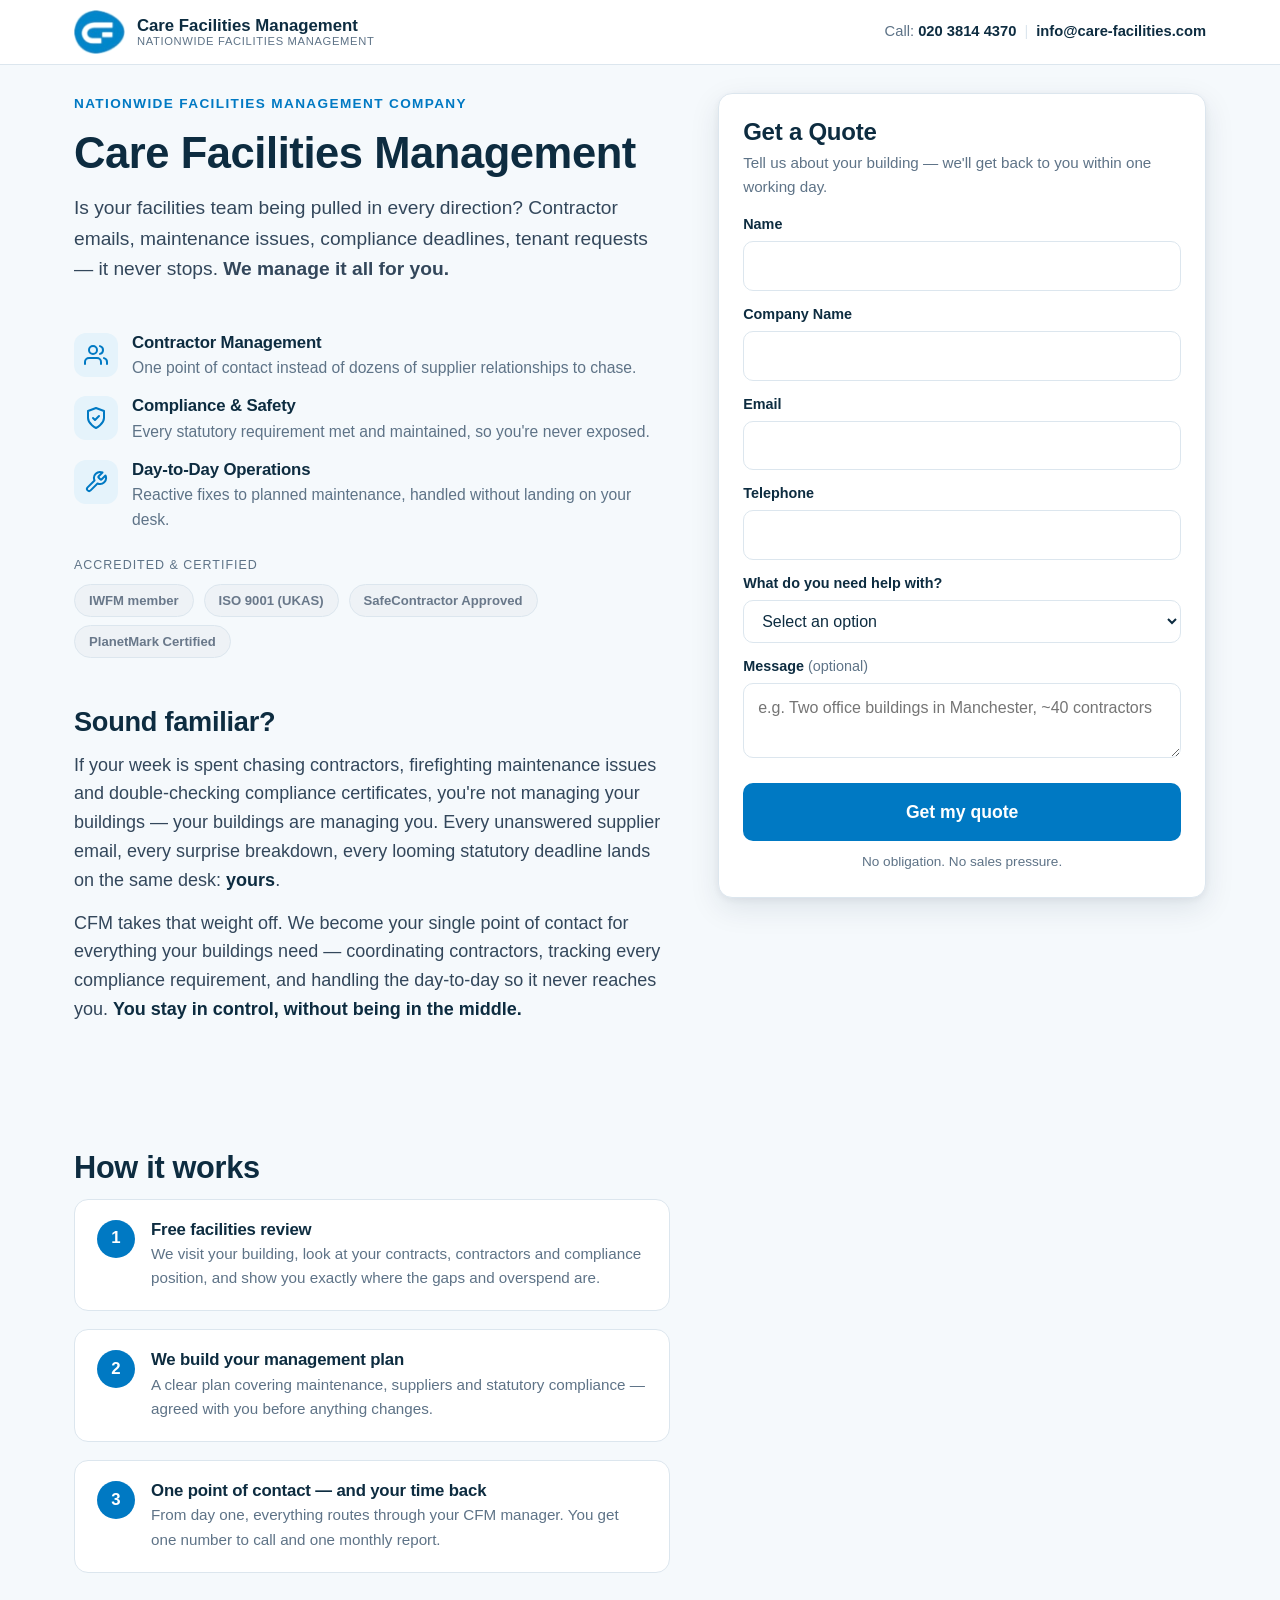
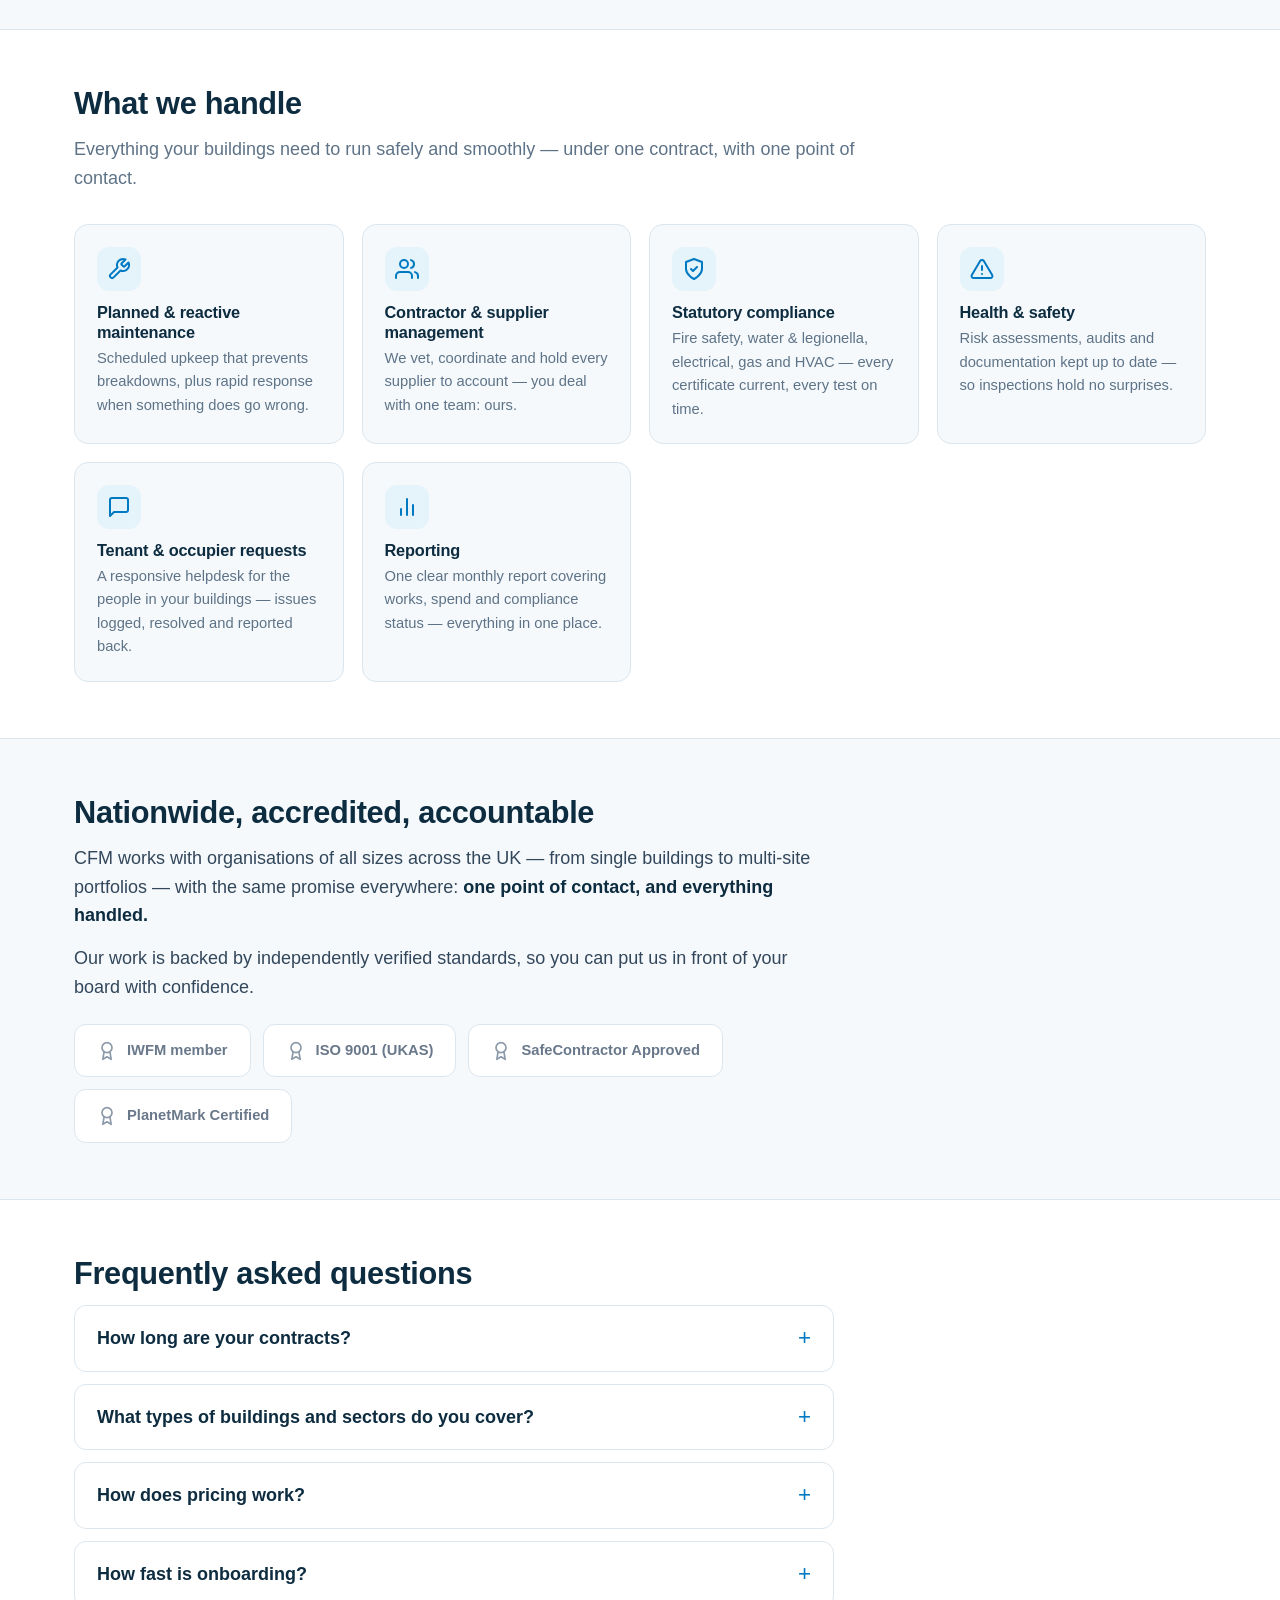
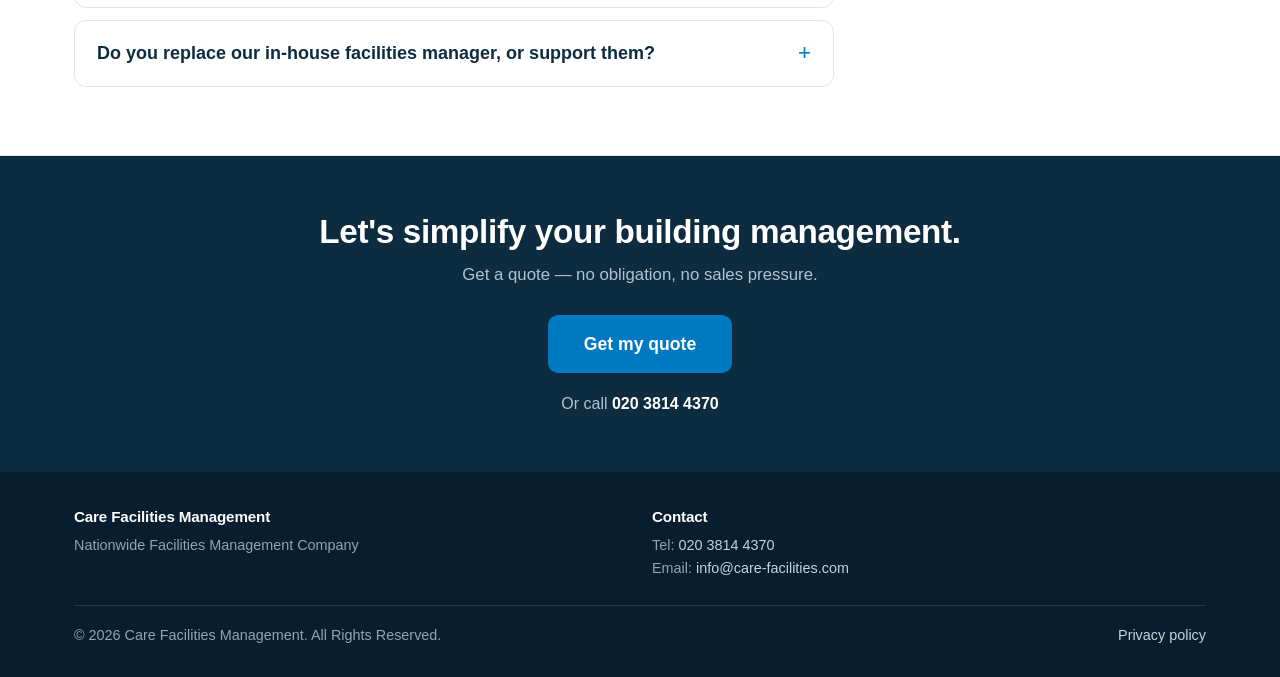
<file: index.html>
<!DOCTYPE html>
<html lang="en-GB">
<head>
<meta charset="UTF-8">
<meta name="viewport" content="width=device-width, initial-scale=1.0">
<title>Care Facilities Management | Nationwide Facilities Management Company</title>
<meta name="description" content="Is your facilities team being pulled in every direction? CFM manages contractors, compliance and day-to-day operations for you, nationwide. Get a quote today.">
<meta name="robots" content="noindex, follow"><!-- Landing page for paid traffic — remove noindex if you want it indexed -->
<meta property="og:title" content="Care Facilities Management | Nationwide Facilities Management Company">
<meta property="og:description" content="Contractor emails, maintenance issues, compliance deadlines, tenant requests — it never stops. We manage it all for you. Get a quote from CFM.">
<meta property="og:type" content="website">
<meta property="og:url" content="https://care-facilities.com/contact.html">
<meta name="theme-color" content="#0D2C40">
<script>document.documentElement.classList.add('js')</script>
<style>
/* ============================================================
   CFM Landing Page — single-file, no frameworks, no build step
   Brand accent: #0079C3 (CFM logo blue) · Navy #0D2C40 (headings/CTA)
   ============================================================ */
:root{
  --accent:#0079C3;          /* CFM brand blue — sampled from the logo */
  --accent-dark:#00629E;     /* hover shade of the brand blue */
  --accent-tint:#E5F3FB;     /* pale tint for icon chips */
  --navy:#0D2C40;            /* headings + final CTA band only */
  --ink:#33475B;             /* body text */
  --muted:#5E7387;
  --bg:#F5F9FC;
  --card:#FFFFFF;
  --border:#DCE6EE;
  --error:#C0392B;
  --success:#1E7B4D;
  --radius:14px;
  --shadow:0 10px 30px rgba(13,44,64,.10), 0 2px 8px rgba(13,44,64,.06);
}
*{margin:0;padding:0;box-sizing:border-box}
html{scroll-behavior:smooth}
@media (prefers-reduced-motion: reduce){
  html{scroll-behavior:auto}
  *,*::before,*::after{animation:none!important;transition:none!important}
}
body{
  font-family:-apple-system,BlinkMacSystemFont,"Segoe UI",Roboto,Helvetica,Arial,sans-serif,"Apple Color Emoji","Segoe UI Emoji";
  font-size:18px;line-height:1.6;color:var(--ink);background:var(--bg);
  -webkit-font-smoothing:antialiased;
}
h1,h2,h3{color:var(--navy);line-height:1.2;letter-spacing:-.01em}
a{color:var(--accent)}
img{max-width:100%;height:auto}
.container{max-width:1180px;margin:0 auto;padding:0 24px}

/* Focus visibility */
a:focus-visible,button:focus-visible,input:focus-visible,select:focus-visible,textarea:focus-visible,summary:focus-visible{
  outline:3px solid var(--accent);outline-offset:2px;border-radius:4px;
}

/* ---------- Top bar (logo + contact, no nav, no exit points) ---------- */
header{background:#fff;border-bottom:1px solid var(--border)}
.header-inner{
  display:flex;align-items:center;justify-content:space-between;gap:16px;
  padding:10px 24px;max-width:1180px;margin:0 auto;
}
.logo{display:flex;align-items:center;gap:12px;min-width:0}
/* logo.png is the CFM circular "CF" mark (transparent PNG, 2x for retina),
   shown beside the wordmark text. If the file is missing the text still shows. */
.logo img{height:44px;width:auto;display:block}
.logo-text{font-weight:700;color:var(--navy);font-size:1.05rem;line-height:1.15}
.logo-text small{display:block;font-weight:500;color:var(--muted);font-size:.7rem;letter-spacing:.06em;text-transform:uppercase}
.header-contact{font-size:.92rem;color:var(--muted);text-align:right;white-space:nowrap}
.header-contact a{color:var(--navy);text-decoration:none;font-weight:600}
.header-contact a:hover{color:var(--accent)}
.header-contact .sep{color:var(--border);margin:0 8px}

/* ---------- Hero / split layout ---------- */
.split{
  display:grid;gap:24px 48px;align-items:start;
  max-width:1180px;margin:0 auto;padding:28px 24px 56px;
  grid-template-columns:minmax(0,55fr) minmax(0,45fr);
  grid-template-areas:
    "intro    form"
    "benefits form"
    "below    form";
}
.hero-intro{grid-area:intro}
.hero-benefits{grid-area:benefits}
.below-hero{grid-area:below;padding-top:24px}
.form-col{grid-area:form;align-self:stretch}
.form-sticky{position:sticky;top:20px}

.kicker{color:var(--accent);font-weight:700;font-size:.85rem;letter-spacing:.1em;text-transform:uppercase;margin-bottom:12px}
.hero-intro h1{font-size:clamp(2rem,3.4vw,2.9rem);margin-bottom:14px}
.subhead{font-size:clamp(1.05rem,1.5vw,1.2rem);color:var(--ink);max-width:34em}

.benefits{list-style:none;margin-top:24px;display:grid;gap:16px}
.benefits li{display:flex;gap:14px;align-items:flex-start}
.benefit-icon{
  flex:none;width:44px;height:44px;border-radius:12px;
  background:var(--accent-tint);color:var(--accent);
  display:flex;align-items:center;justify-content:center;
}
.benefit-icon svg{width:24px;height:24px}
.benefits h3{font-size:1.05rem;margin-bottom:2px}
.benefits p{font-size:.98rem;color:var(--muted)}

/* Accreditation trust strip — real CFM accreditations only */
.trust-strip{margin-top:24px}
.trust-strip p{font-size:.78rem;letter-spacing:.08em;text-transform:uppercase;color:var(--muted);margin-bottom:8px}
.badges{display:flex;flex-wrap:wrap;gap:8px 10px;list-style:none}
.badges li{
  font-size:.82rem;font-weight:600;color:#69788A;
  background:#EEF2F6;border:1px solid var(--border);border-radius:999px;
  padding:5px 14px;white-space:nowrap;
}

/* ---------- Form card ---------- */
.form-card{
  background:var(--card);border-radius:var(--radius);box-shadow:var(--shadow);
  padding:24px;border:1px solid var(--border);
}
.form-card h2{font-size:1.5rem;margin-bottom:4px}
.form-sub{font-size:.95rem;color:var(--muted);margin-bottom:14px}
.field{margin-bottom:12px}
.field label{display:block;font-weight:600;font-size:.9rem;color:var(--navy);margin-bottom:5px}
.field .optional{font-weight:400;color:var(--muted)}
.field input,.field select,.field textarea{
  width:100%;font:inherit;font-size:1rem;color:var(--navy);
  padding:11px 14px;border:1.5px solid var(--border);border-radius:10px;background:#fff;
}
.field textarea{resize:vertical;min-height:60px}
.field input:focus,.field select:focus,.field textarea:focus{border-color:var(--accent)}
.field.invalid input,.field.invalid select{border-color:var(--error)}
.error-msg{display:none;color:var(--error);font-size:.85rem;margin-top:4px}
.field.invalid .error-msg{display:block}
.submit-btn{
  width:100%;font:inherit;font-size:1.1rem;font-weight:700;color:#fff;
  background:var(--accent);border:none;border-radius:10px;padding:15px 20px;
  cursor:pointer;margin-top:4px;transition:background .15s ease;
}
.submit-btn:hover{background:var(--accent-dark)}
.submit-btn[disabled]{opacity:.65;cursor:wait}
.microcopy{text-align:center;font-size:.85rem;color:var(--muted);margin-top:10px}
.form-error{
  display:none;background:#FDF0EE;border:1px solid #F2C4BD;color:var(--error);
  border-radius:10px;padding:12px 14px;font-size:.9rem;margin-top:12px;
}
.form-error.show{display:block}
.form-success{text-align:center;padding:26px 6px}
.form-success svg{width:56px;height:56px;color:var(--success);margin-bottom:14px}
.form-success h2{font-size:1.4rem;margin-bottom:8px}
.form-success p{color:var(--muted);font-size:.98rem}
.form-success .call-now{margin-top:12px;color:var(--ink)}
.form-success .call-now a{font-weight:700;text-decoration:none}

/* ---------- Below-hero sections ---------- */
section{padding:56px 0}
.section-title{font-size:clamp(1.5rem,2.4vw,2rem);margin-bottom:12px}
.section-lead{color:var(--muted);max-width:44em;margin-bottom:32px}

.pain h2{font-size:clamp(1.4rem,2.2vw,1.7rem);margin-bottom:12px}
.pain p{margin-bottom:14px;max-width:38em}
.pain strong{color:var(--navy)}

.steps{list-style:none;display:grid;gap:18px}
.steps li{
  background:#fff;border:1px solid var(--border);border-radius:var(--radius);
  padding:20px 22px;display:flex;gap:16px;align-items:flex-start;
}
.step-num{
  flex:none;width:38px;height:38px;border-radius:50%;
  background:var(--accent);color:#fff;font-weight:700;font-size:1.05rem;
  display:flex;align-items:center;justify-content:center;
}
.steps h3{font-size:1.05rem;margin-bottom:2px}
.steps p{font-size:.95rem;color:var(--muted)}

/* Services grid */
.band{background:#fff;border-top:1px solid var(--border);border-bottom:1px solid var(--border)}
.services-grid{display:grid;grid-template-columns:repeat(auto-fit,minmax(240px,1fr));gap:18px}
.service{
  background:var(--bg);border:1px solid var(--border);border-radius:var(--radius);padding:22px;
}
.service .benefit-icon{margin-bottom:12px}
.service h3{font-size:1.02rem;margin-bottom:4px}
.service p{font-size:.92rem;color:var(--muted)}

/* Nationwide / accreditations */
.nationwide{max-width:760px}
.nationwide p{margin-bottom:14px}
.nationwide strong{color:var(--navy)}
.badges-lg{display:flex;flex-wrap:wrap;gap:12px;list-style:none;margin-top:22px}
.badges-lg li{
  font-size:.92rem;font-weight:600;color:#69788A;
  background:#fff;border:1px solid var(--border);border-radius:12px;
  padding:14px 22px;display:flex;align-items:center;gap:10px;
}
.badges-lg svg{width:20px;height:20px;color:#8B99A9;flex:none}

/* FAQ */
.faq-list{max-width:760px}
.faq-list details{
  background:#fff;border:1px solid var(--border);border-radius:12px;margin-bottom:12px;
  overflow:hidden;
}
.faq-list summary{
  cursor:pointer;list-style:none;padding:18px 22px;font-weight:600;color:var(--navy);
  display:flex;justify-content:space-between;align-items:center;gap:14px;
}
.faq-list summary::-webkit-details-marker{display:none}
.faq-list summary::after{
  content:"+";font-size:1.4rem;font-weight:400;color:var(--accent);flex:none;line-height:1;
  transition:transform .2s ease;
}
.faq-list details[open] summary::after{transform:rotate(45deg)}
.faq-list details p{padding:0 22px 18px;color:var(--muted);font-size:.97rem}

/* Final CTA band */
.cta-band{background:var(--navy);text-align:center}
.cta-band h2{color:#fff;font-size:clamp(1.5rem,2.6vw,2.1rem);margin-bottom:10px}
.cta-band .cta-sub{color:#AFC3D2;margin-bottom:26px;font-size:1.05rem}
.cta-btn{
  display:inline-block;background:var(--accent);color:#fff;text-decoration:none;
  font-weight:700;font-size:1.1rem;padding:15px 36px;border-radius:10px;
  transition:background .15s ease;
}
.cta-btn:hover{background:var(--accent-dark)}
.cta-call{margin-top:18px;color:#AFC3D2;font-size:1rem}
.cta-call a{color:#fff;font-weight:700;text-decoration:none}

/* Footer */
footer{background:#081E2E;color:#8FA5B6;font-size:.9rem;padding:36px 0 30px}
.footer-grid{display:grid;grid-template-columns:repeat(auto-fit,minmax(220px,1fr));gap:24px}
.footer-grid h3{color:#fff;font-size:.95rem;margin-bottom:8px}
.footer-grid p{line-height:1.55}
footer a{color:#C2D3DF;text-decoration:none}
footer a:hover{text-decoration:underline}
.footer-bottom{
  margin-top:26px;padding-top:18px;border-top:1px solid rgba(255,255,255,.12);
  display:flex;flex-wrap:wrap;gap:10px 28px;justify-content:space-between;align-items:center;
}

/* Sticky mobile CTA bar — two actions: quote + call */
.sticky-cta{
  display:none;position:fixed;left:0;right:0;bottom:0;z-index:50;
  padding:10px 16px calc(10px + env(safe-area-inset-bottom));
  background:rgba(255,255,255,.96);border-top:1px solid var(--border);
  box-shadow:0 -6px 20px rgba(13,44,64,.12);
  transform:translateY(110%);transition:transform .25s ease;
}
.sticky-cta.show{transform:translateY(0)}
.sticky-cta-inner{display:flex;gap:10px}
.sticky-cta .quote-btn{
  flex:1;display:block;text-align:center;background:var(--accent);color:#fff;text-decoration:none;
  font-weight:700;font-size:1.05rem;padding:14px;border-radius:10px;
}
.sticky-cta .call-btn{
  flex:none;width:54px;display:flex;align-items:center;justify-content:center;
  background:#fff;color:var(--accent);border:2px solid var(--accent);border-radius:10px;
}
.sticky-cta .call-btn svg{width:22px;height:22px}

/* Scroll-in animation (fade-up; class + stagger set by IntersectionObserver;
   .js gating means no-JS visitors see everything; reduced-motion kills transitions above) */
.js .reveal{opacity:0;transform:translateY(14px);transition:opacity .5s ease-out,transform .5s ease-out}
.js .reveal.visible{opacity:1;transform:none}

/* ---------- Mobile ---------- */
@media (max-width: 900px){
  .split{
    grid-template-columns:1fr;
    grid-template-areas:"intro" "form" "benefits" "below";
    padding-top:24px;gap:26px;
  }
  .form-sticky{position:static}
  .hero-intro h1{font-size:2rem}
  section{padding:44px 0}
  .header-contact .email,.header-contact .sep{display:none} /* keep the top bar to one line on small screens */
  .logo img{height:36px}
  .logo-text{font-size:.92rem}
  .logo-text small{display:none}
  .sticky-cta{display:block}
  body.has-sticky-cta footer{padding-bottom:110px}
}
</style>
</head>
<body>

<header>
  <div class="header-inner">
    <!-- Logo: top-left only, deliberately NOT a link (no exit points on this landing page) -->
    <div class="logo">
      <img src="logo.png" alt="" width="51" height="44" onerror="this.style.display='none'">
      <span class="logo-text">Care Facilities Management<small>Nationwide Facilities Management</small></span>
    </div>
    <p class="header-contact">
      Call: <a href="tel:+442038144370">020 3814 4370</a><span class="sep">|</span><a class="email" href="mailto:info@care-facilities.com">info@care-facilities.com</a>
    </p>
  </div>
</header>

<main>
  <div class="split">

    <div class="hero-intro">
      <p class="kicker">Nationwide Facilities Management Company</p>
      <h1>Care Facilities Management</h1>
      <p class="subhead">Is your facilities team being pulled in every direction? Contractor emails, maintenance issues, compliance deadlines, tenant requests — it never stops. <strong>We manage it all for you.</strong></p>
    </div>

    <div class="hero-benefits">
      <ul class="benefits">
        <li>
          <span class="benefit-icon" aria-hidden="true">
            <svg viewBox="0 0 24 24" fill="none" stroke="currentColor" stroke-width="2" stroke-linecap="round" stroke-linejoin="round"><path d="M17 21v-2a4 4 0 0 0-4-4H5a4 4 0 0 0-4 4v2"/><circle cx="9" cy="7" r="4"/><path d="M23 21v-2a4 4 0 0 0-3-3.87"/><path d="M16 3.13a4 4 0 0 1 0 7.75"/></svg>
          </span>
          <div>
            <h3>Contractor Management</h3>
            <p>One point of contact instead of dozens of supplier relationships to chase.</p>
          </div>
        </li>
        <li>
          <span class="benefit-icon" aria-hidden="true">
            <svg viewBox="0 0 24 24" fill="none" stroke="currentColor" stroke-width="2" stroke-linecap="round" stroke-linejoin="round"><path d="M12 22s8-4 8-10V5l-8-3-8 3v7c0 6 8 10 8 10z"/><path d="m9 12 2 2 4-4"/></svg>
          </span>
          <div>
            <h3>Compliance &amp; Safety</h3>
            <p>Every statutory requirement met and maintained, so you're never exposed.</p>
          </div>
        </li>
        <li>
          <span class="benefit-icon" aria-hidden="true">
            <svg viewBox="0 0 24 24" fill="none" stroke="currentColor" stroke-width="2" stroke-linecap="round" stroke-linejoin="round"><path d="M14.7 6.3a1 1 0 0 0 0 1.4l1.6 1.6a1 1 0 0 0 1.4 0l3.77-3.77a6 6 0 0 1-7.94 7.94l-6.91 6.91a2.12 2.12 0 0 1-3-3l6.91-6.91a6 6 0 0 1 7.94-7.94l-3.76 3.76z"/></svg>
          </span>
          <div>
            <h3>Day-to-Day Operations</h3>
            <p>Reactive fixes to planned maintenance, handled without landing on your desk.</p>
          </div>
        </li>
      </ul>
      <!-- Real CFM accreditations only — do not add others -->
      <div class="trust-strip">
        <p>Accredited &amp; certified</p>
        <ul class="badges">
          <li>IWFM member</li>
          <li>ISO 9001 (UKAS)</li>
          <li>SafeContractor Approved</li>
          <li>PlanetMark Certified</li>
        </ul>
      </div>
    </div>

    <!-- ============ FORM ============ -->
    <div class="form-col">
      <div class="form-sticky">
        <div class="form-card" id="lead-form-card">
          <form id="lead-form" novalidate>
            <h2 id="form-heading">Get a Quote</h2>
            <p class="form-sub">Tell us about your building — we'll get back to you within one working day.</p>

            <div class="field">
              <label for="name">Name</label>
              <input type="text" id="name" name="name" autocomplete="name" required>
              <p class="error-msg" id="name-error">Please enter your name.</p>
            </div>

            <div class="field">
              <label for="company">Company Name</label>
              <input type="text" id="company" name="company" autocomplete="organization" required>
              <p class="error-msg" id="company-error">Please enter your company name.</p>
            </div>

            <div class="field">
              <label for="email">Email</label>
              <input type="email" id="email" name="email" autocomplete="email" inputmode="email" required>
              <p class="error-msg" id="email-error">Please enter a valid email address.</p>
            </div>

            <div class="field">
              <label for="phone">Telephone</label>
              <input type="tel" id="phone" name="phone" autocomplete="tel" inputmode="tel" required>
              <p class="error-msg" id="phone-error">Please enter your telephone number.</p>
            </div>

            <div class="field">
              <label for="help">What do you need help with?</label>
              <select id="help" name="help" required>
                <option value="" selected disabled>Select an option</option>
                <option>Contractor management</option>
                <option>Compliance &amp; safety</option>
                <option>Full facilities management</option>
                <option>Something else</option>
              </select>
              <p class="error-msg" id="help-error">Please choose an option.</p>
            </div>

            <div class="field">
              <label for="message">Message <span class="optional">(optional)</span></label>
              <textarea id="message" name="message" rows="2" placeholder="e.g. Two office buildings in Manchester, ~40 contractors"></textarea>
            </div>

            <!-- Hidden attribution fields — populated from URL params by JS below -->
            <input type="hidden" name="utm_source" id="utm_source">
            <input type="hidden" name="utm_medium" id="utm_medium">
            <input type="hidden" name="utm_campaign" id="utm_campaign">
            <input type="hidden" name="li_fat_id" id="li_fat_id">

            <button type="submit" class="submit-btn" id="submit-btn">Get my quote</button>
            <p class="microcopy">No obligation. No sales pressure.</p>
            <p class="form-error" id="form-error" role="alert">Sorry — something went wrong sending your details. Please try again, or call us on <a href="tel:+442038144370">020 3814 4370</a>.</p>
          </form>

          <!-- Success state (shown by JS after successful submit) -->
          <div class="form-success" id="form-success" hidden role="status">
            <svg viewBox="0 0 24 24" fill="none" stroke="currentColor" stroke-width="2" stroke-linecap="round" stroke-linejoin="round" aria-hidden="true"><path d="M22 11.08V12a10 10 0 1 1-5.93-9.14"/><path d="m9 11 3 3L22 4"/></svg>
            <h2>Thank you — we've got it.</h2>
            <p>One of our team will get back to you within one working day with your quote.</p>
            <p class="call-now">Or call us now on <a href="tel:+442038144370">020 3814 4370</a></p>
          </div>
        </div>
      </div>
    </div>

    <!-- ============ Pain → relief + How it works (share the column so the form stays sticky alongside) ============ -->
    <div class="below-hero">

      <section class="pain reveal" style="padding-top:0">
        <h2>Sound familiar?</h2>
        <p>If your week is spent chasing contractors, firefighting maintenance issues and double-checking compliance certificates, you're not managing your buildings — your buildings are managing you. Every unanswered supplier email, every surprise breakdown, every looming statutory deadline lands on the same desk: <strong>yours</strong>.</p>
        <p>CFM takes that weight off. We become your single point of contact for everything your buildings need — coordinating contractors, tracking every compliance requirement, and handling the day-to-day so it never reaches you. <strong>You stay in control, without being in the middle.</strong></p>
      </section>

      <section class="reveal" style="padding-bottom:0">
        <h2 class="section-title">How it works</h2>
        <ol class="steps">
          <li>
            <span class="step-num" aria-hidden="true">1</span>
            <div>
              <h3>Free facilities review</h3>
              <p>We visit your building, look at your contracts, contractors and compliance position, and show you exactly where the gaps and overspend are.</p>
            </div>
          </li>
          <li>
            <span class="step-num" aria-hidden="true">2</span>
            <div>
              <h3>We build your management plan</h3>
              <p>A clear plan covering maintenance, suppliers and statutory compliance — agreed with you before anything changes.</p>
            </div>
          </li>
          <li>
            <span class="step-num" aria-hidden="true">3</span>
            <div>
              <h3>One point of contact — and your time back</h3>
              <p>From day one, everything routes through your CFM manager. You get one number to call and one monthly report.</p>
            </div>
          </li>
        </ol>
      </section>

    </div>
  </div>

  <!-- ============ What we handle ============ -->
  <section class="band">
    <div class="container reveal">
      <h2 class="section-title">What we handle</h2>
      <p class="section-lead">Everything your buildings need to run safely and smoothly — under one contract, with one point of contact.</p>
      <div class="services-grid">
        <div class="service">
          <span class="benefit-icon" aria-hidden="true"><svg viewBox="0 0 24 24" fill="none" stroke="currentColor" stroke-width="2" stroke-linecap="round" stroke-linejoin="round"><path d="M14.7 6.3a1 1 0 0 0 0 1.4l1.6 1.6a1 1 0 0 0 1.4 0l3.77-3.77a6 6 0 0 1-7.94 7.94l-6.91 6.91a2.12 2.12 0 0 1-3-3l6.91-6.91a6 6 0 0 1 7.94-7.94l-3.76 3.76z"/></svg></span>
          <h3>Planned &amp; reactive maintenance</h3>
          <p>Scheduled upkeep that prevents breakdowns, plus rapid response when something does go wrong.</p>
        </div>
        <div class="service">
          <span class="benefit-icon" aria-hidden="true"><svg viewBox="0 0 24 24" fill="none" stroke="currentColor" stroke-width="2" stroke-linecap="round" stroke-linejoin="round"><path d="M17 21v-2a4 4 0 0 0-4-4H5a4 4 0 0 0-4 4v2"/><circle cx="9" cy="7" r="4"/><path d="M23 21v-2a4 4 0 0 0-3-3.87"/><path d="M16 3.13a4 4 0 0 1 0 7.75"/></svg></span>
          <h3>Contractor &amp; supplier management</h3>
          <p>We vet, coordinate and hold every supplier to account — you deal with one team: ours.</p>
        </div>
        <div class="service">
          <span class="benefit-icon" aria-hidden="true"><svg viewBox="0 0 24 24" fill="none" stroke="currentColor" stroke-width="2" stroke-linecap="round" stroke-linejoin="round"><path d="M12 22s8-4 8-10V5l-8-3-8 3v7c0 6 8 10 8 10z"/><path d="m9 12 2 2 4-4"/></svg></span>
          <h3>Statutory compliance</h3>
          <p>Fire safety, water &amp; legionella, electrical, gas and HVAC — every certificate current, every test on time.</p>
        </div>
        <div class="service">
          <span class="benefit-icon" aria-hidden="true"><svg viewBox="0 0 24 24" fill="none" stroke="currentColor" stroke-width="2" stroke-linecap="round" stroke-linejoin="round"><path d="M10.29 3.86 1.82 18a2 2 0 0 0 1.71 3h16.94a2 2 0 0 0 1.71-3L13.71 3.86a2 2 0 0 0-3.42 0z"/><line x1="12" y1="9" x2="12" y2="13"/><line x1="12" y1="17" x2="12.01" y2="17"/></svg></span>
          <h3>Health &amp; safety</h3>
          <p>Risk assessments, audits and documentation kept up to date — so inspections hold no surprises.</p>
        </div>
        <div class="service">
          <span class="benefit-icon" aria-hidden="true"><svg viewBox="0 0 24 24" fill="none" stroke="currentColor" stroke-width="2" stroke-linecap="round" stroke-linejoin="round"><path d="M21 15a2 2 0 0 1-2 2H7l-4 4V5a2 2 0 0 1 2-2h14a2 2 0 0 1 2 2z"/></svg></span>
          <h3>Tenant &amp; occupier requests</h3>
          <p>A responsive helpdesk for the people in your buildings — issues logged, resolved and reported back.</p>
        </div>
        <div class="service">
          <span class="benefit-icon" aria-hidden="true"><svg viewBox="0 0 24 24" fill="none" stroke="currentColor" stroke-width="2" stroke-linecap="round" stroke-linejoin="round"><line x1="18" y1="20" x2="18" y2="10"/><line x1="12" y1="20" x2="12" y2="4"/><line x1="6" y1="20" x2="6" y2="14"/></svg></span>
          <h3>Reporting</h3>
          <p>One clear monthly report covering works, spend and compliance status — everything in one place.</p>
        </div>
      </div>
    </div>
  </section>

  <!-- ============ Nationwide, accredited, accountable ============ -->
  <section>
    <div class="container reveal">
      <h2 class="section-title">Nationwide, accredited, accountable</h2>
      <div class="nationwide">
        <p>CFM works with organisations of all sizes across the UK — from single buildings to multi-site portfolios — with the same promise everywhere: <strong>one point of contact, and everything handled.</strong></p>
        <p>Our work is backed by independently verified standards, so you can put us in front of your board with confidence.</p>
        <ul class="badges-lg">
          <li><svg viewBox="0 0 24 24" fill="none" stroke="currentColor" stroke-width="2" stroke-linecap="round" stroke-linejoin="round" aria-hidden="true"><circle cx="12" cy="8" r="6"/><path d="M15.5 13 17 22l-5-3-5 3 1.5-9"/></svg>IWFM member</li>
          <li><svg viewBox="0 0 24 24" fill="none" stroke="currentColor" stroke-width="2" stroke-linecap="round" stroke-linejoin="round" aria-hidden="true"><circle cx="12" cy="8" r="6"/><path d="M15.5 13 17 22l-5-3-5 3 1.5-9"/></svg>ISO 9001 (UKAS)</li>
          <li><svg viewBox="0 0 24 24" fill="none" stroke="currentColor" stroke-width="2" stroke-linecap="round" stroke-linejoin="round" aria-hidden="true"><circle cx="12" cy="8" r="6"/><path d="M15.5 13 17 22l-5-3-5 3 1.5-9"/></svg>SafeContractor Approved</li>
          <li><svg viewBox="0 0 24 24" fill="none" stroke="currentColor" stroke-width="2" stroke-linecap="round" stroke-linejoin="round" aria-hidden="true"><circle cx="12" cy="8" r="6"/><path d="M15.5 13 17 22l-5-3-5 3 1.5-9"/></svg>PlanetMark Certified</li>
        </ul>
      </div>
    </div>
  </section>

  <!-- ============ FAQ ============ -->
  <section class="band">
    <div class="container reveal">
      <h2 class="section-title">Frequently asked questions</h2>
      <div class="faq-list">
        <details>
          <summary>How long are your contracts?</summary>
          <p>We work on flexible terms agreed around your needs — typically an initial 12-month agreement with a straightforward notice period. We'd rather keep your business by performing than by locking you in.</p>
        </details>
        <details>
          <summary>What types of buildings and sectors do you cover?</summary>
          <p>We work with organisations of all sizes across the UK — offices, retail, industrial and business parks, shopping centres and warehouses, from single buildings to multi-site portfolios. If you're not sure whether your building fits, ask in the form — the review is free either way.</p>
        </details>
        <details>
          <summary>How does pricing work?</summary>
          <p>After your free facilities review, we quote a fixed monthly management fee based on your buildings and scope. Contractor and works costs are passed through transparently — you see every invoice, with no hidden mark-ups.</p>
        </details>
        <details>
          <summary>How fast is onboarding?</summary>
          <p>Most clients are fully onboarded within 4–6 weeks of the review. We take over supplier relationships and compliance records in stages so nothing gets dropped during handover.</p>
        </details>
        <details>
          <summary>Do you replace our in-house facilities manager, or support them?</summary>
          <p>Either. Many clients keep an in-house FM who uses us as their delivery arm — we handle the chasing, compliance and contractors so they can focus on strategy. Others outsource the function entirely. The review will show you which model fits.</p>
        </details>
      </div>
    </div>
  </section>

  <!-- ============ Final CTA ============ -->
  <section class="cta-band">
    <div class="container reveal">
      <h2>Let's simplify your building management.</h2>
      <p class="cta-sub">Get a quote — no obligation, no sales pressure.</p>
      <a class="cta-btn" href="#lead-form-card">Get my quote</a>
      <p class="cta-call">Or call <a href="tel:+442038144370">020 3814 4370</a></p>
    </div>
  </section>
</main>

<footer>
  <div class="container">
    <div class="footer-grid">
      <div>
        <h3>Care Facilities Management</h3>
        <p>Nationwide Facilities Management Company</p>
      </div>
      <div>
        <h3>Contact</h3>
        <p>Tel: <a href="tel:+442038144370">020 3814 4370</a><br>Email: <a href="mailto:info@care-facilities.com">info@care-facilities.com</a></p>
      </div>
    </div>
    <div class="footer-bottom">
      <span>© 2026 Care Facilities Management. All Rights Reserved.</span>
      <!-- Replace # with the real privacy policy URL -->
      <a href="#">Privacy policy</a>
    </div>
  </div>
</footer>

<!-- Sticky mobile CTA bar — appears once the user scrolls past the form -->
<div class="sticky-cta" id="sticky-cta" aria-hidden="true">
  <div class="sticky-cta-inner">
    <a class="quote-btn" href="#lead-form-card">Get a quote</a>
    <a class="call-btn" href="tel:+442038144370" aria-label="Call 020 3814 4370">
      <svg viewBox="0 0 24 24" fill="none" stroke="currentColor" stroke-width="2" stroke-linecap="round" stroke-linejoin="round" aria-hidden="true"><path d="M22 16.92v3a2 2 0 0 1-2.18 2 19.79 19.79 0 0 1-8.63-3.07 19.5 19.5 0 0 1-6-6 19.79 19.79 0 0 1-3.07-8.67A2 2 0 0 1 4.11 2h3a2 2 0 0 1 2 1.72 12.84 12.84 0 0 0 .7 2.81 2 2 0 0 1-.45 2.11L8.09 9.91a16 16 0 0 0 6 6l1.27-1.27a2 2 0 0 1 2.11-.45 12.84 12.84 0 0 0 2.81.7A2 2 0 0 1 22 16.92z"/></svg>
    </a>
  </div>
</div>

<script>
(function () {
  'use strict';

  var reduceMotion = window.matchMedia('(prefers-reduced-motion: reduce)').matches;

  /* ---------- 1. Capture ad attribution from the URL into hidden fields ---------- */
  var params = new URLSearchParams(window.location.search);
  ['utm_source', 'utm_medium', 'utm_campaign', 'li_fat_id'].forEach(function (key) {
    var el = document.getElementById(key);
    if (el) el.value = params.get(key) || '';
  });

  /* ---------- 2. Form validation + submit ---------- */
  var form = document.getElementById('lead-form');
  var successEl = document.getElementById('form-success');
  var formError = document.getElementById('form-error');
  var submitBtn = document.getElementById('submit-btn');

  var validators = {
    name:    function (v) { return v.trim().length > 0; },
    company: function (v) { return v.trim().length > 0; },
    email:   function (v) { return /^[^\s@]+@[^\s@]+\.[^\s@]+$/.test(v.trim()); },
    phone:   function (v) { return v.replace(/[^0-9+]/g, '').length >= 7; },
    help:    function (v) { return v !== ''; }
  };

  function validateField(id) {
    var input = document.getElementById(id);
    var ok = validators[id](input.value);
    input.closest('.field').classList.toggle('invalid', !ok);
    input.setAttribute('aria-invalid', ok ? 'false' : 'true');
    if (!ok) input.setAttribute('aria-describedby', id + '-error');
    return ok;
  }

  // Inline validation: check each field when the user leaves it
  Object.keys(validators).forEach(function (id) {
    var input = document.getElementById(id);
    input.addEventListener('blur', function () { validateField(id); });
    input.addEventListener('input', function () {
      if (input.closest('.field').classList.contains('invalid')) validateField(id);
    });
  });

  form.addEventListener('submit', function (e) {
    e.preventDefault();
    formError.classList.remove('show');

    var allValid = Object.keys(validators)
      .map(validateField)
      .every(Boolean);

    if (!allValid) {
      var firstInvalid = form.querySelector('.field.invalid input, .field.invalid select');
      if (firstInvalid) firstInvalid.focus();
      return;
    }

    var data = {};
    new FormData(form).forEach(function (value, key) { data[key] = value; });

    submitBtn.disabled = true;
    submitBtn.textContent = 'Sending…';

    /* ============================================================
       LEAD ENDPOINT — swap this URL for your real destination:
         • Formspree:  fetch('https://formspree.io/f/YOUR_FORM_ID', …)
         • HubSpot:    POST to your HubSpot Forms API URL
         • Own CRM:    point at your CRM's lead-capture endpoint
       The payload is a flat JSON object containing every form field
       plus utm_source / utm_medium / utm_campaign / li_fat_id.
       ============================================================ */
    fetch('/api/lead', {
      method: 'POST',
      headers: { 'Content-Type': 'application/json' },
      body: JSON.stringify(data)
    })
      .then(function (res) {
        if (!res.ok) throw new Error('Bad response: ' + res.status);
        // Success: replace the form with the thank-you message
        form.hidden = true;
        successEl.hidden = false;
        hideStickyCta();
        successEl.setAttribute('tabindex', '-1');
        successEl.focus();
      })
      .catch(function (err) {
        console.error('Lead submit failed:', err);
        formError.classList.add('show');
        submitBtn.disabled = false;
        submitBtn.textContent = 'Get my quote';
      });
  });

  /* ---------- 3. Smooth-scroll with easing for all anchor/CTA jumps ---------- */
  function smoothScrollTo(targetY, duration) {
    var startY = window.pageYOffset;
    var diff = targetY - startY;
    var start;
    function easeInOutCubic(t) { return t < 0.5 ? 4 * t * t * t : 1 - Math.pow(-2 * t + 2, 3) / 2; }
    function step(ts) {
      if (start === undefined) start = ts;
      var t = Math.min((ts - start) / duration, 1);
      window.scrollTo({ top: startY + diff * easeInOutCubic(t), behavior: 'instant' });
      if (t < 1) requestAnimationFrame(step);
    }
    requestAnimationFrame(step);
  }

  document.addEventListener('click', function (e) {
    var link = e.target.closest('a[href^="#"]');
    if (!link) return;
    var hash = link.getAttribute('href');
    if (hash === '#') return; // placeholder links (e.g. privacy policy) — leave alone
    var target = document.querySelector(hash);
    if (!target) return;
    e.preventDefault();
    var top = target.getBoundingClientRect().top + window.pageYOffset - 16;
    if (reduceMotion) {
      window.scrollTo(0, top); // jump, no animation
    } else {
      smoothScrollTo(top, 600);
    }
  });

  /* ---------- 4. Sticky mobile CTA — show after scrolling past the form ---------- */
  var stickyCta = document.getElementById('sticky-cta');
  var formCard = document.getElementById('lead-form-card');
  var formSubmitted = false;

  function hideStickyCta() {
    formSubmitted = true;
    stickyCta.classList.remove('show');
    stickyCta.setAttribute('aria-hidden', 'true');
    document.body.classList.remove('has-sticky-cta');
  }

  if ('IntersectionObserver' in window) {
    var ctaObserver = new IntersectionObserver(function (entries) {
      var entry = entries[0];
      // Show the bar only when the form has scrolled up out of view
      var passed = !entry.isIntersecting && entry.boundingClientRect.top < 0;
      var show = passed && !formSubmitted;
      stickyCta.classList.toggle('show', show);
      stickyCta.setAttribute('aria-hidden', show ? 'false' : 'true');
      document.body.classList.toggle('has-sticky-cta', show);
    }, { threshold: 0 });
    ctaObserver.observe(formCard);
  }

  /* ---------- 5. Fade-up scroll-in reveals with a small stagger (GPU-friendly:
                  transform/opacity only; skipped entirely for reduced motion) ---------- */
  var reveals = document.querySelectorAll('.reveal');
  if (reduceMotion || !('IntersectionObserver' in window)) {
    reveals.forEach(function (el) { el.classList.add('visible'); });
  } else {
    var revealObserver = new IntersectionObserver(function (entries) {
      entries
        .filter(function (entry) { return entry.isIntersecting; })
        .forEach(function (entry, i) {
          entry.target.style.transitionDelay = (i * 80) + 'ms';
          entry.target.classList.add('visible');
          revealObserver.unobserve(entry.target);
        });
    }, { threshold: 0.12 });
    reveals.forEach(function (el) { revealObserver.observe(el); });
  }
})();
</script>
</body>
</html>
</file>
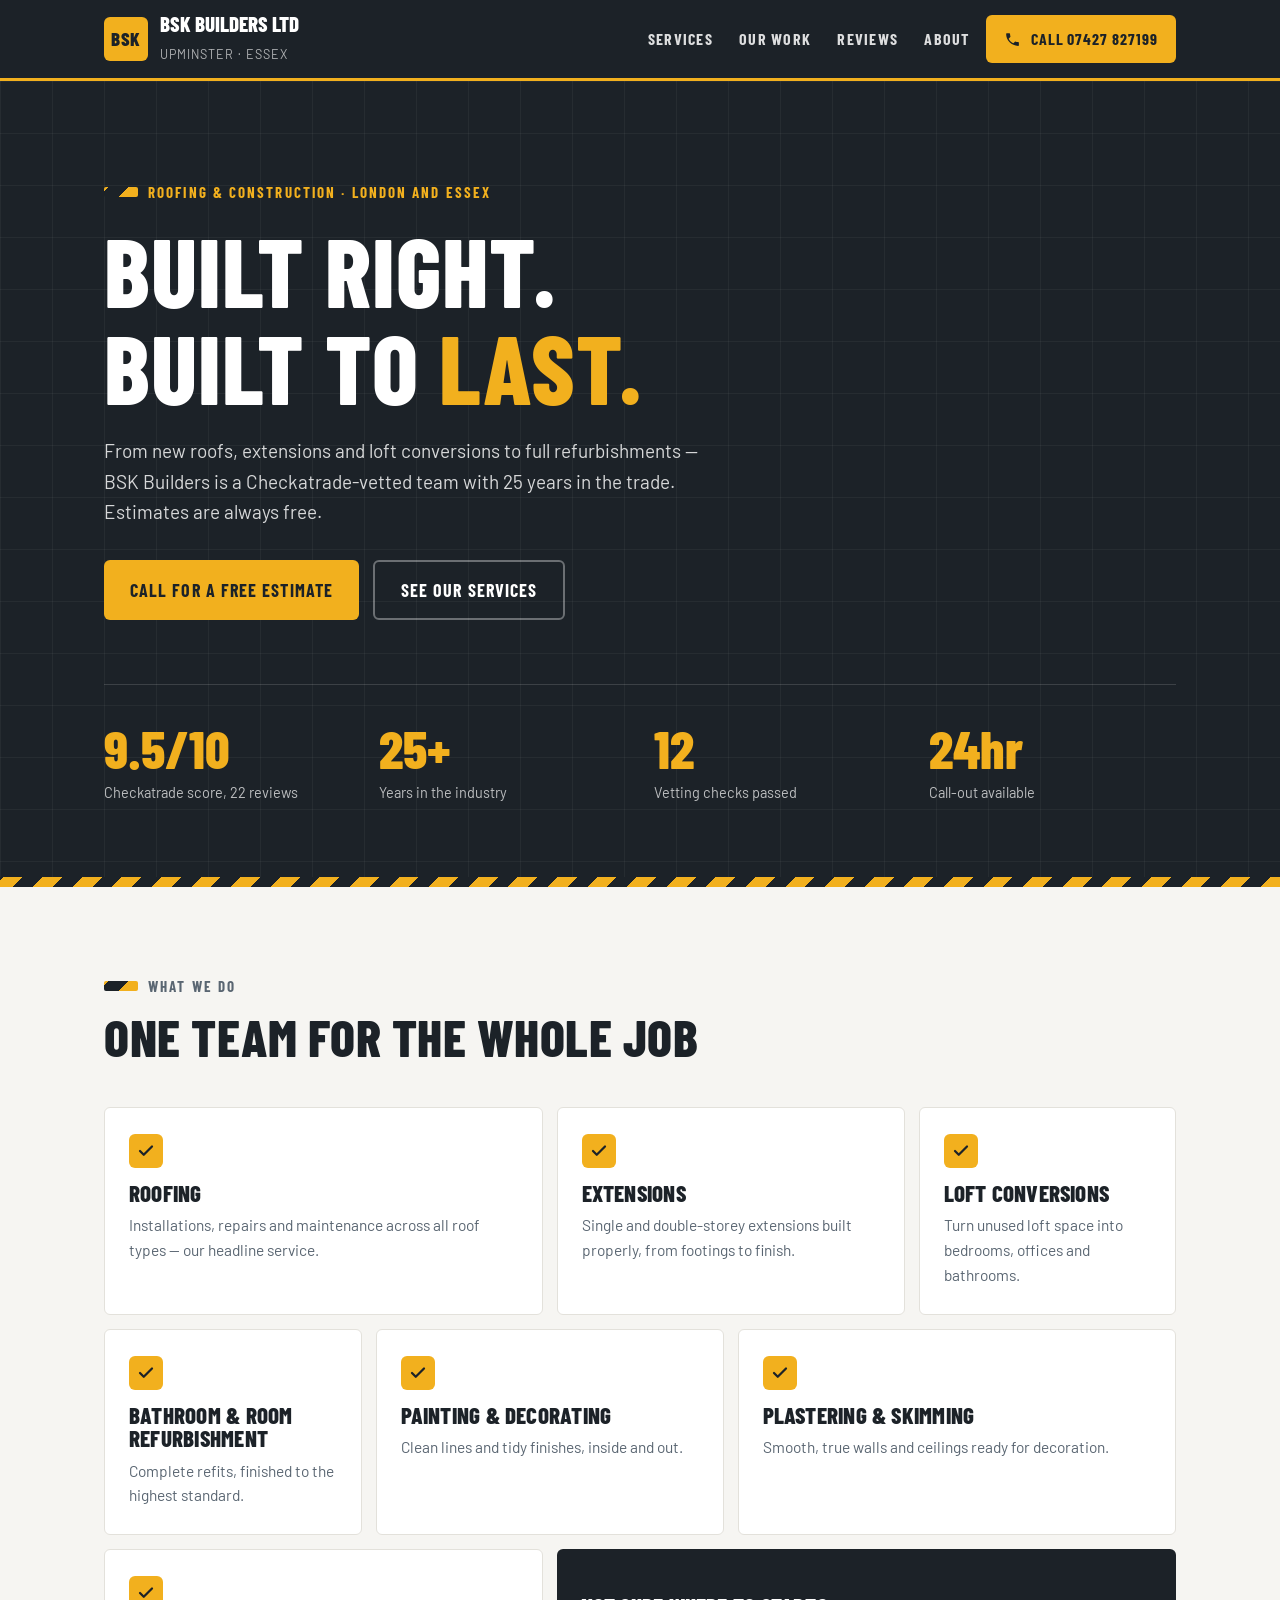
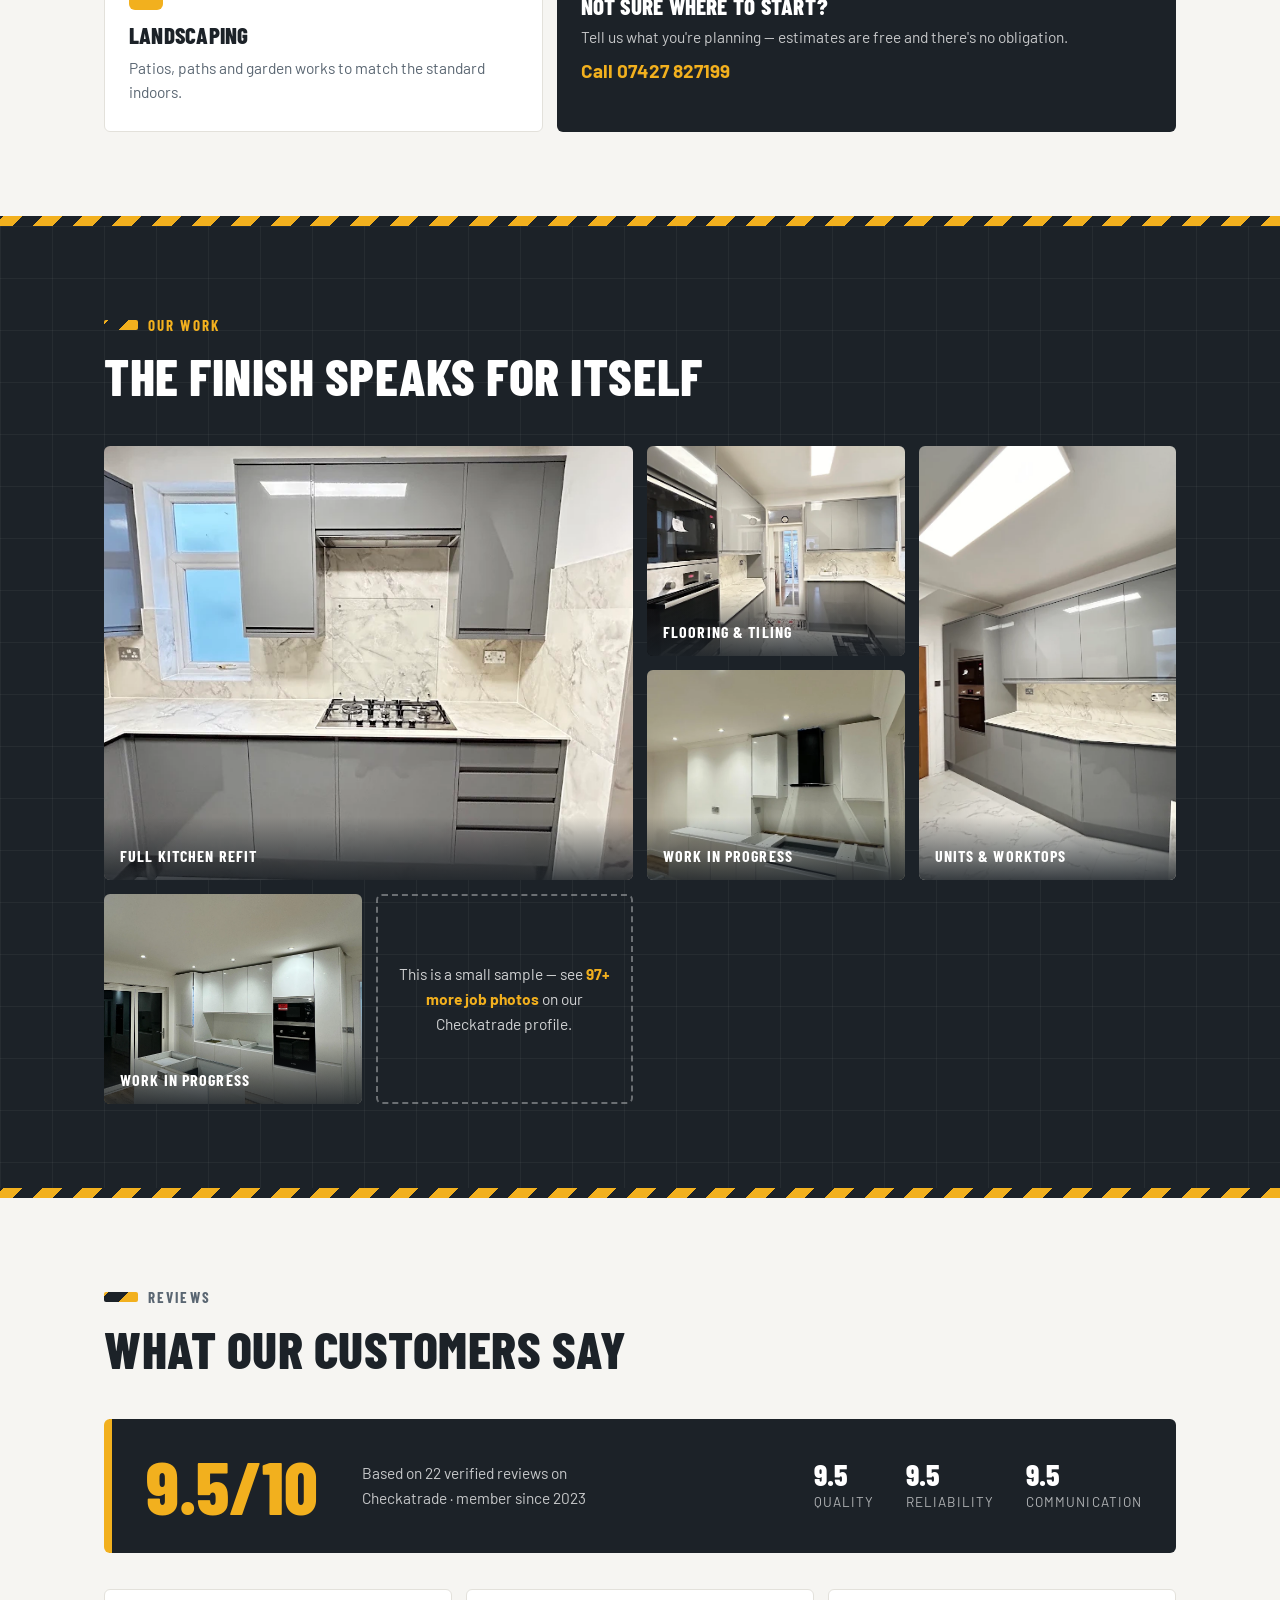
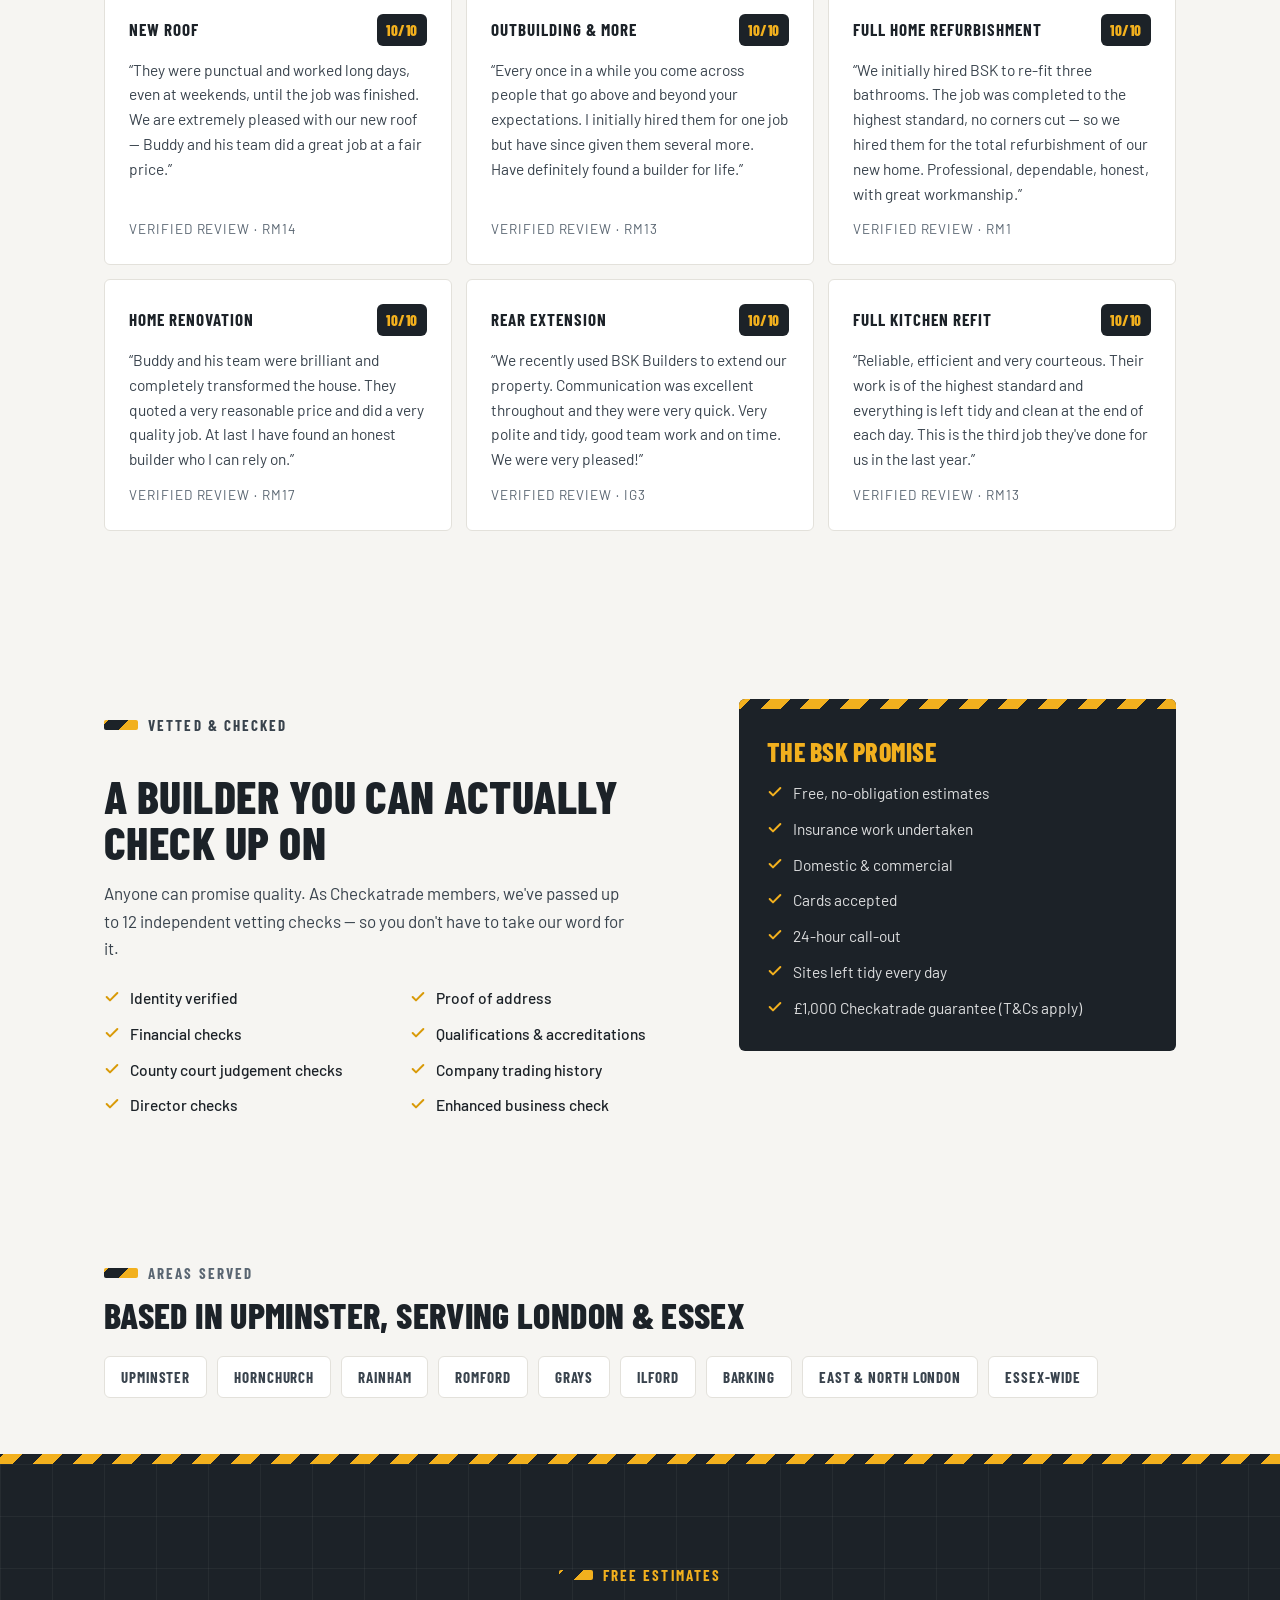
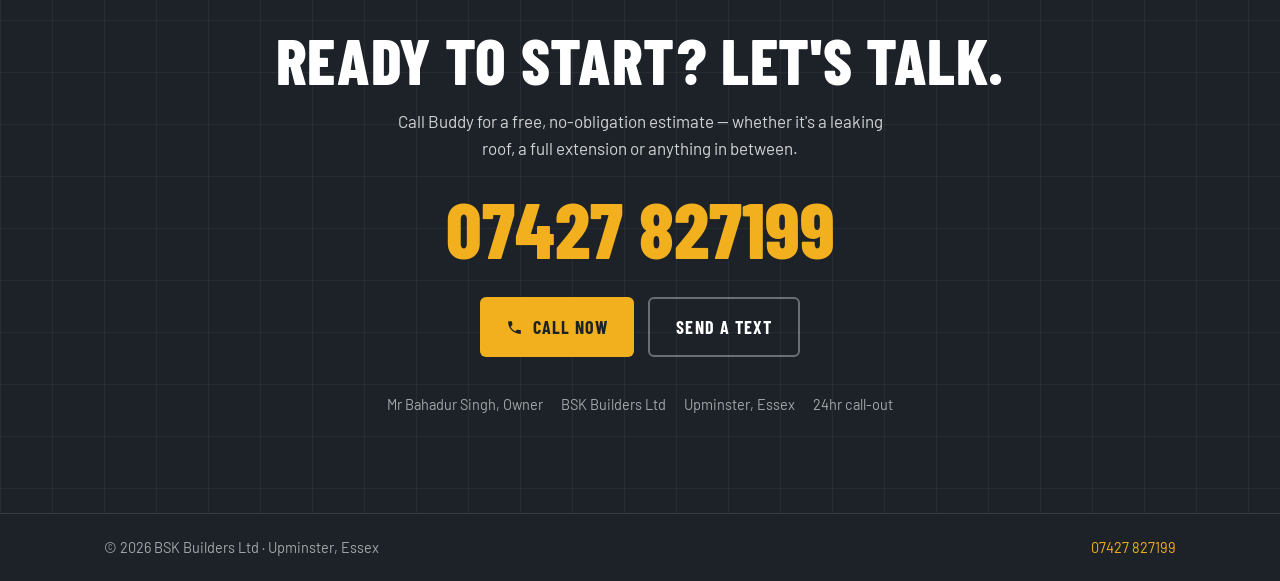
<file: bsk/index.html>
<!DOCTYPE html>
<html lang="en-GB">
<head>
<meta charset="UTF-8">
<meta name="viewport" content="width=device-width, initial-scale=1.0">
<title>BSK Builders Ltd — Roofing, Extensions &amp; Refurbishment | Upminster, Essex</title>
<meta name="description" content="Roofing and construction specialists in Upminster, serving London & Essex. 25+ years' experience, 9.5/10 on Checkatrade from 22 verified reviews. Free estimates — call 07427 827199.">
<meta property="og:title" content="BSK Builders Ltd — Roofing, Extensions & Refurbishment | Upminster, Essex">
<meta property="og:description" content="Checkatrade-vetted builders in Upminster. Roofing, extensions, loft conversions and refurbishment across London & Essex. Free estimates — call 07427 827199.">
<meta property="og:type" content="website">
<meta name="theme-color" content="#1c2228">
<link rel="preconnect" href="https://fonts.googleapis.com">
<link rel="preconnect" href="https://fonts.gstatic.com" crossorigin>
<link href="https://fonts.googleapis.com/css2?family=Barlow+Condensed:wght@700;800&family=Barlow:wght@400;500;600;700&display=swap" rel="stylesheet">
<script>document.documentElement.classList.add('js')</script>
<script type="application/ld+json">
{
  "@context": "https://schema.org",
  "@type": "GeneralContractor",
  "name": "BSK Builders Ltd",
  "telephone": "+447427827199",
  "address": {
    "@type": "PostalAddress",
    "addressLocality": "Upminster",
    "addressRegion": "Essex",
    "addressCountry": "GB"
  },
  "areaServed": ["Upminster", "Hornchurch", "Rainham", "Romford", "Grays", "Ilford", "Barking", "East London", "North London", "Essex"],
  "aggregateRating": {
    "@type": "AggregateRating",
    "ratingValue": "9.5",
    "bestRating": "10",
    "reviewCount": "22"
  }
}
</script>
<style>
/* ============================================================
   BSK Builders — one-page site. No frameworks, no build step.
   Aesthetic: industrial site-signage / builder's hoarding board.
   ============================================================ */
:root{
  --ink:#1c2228;
  --ink-soft:#39434d;
  --zinc:#5a6672;
  --paper:#f6f5f2;
  --white:#ffffff;
  --amber:#f2b01e;
  --amber-deep:#d99a08;
  --line:#e3e1db;
  --radius:6px;
  --hazard:repeating-linear-gradient(-45deg, var(--amber) 0 14px, var(--ink) 14px 28px);
}
*{margin:0;padding:0;box-sizing:border-box}
html{scroll-padding-top:84px}
@media (prefers-reduced-motion: no-preference){
  html{scroll-behavior:smooth}
}
body{
  font-family:'Barlow',system-ui,sans-serif;
  font-size:17px;line-height:1.6;
  color:var(--ink);background:var(--paper);
  -webkit-font-smoothing:antialiased;
}
img{max-width:100%;display:block}
a{color:inherit}
:focus-visible{outline:3px solid var(--amber);outline-offset:2px}

h1,h2,h3{
  font-family:'Barlow Condensed','Arial Narrow',sans-serif;
  font-weight:800;text-transform:uppercase;line-height:1.02;
  letter-spacing:.01em;
}

/* Eyebrow label + hazard stripe chip */
.eyebrow{
  display:inline-flex;align-items:center;gap:10px;
  font-family:'Barlow Condensed','Arial Narrow',sans-serif;font-weight:700;
  text-transform:uppercase;letter-spacing:.14em;font-size:15px;
  color:var(--zinc);
}
.eyebrow::before{
  content:"";width:34px;height:10px;border-radius:2px;
  background:var(--hazard);flex:none;
}
.dark .eyebrow{color:var(--amber)}

/* Hazard divider bars between major sections */
.hazard-bar{height:10px;background:var(--hazard)}

/* Dark sections + blueprint grid overlay */
.dark{background:var(--ink);color:var(--white);position:relative}
.dark::before{
  content:"";position:absolute;inset:0;pointer-events:none;
  background-image:
    linear-gradient(rgba(255,255,255,.045) 1px, transparent 1px),
    linear-gradient(90deg, rgba(255,255,255,.045) 1px, transparent 1px);
  background-size:52px 52px;
}
.dark > .wrap{position:relative;z-index:1}

.wrap{max-width:1120px;margin:0 auto;padding:0 24px}
section{padding:84px 0}
.section-head{max-width:640px;margin-bottom:44px}
.section-head h2{font-size:clamp(34px,4.5vw,52px);margin-top:12px}

/* Buttons */
.btn{
  display:inline-flex;align-items:center;justify-content:center;gap:10px;
  font-family:'Barlow Condensed','Arial Narrow',sans-serif;font-weight:700;
  text-transform:uppercase;letter-spacing:.06em;font-size:18px;
  padding:14px 26px;border-radius:var(--radius);
  text-decoration:none;min-height:48px;cursor:pointer;
  transition:background .2s,color .2s,border-color .2s;
}
.btn svg{flex:none}
.btn-amber{background:var(--amber);color:var(--ink)}
.btn-amber:hover{background:var(--amber-deep)}
.btn-ghost{border:2px solid rgba(255,255,255,.35);color:var(--white)}
.btn-ghost:hover{border-color:var(--amber);color:var(--amber)}
@media (prefers-reduced-motion: reduce){
  *,*::before,*::after{transition:none!important;transform:none!important;animation:none!important}
}

/* ---------------- Header ---------------- */
header{
  position:sticky;top:0;z-index:100;
  background:var(--ink);color:var(--white);
  border-bottom:3px solid var(--amber);
}
.header-in{
  max-width:1120px;margin:0 auto;padding:12px 24px;
  display:flex;align-items:center;gap:16px;
}
.logo{display:flex;align-items:center;gap:12px;text-decoration:none;margin-right:auto}
.logo-mark{
  width:44px;height:44px;border-radius:var(--radius);flex:none;
  background:var(--amber);color:var(--ink);
  font-family:'Barlow Condensed','Arial Narrow',sans-serif;font-weight:800;font-size:19px;
  display:flex;align-items:center;justify-content:center;letter-spacing:.02em;
}
.logo-name{font-family:'Barlow Condensed','Arial Narrow',sans-serif;font-weight:800;font-size:21px;text-transform:uppercase;line-height:1.05}
.logo-tag{font-size:12.5px;color:rgba(255,255,255,.65);letter-spacing:.08em;text-transform:uppercase}
nav{display:flex;gap:26px}
nav a{
  text-decoration:none;color:rgba(255,255,255,.85);
  font-family:'Barlow Condensed','Arial Narrow',sans-serif;font-weight:700;
  text-transform:uppercase;letter-spacing:.08em;font-size:16px;padding:6px 0;
}
nav a:hover{color:var(--amber)}
.btn-call{padding:11px 18px;font-size:16px}
.call-short{display:none}
@media (max-width:900px){
  nav{display:none}
}
@media (max-width:620px){
  .logo-tag{display:none}
  .call-long{display:none}
  .call-short{display:inline}
}

/* ---------------- Hero ---------------- */
.hero{padding:96px 0 72px}
.hero h1{font-size:clamp(52px,8vw,96px);margin:16px 0 20px}
.hero h1 em{font-style:normal;color:var(--amber)}
.hero .lead{max-width:620px;font-size:19px;color:rgba(255,255,255,.82);margin-bottom:32px}
.hero-ctas{display:flex;flex-wrap:wrap;gap:14px}

.trust-strip{
  margin-top:64px;padding-top:36px;
  border-top:1px solid rgba(255,255,255,.14);
  display:grid;grid-template-columns:repeat(4,1fr);gap:28px;
}
.trust-num{
  font-family:'Barlow Condensed','Arial Narrow',sans-serif;font-weight:800;
  font-size:clamp(38px,4.5vw,54px);color:var(--amber);line-height:1;
}
.trust-label{font-size:14.5px;color:rgba(255,255,255,.7);margin-top:6px}
@media (max-width:900px){.trust-strip{grid-template-columns:repeat(2,1fr)}}
@media (max-width:620px){.trust-strip{gap:22px}}

/* ---------------- Services (brick-course grid) ---------------- */
.brick-grid{display:grid;grid-template-columns:repeat(12,1fr);gap:14px}
.svc{
  border:1px solid var(--line);border-radius:var(--radius);
  background:var(--white);padding:26px 24px;
}
.svc h3{font-size:23px;margin:14px 0 8px}
.svc p{font-size:15.5px;color:var(--zinc)}
.tick{
  width:34px;height:34px;border-radius:var(--radius);
  background:var(--amber);color:var(--ink);
  display:flex;align-items:center;justify-content:center;
}
.span-3{grid-column:span 3}
.span-4{grid-column:span 4}
.span-5{grid-column:span 5}
.span-7{grid-column:span 7}
.svc-cta{
  grid-column:span 7;background:var(--ink);color:var(--white);
  border:none;border-radius:var(--radius);padding:26px 24px;
  display:flex;flex-direction:column;justify-content:center;gap:6px;
}
.svc-cta h3{font-size:23px;color:var(--white)}
.svc-cta p{color:rgba(255,255,255,.75);font-size:15.5px}
.svc-cta a{color:var(--amber);font-weight:700;text-decoration:none;font-size:19px}
.svc-cta a:hover{color:var(--amber-deep)}
@media (max-width:900px){
  .brick-grid > *{grid-column:span 6}
}
@media (max-width:620px){
  .brick-grid > *{grid-column:span 12}
}

/* ---------------- Gallery ---------------- */
.gal-grid{
  display:grid;grid-template-columns:repeat(4,1fr);
  grid-auto-rows:210px;gap:14px;
}
.gal-item{
  position:relative;overflow:hidden;border-radius:var(--radius);
  background:var(--ink-soft);
}
.gal-item img{
  width:100%;height:100%;object-fit:cover;
  transition:transform .5s ease-out;
}
.gal-item:hover img{transform:scale(1.045)}
.gal-cap{
  position:absolute;left:0;right:0;bottom:0;z-index:1;
  padding:26px 16px 12px;
  background:linear-gradient(transparent, rgba(28,34,40,.85));
  font-family:'Barlow Condensed','Arial Narrow',sans-serif;font-weight:700;
  text-transform:uppercase;letter-spacing:.07em;font-size:16px;
}
.gal-wide{grid-column:span 2;grid-row:span 2}
.gal-tall{grid-row:span 2}
.gal-more{
  border:2px dashed rgba(255,255,255,.35);background:transparent;
  display:flex;align-items:center;justify-content:center;text-align:center;
  padding:20px;font-size:15.5px;color:rgba(255,255,255,.8);
}
.gal-more strong{color:var(--amber)}
@media (max-width:900px){
  .gal-grid{grid-template-columns:repeat(2,1fr);grid-auto-rows:190px}
}
@media (max-width:620px){
  .gal-grid{grid-template-columns:1fr;grid-auto-rows:230px}
  .gal-wide,.gal-tall{grid-column:auto;grid-row:auto}
}

/* ---------------- Reviews ---------------- */
.scoreboard{
  background:var(--ink);color:var(--white);
  border-left:8px solid var(--amber);border-radius:var(--radius);
  padding:30px 34px;margin-bottom:36px;
  display:flex;flex-wrap:wrap;align-items:center;gap:14px 44px;
}
.score-big{
  font-family:'Barlow Condensed','Arial Narrow',sans-serif;font-weight:800;
  font-size:clamp(52px,6vw,74px);color:var(--amber);line-height:1;
}
.score-meta{font-size:15.5px;color:rgba(255,255,255,.75);max-width:250px}
.subscores{display:flex;flex-wrap:wrap;gap:14px 32px;margin-left:auto}
.subscore .n{
  font-family:'Barlow Condensed','Arial Narrow',sans-serif;font-weight:800;
  font-size:30px;color:var(--white);line-height:1.1;
}
.subscore .l{font-size:13.5px;color:rgba(255,255,255,.65);text-transform:uppercase;letter-spacing:.08em}
@media (max-width:900px){.subscores{margin-left:0}}

.review-grid{display:grid;grid-template-columns:repeat(3,1fr);gap:14px}
.review{
  background:var(--white);border:1px solid var(--line);
  border-radius:var(--radius);padding:24px;
  display:flex;flex-direction:column;gap:12px;
}
.review-top{display:flex;align-items:center;justify-content:space-between;gap:10px}
.review-job{
  font-family:'Barlow Condensed','Arial Narrow',sans-serif;font-weight:700;
  text-transform:uppercase;letter-spacing:.06em;font-size:17px;
}
.badge-10{
  flex:none;background:var(--ink);color:var(--amber);
  font-family:'Barlow Condensed','Arial Narrow',sans-serif;font-weight:800;font-size:15px;
  padding:4px 9px;border-radius:var(--radius);letter-spacing:.04em;
}
.review q{font-size:15.5px;color:var(--ink-soft);quotes:"\201C" "\201D"}
.review-src{margin-top:auto;font-size:13.5px;color:var(--zinc);text-transform:uppercase;letter-spacing:.07em}
@media (max-width:900px){.review-grid{grid-template-columns:repeat(2,1fr)}}
@media (max-width:620px){.review-grid{grid-template-columns:1fr}}

/* ---------------- Vetting / About ---------------- */
.about-grid{display:grid;grid-template-columns:1.15fr .85fr;gap:44px;align-items:start}
.about-copy p{color:var(--ink-soft);margin:14px 0 24px;max-width:52ch}
.vet-list{
  list-style:none;display:grid;grid-template-columns:1fr 1fr;gap:11px 20px;
}
.vet-list li{
  display:flex;gap:10px;align-items:flex-start;
  font-size:15.5px;font-weight:500;
}
.vet-list svg{flex:none;margin-top:3px;color:var(--amber-deep)}
.promise{
  background:var(--ink);color:var(--white);border-radius:var(--radius);
  overflow:hidden;
}
.promise::before{content:"";display:block;height:10px;background:var(--hazard)}
.promise-in{padding:30px 28px}
.promise h3{font-size:26px;color:var(--amber);margin-bottom:16px}
.promise ul{list-style:none;display:grid;gap:11px}
.promise li{display:flex;gap:10px;align-items:flex-start;font-size:15.5px;color:rgba(255,255,255,.85)}
.promise svg{flex:none;margin-top:3px;color:var(--amber)}
@media (max-width:900px){
  .about-grid{grid-template-columns:1fr}
}
@media (max-width:620px){
  .vet-list{grid-template-columns:1fr}
}

/* ---------------- Areas ---------------- */
.areas{padding:56px 0}
.areas h2{font-size:clamp(26px,3.2vw,36px);margin-top:12px;margin-bottom:22px}
.pills{display:flex;flex-wrap:wrap;gap:10px;list-style:none}
.pills li{
  border:1px solid var(--line);background:var(--white);
  border-radius:var(--radius);padding:8px 16px;
  font-family:'Barlow Condensed','Arial Narrow',sans-serif;font-weight:700;
  text-transform:uppercase;letter-spacing:.06em;font-size:15px;color:var(--ink-soft);
}

/* ---------------- Contact ---------------- */
.contact{text-align:center;padding:96px 0}
.contact h2{font-size:clamp(40px,6vw,64px);margin:14px 0 16px}
.contact p{max-width:520px;margin:0 auto 26px;color:rgba(255,255,255,.8)}
.contact-phone{
  display:inline-block;text-decoration:none;color:var(--amber);
  font-family:'Barlow Condensed','Arial Narrow',sans-serif;font-weight:800;
  font-size:clamp(44px,7vw,78px);line-height:1;margin-bottom:30px;
}
.contact-phone:hover{color:var(--amber-deep)}
.contact-ctas{display:flex;justify-content:center;flex-wrap:wrap;gap:14px;margin-bottom:36px}
.contact-notes{
  font-size:14.5px;color:rgba(255,255,255,.6);
  display:flex;justify-content:center;flex-wrap:wrap;gap:6px 18px;
}

/* ---------------- Footer ---------------- */
footer{
  background:var(--ink);color:rgba(255,255,255,.6);
  border-top:1px solid rgba(255,255,255,.12);
  padding:22px 0;font-size:14.5px;
}
footer .wrap{display:flex;flex-wrap:wrap;gap:8px 20px;justify-content:space-between}
footer a{color:var(--amber);text-decoration:none}
footer a:hover{color:var(--amber-deep)}

/* ---------------- Mobile sticky call bar ---------------- */
.call-bar{
  display:none;position:fixed;left:0;right:0;bottom:0;z-index:200;
  background:var(--amber);color:var(--ink);text-decoration:none;
  font-family:'Barlow Condensed','Arial Narrow',sans-serif;font-weight:800;
  text-transform:uppercase;letter-spacing:.06em;font-size:19px;
  padding:15px 16px;align-items:center;justify-content:center;gap:10px;
}
.call-bar:hover{background:var(--amber-deep)}
@media (max-width:620px){
  .call-bar{display:flex}
  body{padding-bottom:58px}
}

/* ---------------- Scroll reveal ---------------- */
html.js .reveal{opacity:0;transform:translateY(18px);transition:opacity .55s ease-out,transform .55s ease-out}
html.js .reveal.in{opacity:1;transform:none}
@media (prefers-reduced-motion: reduce){
  html.js .reveal{opacity:1;transform:none}
}
</style>
</head>
<body>

<header>
  <div class="header-in">
    <a class="logo" href="#top" aria-label="BSK Builders Ltd — back to top">
      <span class="logo-mark" aria-hidden="true">BSK</span>
      <span>
        <span class="logo-name">BSK Builders Ltd</span><br>
        <span class="logo-tag">Upminster · Essex</span>
      </span>
    </a>
    <nav aria-label="Main">
      <a href="#services">Services</a>
      <a href="#work">Our Work</a>
      <a href="#reviews">Reviews</a>
      <a href="#about">About</a>
    </nav>
    <a class="btn btn-amber btn-call" href="tel:+447427827199">
      <svg width="17" height="17" viewBox="0 0 24 24" fill="currentColor" aria-hidden="true"><path d="M6.6 10.8c1.4 2.8 3.8 5.1 6.6 6.6l2.2-2.2c.3-.3.7-.4 1-.2 1.1.4 2.4.6 3.6.6.6 0 1 .4 1 1V20c0 .6-.4 1-1 1C10.6 21 3 13.4 3 4c0-.6.4-1 1-1h3.5c.6 0 1 .4 1 1 0 1.3.2 2.5.6 3.6.1.3 0 .7-.2 1l-2.3 2.2z"/></svg>
      <span class="call-long">Call 07427 827199</span>
      <span class="call-short">07427 827199</span>
    </a>
  </div>
</header>

<main id="top">

  <!-- ============ HERO ============ -->
  <section class="dark hero">
    <div class="wrap">
      <p class="eyebrow">Roofing &amp; construction · London and Essex</p>
      <h1>Built right.<br>Built to <em>last.</em></h1>
      <p class="lead">From new roofs, extensions and loft conversions to full refurbishments — BSK Builders is a Checkatrade-vetted team with 25 years in the trade. Estimates are always free.</p>
      <div class="hero-ctas">
        <a class="btn btn-amber" href="tel:+447427827199">Call for a free estimate</a>
        <a class="btn btn-ghost" href="#services">See our services</a>
      </div>
      <div class="trust-strip">
        <div class="reveal">
          <div class="trust-num">9.5/10</div>
          <div class="trust-label">Checkatrade score, 22 reviews</div>
        </div>
        <div class="reveal">
          <div class="trust-num">25+</div>
          <div class="trust-label">Years in the industry</div>
        </div>
        <div class="reveal">
          <div class="trust-num">12</div>
          <div class="trust-label">Vetting checks passed</div>
        </div>
        <div class="reveal">
          <div class="trust-num">24hr</div>
          <div class="trust-label">Call-out available</div>
        </div>
      </div>
    </div>
  </section>

  <div class="hazard-bar" aria-hidden="true"></div>

  <!-- ============ SERVICES ============ -->
  <section id="services">
    <div class="wrap">
      <div class="section-head">
        <p class="eyebrow">What we do</p>
        <h2>One team for the whole job</h2>
      </div>
      <div class="brick-grid">
        <article class="svc span-5 reveal">
          <div class="tick" aria-hidden="true"><svg width="18" height="18" viewBox="0 0 24 24" fill="none" stroke="currentColor" stroke-width="3" stroke-linecap="round" stroke-linejoin="round"><path d="M20 6 9 17l-5-5"/></svg></div>
          <h3>Roofing</h3>
          <p>Installations, repairs and maintenance across all roof types — our headline service.</p>
        </article>
        <article class="svc span-4 reveal">
          <div class="tick" aria-hidden="true"><svg width="18" height="18" viewBox="0 0 24 24" fill="none" stroke="currentColor" stroke-width="3" stroke-linecap="round" stroke-linejoin="round"><path d="M20 6 9 17l-5-5"/></svg></div>
          <h3>Extensions</h3>
          <p>Single and double-storey extensions built properly, from footings to finish.</p>
        </article>
        <article class="svc span-3 reveal">
          <div class="tick" aria-hidden="true"><svg width="18" height="18" viewBox="0 0 24 24" fill="none" stroke="currentColor" stroke-width="3" stroke-linecap="round" stroke-linejoin="round"><path d="M20 6 9 17l-5-5"/></svg></div>
          <h3>Loft Conversions</h3>
          <p>Turn unused loft space into bedrooms, offices and bathrooms.</p>
        </article>
        <article class="svc span-3 reveal">
          <div class="tick" aria-hidden="true"><svg width="18" height="18" viewBox="0 0 24 24" fill="none" stroke="currentColor" stroke-width="3" stroke-linecap="round" stroke-linejoin="round"><path d="M20 6 9 17l-5-5"/></svg></div>
          <h3>Bathroom &amp; Room Refurbishment</h3>
          <p>Complete refits, finished to the highest standard.</p>
        </article>
        <article class="svc span-4 reveal">
          <div class="tick" aria-hidden="true"><svg width="18" height="18" viewBox="0 0 24 24" fill="none" stroke="currentColor" stroke-width="3" stroke-linecap="round" stroke-linejoin="round"><path d="M20 6 9 17l-5-5"/></svg></div>
          <h3>Painting &amp; Decorating</h3>
          <p>Clean lines and tidy finishes, inside and out.</p>
        </article>
        <article class="svc span-5 reveal">
          <div class="tick" aria-hidden="true"><svg width="18" height="18" viewBox="0 0 24 24" fill="none" stroke="currentColor" stroke-width="3" stroke-linecap="round" stroke-linejoin="round"><path d="M20 6 9 17l-5-5"/></svg></div>
          <h3>Plastering &amp; Skimming</h3>
          <p>Smooth, true walls and ceilings ready for decoration.</p>
        </article>
        <article class="svc span-5 reveal">
          <div class="tick" aria-hidden="true"><svg width="18" height="18" viewBox="0 0 24 24" fill="none" stroke="currentColor" stroke-width="3" stroke-linecap="round" stroke-linejoin="round"><path d="M20 6 9 17l-5-5"/></svg></div>
          <h3>Landscaping</h3>
          <p>Patios, paths and garden works to match the standard indoors.</p>
        </article>
        <aside class="svc-cta reveal">
          <h3>Not sure where to start?</h3>
          <p>Tell us what you're planning — estimates are free and there's no obligation.</p>
          <a href="tel:+447427827199">Call 07427 827199</a>
        </aside>
      </div>
    </div>
  </section>

  <div class="hazard-bar" aria-hidden="true"></div>

  <!-- ============ GALLERY ============ -->
  <section class="dark" id="work">
    <div class="wrap">
      <div class="section-head">
        <p class="eyebrow">Our work</p>
        <h2>The finish speaks for itself</h2>
      </div>
      <div class="gal-grid">
        <figure class="gal-item gal-wide reveal">
          <img src="images/kitchen-refit-1.webp" alt="Completed kitchen refit with grey gloss units, marble-effect tiling and gas hob" loading="lazy">
          <figcaption class="gal-cap">Full kitchen refit</figcaption>
        </figure>
        <figure class="gal-item reveal">
          <img src="images/kitchen-refit-2.webp" alt="Refitted kitchen with marble-effect floor tiling and integrated Bosch ovens" loading="lazy">
          <figcaption class="gal-cap">Flooring &amp; tiling</figcaption>
        </figure>
        <figure class="gal-item gal-tall reveal">
          <img src="images/kitchen-refit-3.webp" alt="Grey gloss kitchen units and marble-effect worktops with integrated appliances" loading="lazy">
          <figcaption class="gal-cap">Units &amp; worktops</figcaption>
        </figure>
        <figure class="gal-item reveal">
          <img src="images/kitchen-in-progress-1.webp" alt="White kitchen mid-installation with extractor hood fitted and hob run being prepared" loading="lazy">
          <figcaption class="gal-cap">Work in progress</figcaption>
        </figure>
        <figure class="gal-item reveal">
          <img src="images/kitchen-in-progress-2.webp" alt="White kitchen mid-installation with island unit being assembled" loading="lazy">
          <figcaption class="gal-cap">Work in progress</figcaption>
        </figure>
        <div class="gal-item gal-more reveal">
          <p>This is a small sample — see <strong>97+ more job photos</strong> on our Checkatrade profile.</p>
        </div>
      </div>
    </div>
  </section>

  <div class="hazard-bar" aria-hidden="true"></div>

  <!-- ============ REVIEWS ============ -->
  <section id="reviews">
    <div class="wrap">
      <div class="section-head">
        <p class="eyebrow">Reviews</p>
        <h2>What our customers say</h2>
      </div>

      <div class="scoreboard reveal">
        <div class="score-big">9.5/10</div>
        <p class="score-meta">Based on 22 verified reviews on Checkatrade · member since 2023</p>
        <div class="subscores">
          <div class="subscore"><div class="n">9.5</div><div class="l">Quality</div></div>
          <div class="subscore"><div class="n">9.5</div><div class="l">Reliability</div></div>
          <div class="subscore"><div class="n">9.5</div><div class="l">Communication</div></div>
        </div>
      </div>

      <div class="review-grid">
        <article class="review reveal">
          <div class="review-top"><span class="review-job">New roof</span><span class="badge-10">10/10</span></div>
          <q>They were punctual and worked long days, even at weekends, until the job was finished. We are extremely pleased with our new roof — Buddy and his team did a great job at a fair price.</q>
          <p class="review-src">Verified review · RM14</p>
        </article>
        <article class="review reveal">
          <div class="review-top"><span class="review-job">Outbuilding &amp; more</span><span class="badge-10">10/10</span></div>
          <q>Every once in a while you come across people that go above and beyond your expectations. I initially hired them for one job but have since given them several more. Have definitely found a builder for life.</q>
          <p class="review-src">Verified review · RM13</p>
        </article>
        <article class="review reveal">
          <div class="review-top"><span class="review-job">Full home refurbishment</span><span class="badge-10">10/10</span></div>
          <q>We initially hired BSK to re-fit three bathrooms. The job was completed to the highest standard, no corners cut — so we hired them for the total refurbishment of our new home. Professional, dependable, honest, with great workmanship.</q>
          <p class="review-src">Verified review · RM1</p>
        </article>
        <article class="review reveal">
          <div class="review-top"><span class="review-job">Home renovation</span><span class="badge-10">10/10</span></div>
          <q>Buddy and his team were brilliant and completely transformed the house. They quoted a very reasonable price and did a very quality job. At last I have found an honest builder who I can rely on.</q>
          <p class="review-src">Verified review · RM17</p>
        </article>
        <article class="review reveal">
          <div class="review-top"><span class="review-job">Rear extension</span><span class="badge-10">10/10</span></div>
          <q>We recently used BSK Builders to extend our property. Communication was excellent throughout and they were very quick. Very polite and tidy, good team work and on time. We were very pleased!</q>
          <p class="review-src">Verified review · IG3</p>
        </article>
        <article class="review reveal">
          <div class="review-top"><span class="review-job">Full kitchen refit</span><span class="badge-10">10/10</span></div>
          <q>Reliable, efficient and very courteous. Their work is of the highest standard and everything is left tidy and clean at the end of each day. This is the third job they've done for us in the last year.</q>
          <p class="review-src">Verified review · RM13</p>
        </article>
      </div>
    </div>
  </section>

  <!-- ============ VETTING / ABOUT ============ -->
  <section id="about">
    <div class="wrap">
      <div class="about-grid">
        <div class="about-copy">
          <p class="eyebrow">Vetted &amp; checked</p>
          <h2 style="font-size:clamp(32px,4vw,46px);margin-top:12px">A builder you can actually check up on</h2>
          <p>Anyone can promise quality. As Checkatrade members, we've passed up to 12 independent vetting checks — so you don't have to take our word for it.</p>
          <ul class="vet-list">
            <li><svg width="16" height="16" viewBox="0 0 24 24" fill="none" stroke="currentColor" stroke-width="3" stroke-linecap="round" stroke-linejoin="round" aria-hidden="true"><path d="M20 6 9 17l-5-5"/></svg>Identity verified</li>
            <li><svg width="16" height="16" viewBox="0 0 24 24" fill="none" stroke="currentColor" stroke-width="3" stroke-linecap="round" stroke-linejoin="round" aria-hidden="true"><path d="M20 6 9 17l-5-5"/></svg>Proof of address</li>
            <li><svg width="16" height="16" viewBox="0 0 24 24" fill="none" stroke="currentColor" stroke-width="3" stroke-linecap="round" stroke-linejoin="round" aria-hidden="true"><path d="M20 6 9 17l-5-5"/></svg>Financial checks</li>
            <li><svg width="16" height="16" viewBox="0 0 24 24" fill="none" stroke="currentColor" stroke-width="3" stroke-linecap="round" stroke-linejoin="round" aria-hidden="true"><path d="M20 6 9 17l-5-5"/></svg>Qualifications &amp; accreditations</li>
            <li><svg width="16" height="16" viewBox="0 0 24 24" fill="none" stroke="currentColor" stroke-width="3" stroke-linecap="round" stroke-linejoin="round" aria-hidden="true"><path d="M20 6 9 17l-5-5"/></svg>County court judgement checks</li>
            <li><svg width="16" height="16" viewBox="0 0 24 24" fill="none" stroke="currentColor" stroke-width="3" stroke-linecap="round" stroke-linejoin="round" aria-hidden="true"><path d="M20 6 9 17l-5-5"/></svg>Company trading history</li>
            <li><svg width="16" height="16" viewBox="0 0 24 24" fill="none" stroke="currentColor" stroke-width="3" stroke-linecap="round" stroke-linejoin="round" aria-hidden="true"><path d="M20 6 9 17l-5-5"/></svg>Director checks</li>
            <li><svg width="16" height="16" viewBox="0 0 24 24" fill="none" stroke="currentColor" stroke-width="3" stroke-linecap="round" stroke-linejoin="round" aria-hidden="true"><path d="M20 6 9 17l-5-5"/></svg>Enhanced business check</li>
          </ul>
        </div>
        <div class="promise reveal">
          <div class="promise-in">
            <h3>The BSK Promise</h3>
            <ul>
              <li><svg width="16" height="16" viewBox="0 0 24 24" fill="none" stroke="currentColor" stroke-width="3" stroke-linecap="round" stroke-linejoin="round" aria-hidden="true"><path d="M20 6 9 17l-5-5"/></svg>Free, no-obligation estimates</li>
              <li><svg width="16" height="16" viewBox="0 0 24 24" fill="none" stroke="currentColor" stroke-width="3" stroke-linecap="round" stroke-linejoin="round" aria-hidden="true"><path d="M20 6 9 17l-5-5"/></svg>Insurance work undertaken</li>
              <li><svg width="16" height="16" viewBox="0 0 24 24" fill="none" stroke="currentColor" stroke-width="3" stroke-linecap="round" stroke-linejoin="round" aria-hidden="true"><path d="M20 6 9 17l-5-5"/></svg>Domestic &amp; commercial</li>
              <li><svg width="16" height="16" viewBox="0 0 24 24" fill="none" stroke="currentColor" stroke-width="3" stroke-linecap="round" stroke-linejoin="round" aria-hidden="true"><path d="M20 6 9 17l-5-5"/></svg>Cards accepted</li>
              <li><svg width="16" height="16" viewBox="0 0 24 24" fill="none" stroke="currentColor" stroke-width="3" stroke-linecap="round" stroke-linejoin="round" aria-hidden="true"><path d="M20 6 9 17l-5-5"/></svg>24-hour call-out</li>
              <li><svg width="16" height="16" viewBox="0 0 24 24" fill="none" stroke="currentColor" stroke-width="3" stroke-linecap="round" stroke-linejoin="round" aria-hidden="true"><path d="M20 6 9 17l-5-5"/></svg>Sites left tidy every day</li>
              <li><svg width="16" height="16" viewBox="0 0 24 24" fill="none" stroke="currentColor" stroke-width="3" stroke-linecap="round" stroke-linejoin="round" aria-hidden="true"><path d="M20 6 9 17l-5-5"/></svg>£1,000 Checkatrade guarantee (T&amp;Cs apply)</li>
            </ul>
          </div>
        </div>
      </div>
    </div>
  </section>

  <!-- ============ AREAS ============ -->
  <section class="areas" aria-labelledby="areas-heading">
    <div class="wrap">
      <p class="eyebrow">Areas served</p>
      <h2 id="areas-heading">Based in Upminster, serving London &amp; Essex</h2>
      <ul class="pills">
        <li>Upminster</li>
        <li>Hornchurch</li>
        <li>Rainham</li>
        <li>Romford</li>
        <li>Grays</li>
        <li>Ilford</li>
        <li>Barking</li>
        <li>East &amp; North London</li>
        <li>Essex-wide</li>
      </ul>
    </div>
  </section>

  <div class="hazard-bar" aria-hidden="true"></div>

  <!-- ============ CONTACT ============ -->
  <section class="dark contact" id="contact">
    <div class="wrap">
      <p class="eyebrow">Free estimates</p>
      <h2>Ready to start? Let's talk.</h2>
      <p>Call Buddy for a free, no-obligation estimate — whether it's a leaking roof, a full extension or anything in between.</p>
      <a class="contact-phone" href="tel:+447427827199">07427 827199</a>
      <div class="contact-ctas">
        <a class="btn btn-amber" href="tel:+447427827199">
          <svg width="17" height="17" viewBox="0 0 24 24" fill="currentColor" aria-hidden="true"><path d="M6.6 10.8c1.4 2.8 3.8 5.1 6.6 6.6l2.2-2.2c.3-.3.7-.4 1-.2 1.1.4 2.4.6 3.6.6.6 0 1 .4 1 1V20c0 .6-.4 1-1 1C10.6 21 3 13.4 3 4c0-.6.4-1 1-1h3.5c.6 0 1 .4 1 1 0 1.3.2 2.5.6 3.6.1.3 0 .7-.2 1l-2.3 2.2z"/></svg>
          Call now
        </a>
        <a class="btn btn-ghost" href="sms:+447427827199">Send a text</a>
      </div>
      <div class="contact-notes">
        <span>Mr Bahadur Singh, Owner</span>
        <span>BSK Builders Ltd</span>
        <span>Upminster, Essex</span>
        <span>24hr call-out</span>
      </div>
    </div>
  </section>

</main>

<footer>
  <div class="wrap">
    <span>© <span id="year">2026</span> BSK Builders Ltd · Upminster, Essex</span>
    <a href="tel:+447427827199">07427 827199</a>
  </div>
</footer>

<a class="call-bar" href="tel:+447427827199">
  <svg width="18" height="18" viewBox="0 0 24 24" fill="currentColor" aria-hidden="true"><path d="M6.6 10.8c1.4 2.8 3.8 5.1 6.6 6.6l2.2-2.2c.3-.3.7-.4 1-.2 1.1.4 2.4.6 3.6.6.6 0 1 .4 1 1V20c0 .6-.4 1-1 1C10.6 21 3 13.4 3 4c0-.6.4-1 1-1h3.5c.6 0 1 .4 1 1 0 1.3.2 2.5.6 3.6.1.3 0 .7-.2 1l-2.3 2.2z"/></svg>
  Call for a free estimate
</a>

<script>
document.getElementById('year').textContent = new Date().getFullYear();

// One-time scroll reveal (subtle; CSS handles reduced-motion)
var els = document.querySelectorAll('.reveal');
if ('IntersectionObserver' in window) {
  var io = new IntersectionObserver(function (entries) {
    entries.forEach(function (e) {
      if (e.isIntersecting) { e.target.classList.add('in'); io.unobserve(e.target); }
    });
  }, { threshold: 0.12 });
  els.forEach(function (el) { io.observe(el); });
} else {
  els.forEach(function (el) { el.classList.add('in'); });
}
</script>

</body>
</html>
</file>
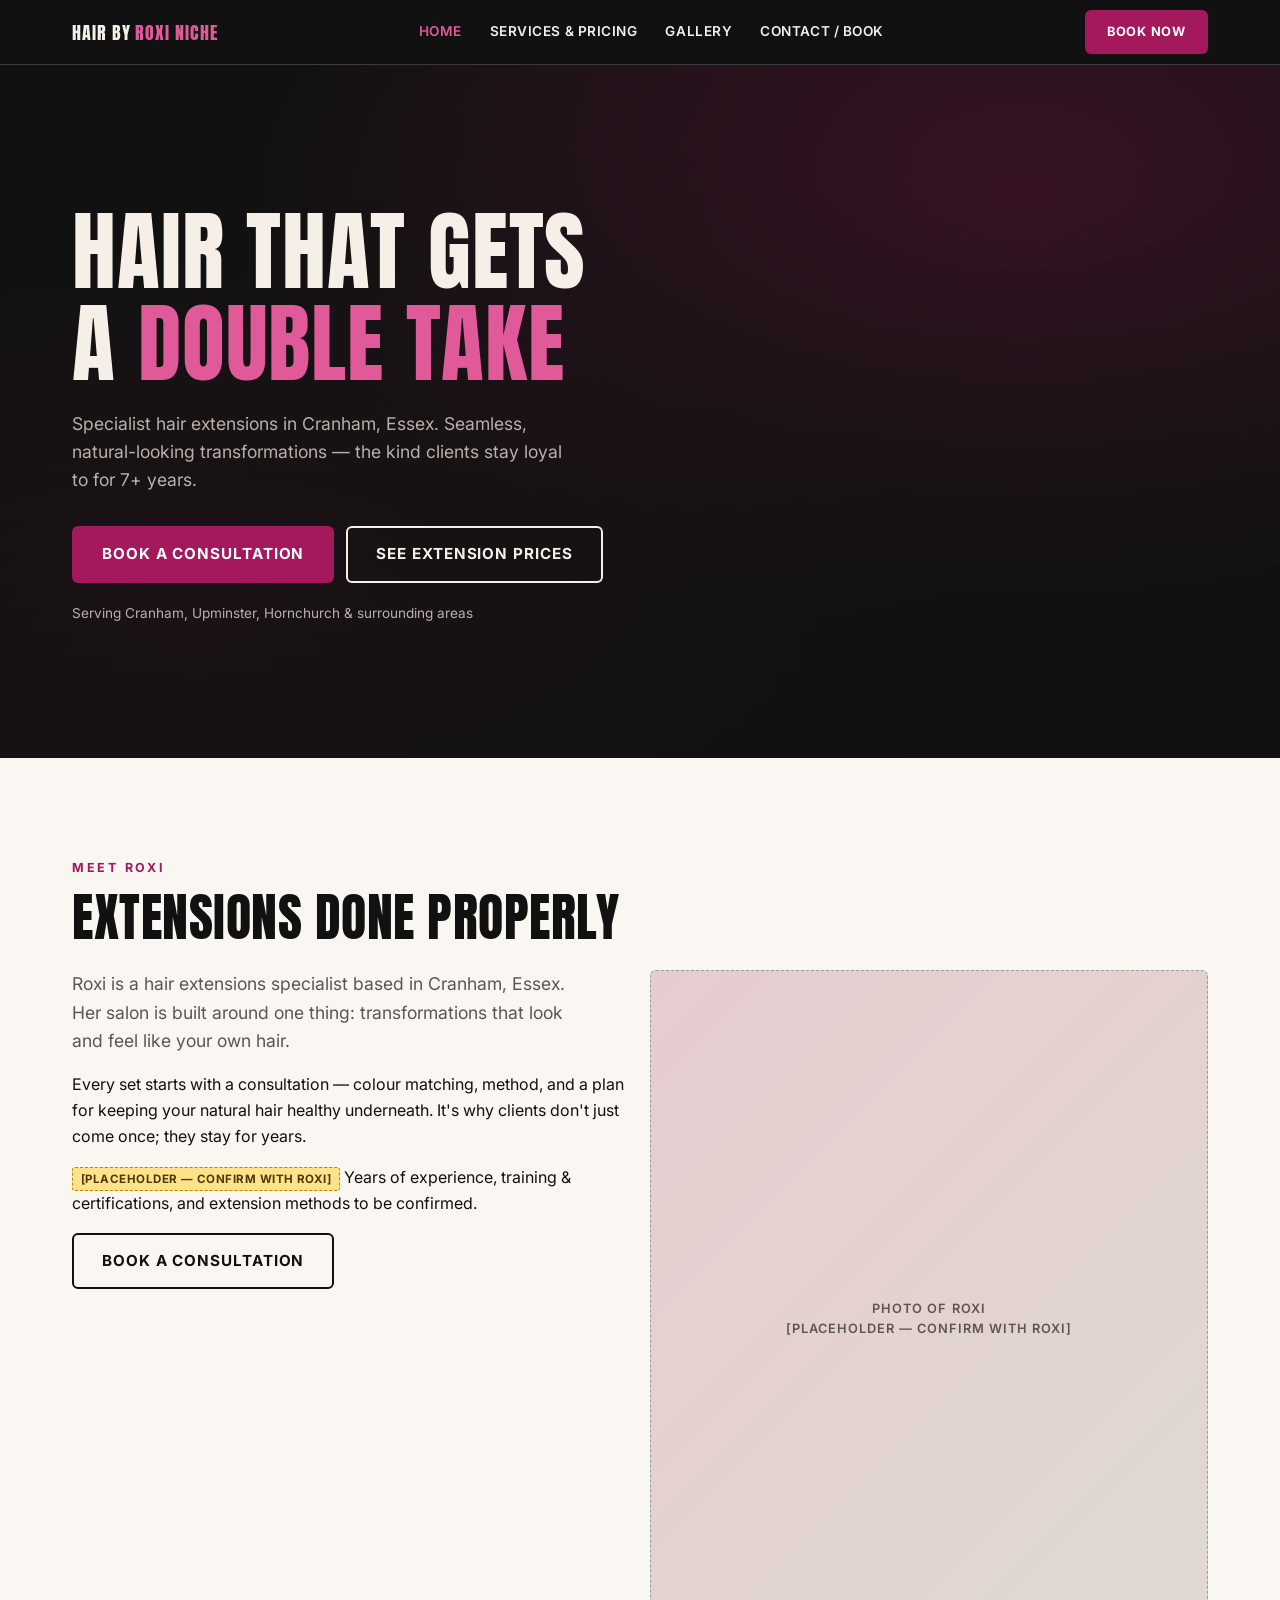
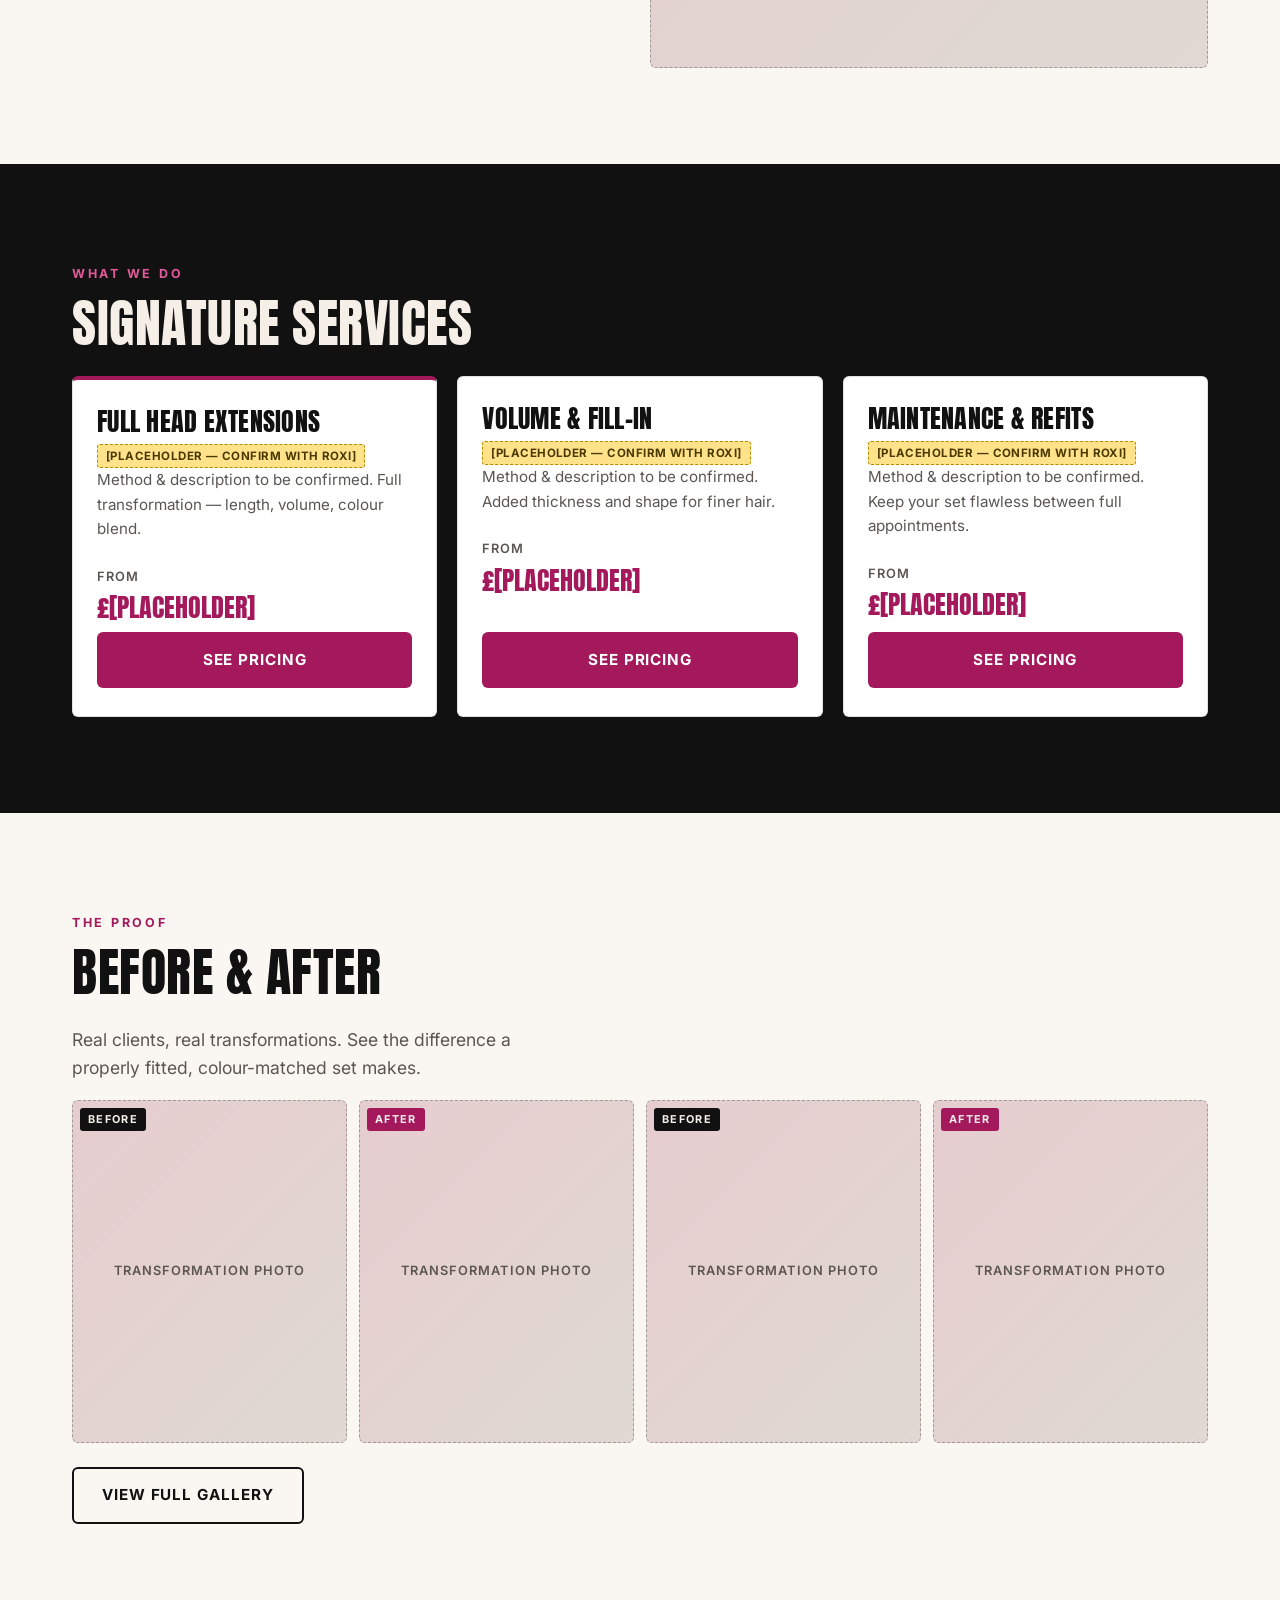
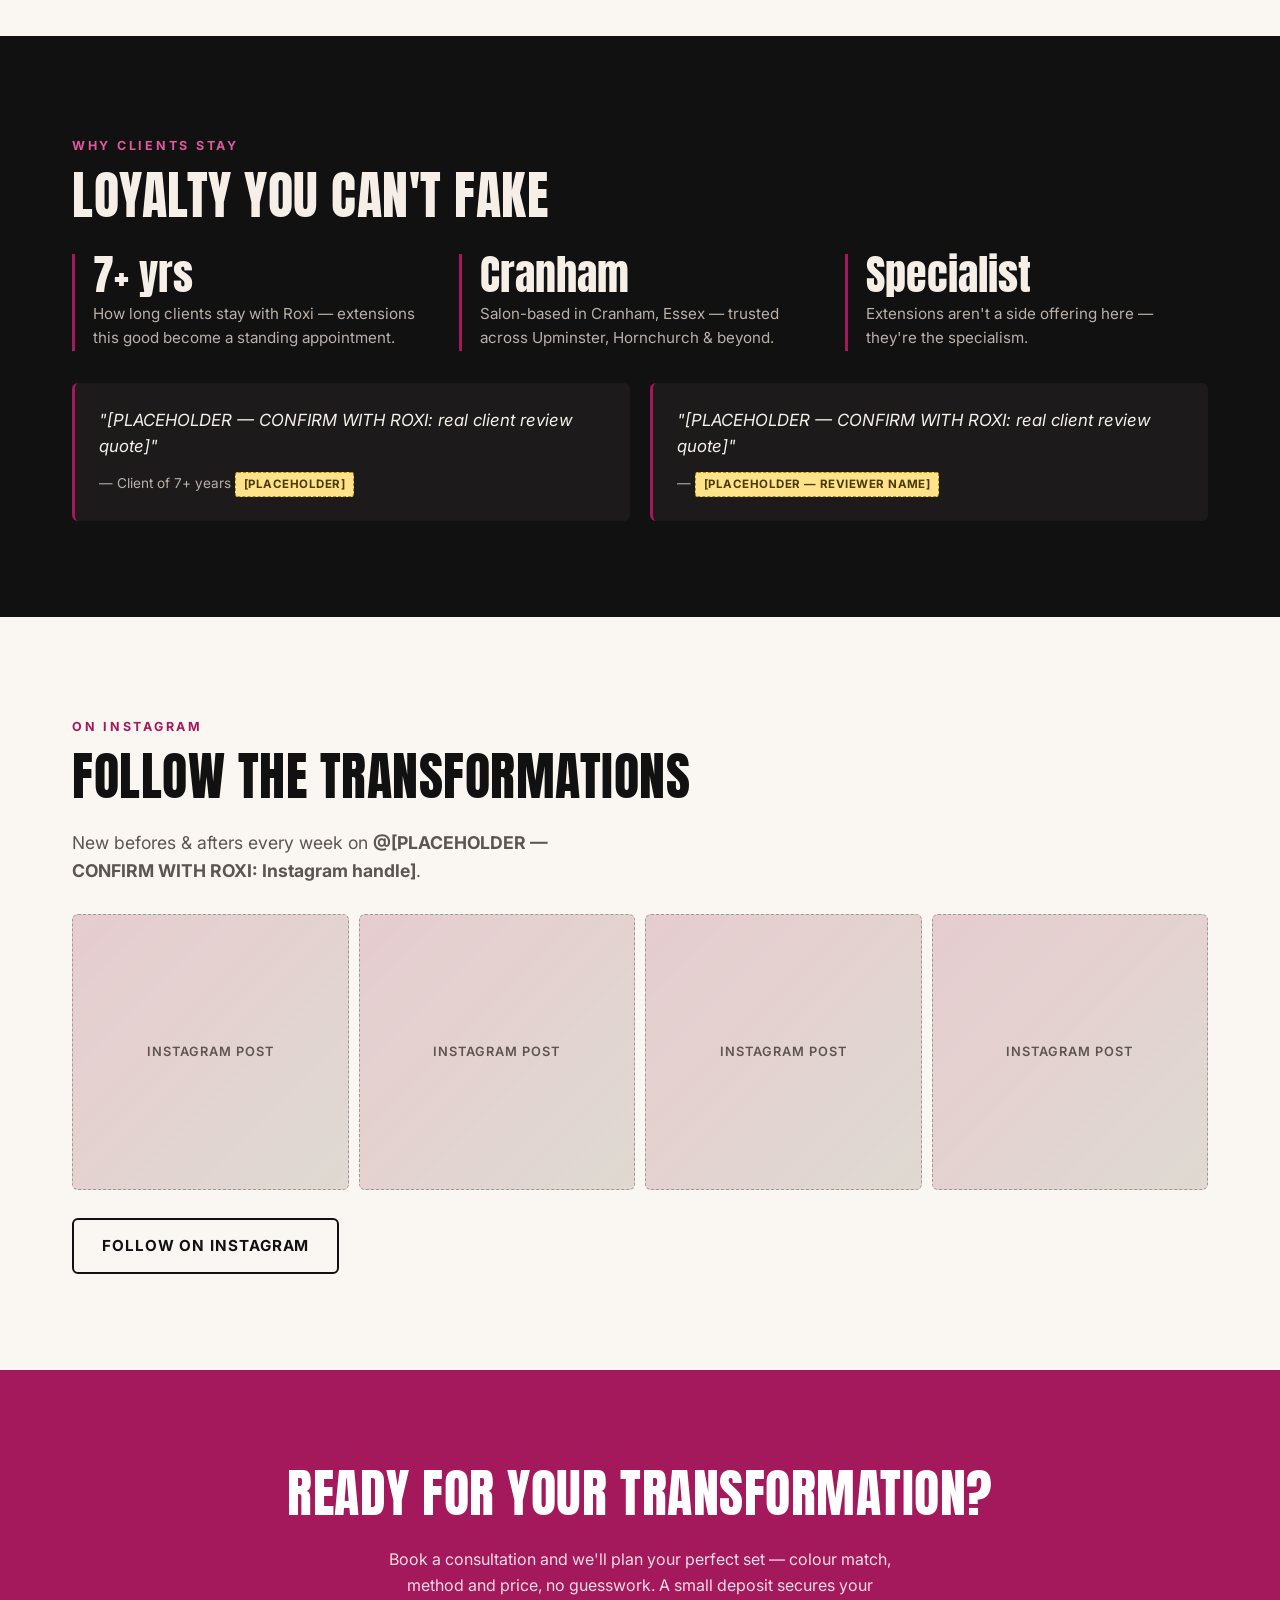
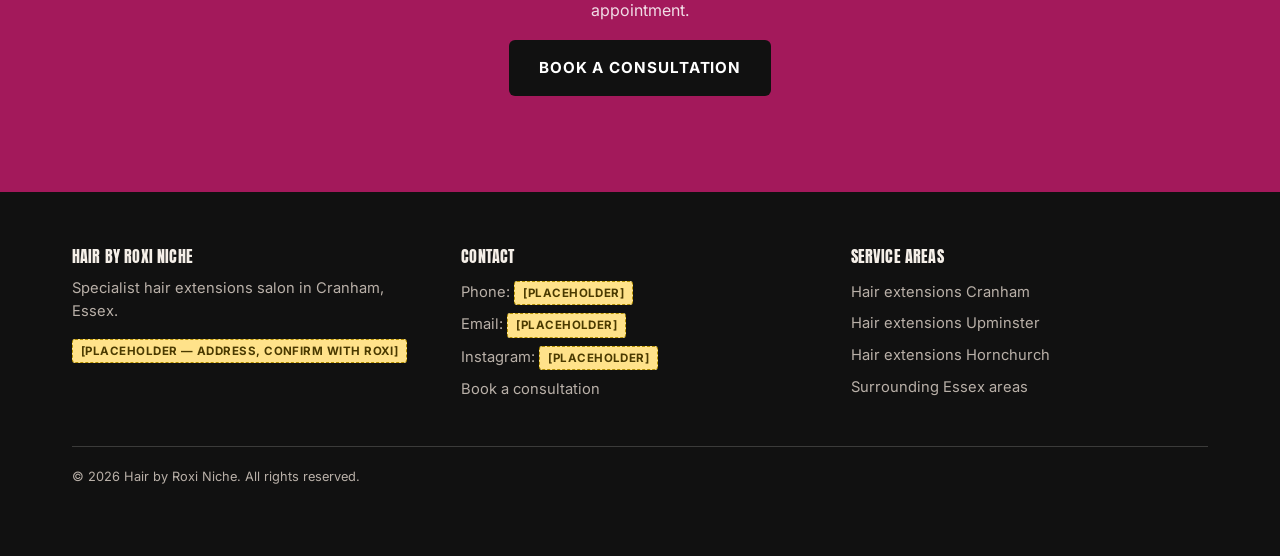
<file: hair-by-roxi-niche/index.html>
<!DOCTYPE html>
<html lang="en-GB" class="no-js">
<head>
  <meta charset="UTF-8">
  <meta name="viewport" content="width=device-width, initial-scale=1">
  <title>Hair Extensions Cranham, Essex | Hair by Roxi Niche</title>
  <meta name="description" content="Specialist hair extensions salon in Cranham, Essex. Serving Upminster, Hornchurch &amp; surrounding areas. Transformations that keep clients coming back for 7+ years. Book a consultation.">
  <link rel="preconnect" href="https://fonts.googleapis.com">
  <link rel="preconnect" href="https://fonts.gstatic.com" crossorigin>
  <link href="https://fonts.googleapis.com/css2?family=Anton&family=Inter:wght@400;600;700&display=swap" rel="stylesheet">
  <link rel="stylesheet" href="css/styles.css">

  <!-- LocalBusiness schema for local SEO.
       [PLACEHOLDER — CONFIRM WITH ROXI] Fill in: streetAddress, postalCode,
       telephone, email, openingHours, Instagram URL, price range confirmation,
       and geo coordinates once the address is confirmed. -->
  <script type="application/ld+json">
  {
    "@context": "https://schema.org",
    "@type": "HairSalon",
    "name": "Hair by Roxi Niche",
    "description": "Specialist hair extensions salon in Cranham, Essex, serving Cranham, Upminster, Hornchurch and surrounding areas.",
    "address": {
      "@type": "PostalAddress",
      "streetAddress": "[PLACEHOLDER — CONFIRM WITH ROXI]",
      "addressLocality": "Cranham",
      "addressRegion": "Essex",
      "postalCode": "[PLACEHOLDER — CONFIRM WITH ROXI: RM14 ___]",
      "addressCountry": "GB"
    },
    "telephone": "[PLACEHOLDER — CONFIRM WITH ROXI]",
    "email": "[PLACEHOLDER — CONFIRM WITH ROXI]",
    "url": "https://[PLACEHOLDER — CONFIRM WITH ROXI: final domain]/",
    "priceRange": "££-£££",
    "areaServed": ["Cranham", "Upminster", "Hornchurch"],
    "sameAs": ["[PLACEHOLDER — CONFIRM WITH ROXI: Instagram URL]"]
  }
  </script>
</head>
<body>

  <header class="site-header">
    <div class="wrap header-inner">
      <!-- [PLACEHOLDER — CONFIRM WITH ROXI] Text logo until real logo artwork supplied -->
      <a class="logo" href="index.html">Hair by <span>Roxi Niche</span></a>
      <button class="nav-toggle" aria-expanded="false" aria-controls="site-nav" aria-label="Open menu">
        <span class="bar"></span><span class="bar"></span><span class="bar"></span>
      </button>
      <nav class="site-nav" id="site-nav" aria-label="Main navigation">
        <ul>
          <li><a href="index.html" aria-current="page">Home</a></li>
          <li><a href="services.html">Services &amp; Pricing</a></li>
          <li><a href="gallery.html">Gallery</a></li>
          <li><a href="contact.html">Contact / Book</a></li>
        </ul>
      </nav>
      <a class="btn btn-primary nav-book-desktop" href="contact.html">Book Now</a>
    </div>
  </header>

  <main>

    <!-- ================= HERO ================= -->
    <section class="hero" aria-label="Introduction">
      <!-- [PLACEHOLDER — CONFIRM WITH ROXI] Hero background: swap gradient for a
           full-bleed transformation photo (landscape, min 1920px wide) -->
      <div class="hero-media" role="img" aria-label="Transformation photo — placeholder until Roxi supplies hero image"></div>
      <div class="wrap hero-inner">
        <h1>Hair that gets a <em>double take</em></h1>
        <p class="lede">Specialist hair extensions in Cranham, Essex. Seamless, natural-looking transformations — the kind clients stay loyal to for 7+ years.</p>
        <div class="hero-ctas">
          <a class="btn btn-primary" href="contact.html">Book a Consultation</a>
          <a class="btn btn-ghost-light" href="services.html">See Extension Prices</a>
        </div>
        <p class="hero-note">Serving Cranham, Upminster, Hornchurch &amp; surrounding areas</p>
      </div>
    </section>

    <!-- ================= INTRO TO ROXI ================= -->
    <section aria-labelledby="about-heading">
      <div class="wrap">
        <span class="kicker">Meet Roxi</span>
        <h2 id="about-heading" class="reveal">Extensions done properly</h2>
        <div class="grid grid-2">
          <div class="reveal">
            <p class="lede">Roxi is a hair extensions specialist based in Cranham, Essex. Her salon is built around one thing: transformations that look and feel like your own hair.</p>
            <p>Every set starts with a consultation — colour matching, method, and a plan for keeping your natural hair healthy underneath. It's why clients don't just come once; they stay for years.</p>
            <!-- [PLACEHOLDER — CONFIRM WITH ROXI] Bio details: years of experience,
                 training/certifications, extension methods offered -->
            <p><span class="placeholder-tag">[Placeholder — confirm with Roxi]</span> Years of experience, training &amp; certifications, and extension methods to be confirmed.</p>
            <a class="btn btn-ghost" href="contact.html">Book a Consultation</a>
          </div>
          <div class="img-ph ratio-45 reveal" role="img" aria-label="Photo of Roxi in the salon — placeholder">
            Photo of Roxi<br>[PLACEHOLDER — CONFIRM WITH ROXI]
          </div>
        </div>
      </div>
    </section>

    <!-- ================= FEATURED SERVICES ================= -->
    <section class="section-dark" aria-labelledby="services-heading">
      <div class="wrap">
        <span class="kicker">What we do</span>
        <h2 id="services-heading" class="reveal">Signature services</h2>
        <!-- [PLACEHOLDER — CONFIRM WITH ROXI] Exact service names, methods and
             "from" prices below are placeholders — confirm the real list -->
        <div class="grid grid-3">
          <article class="card card-featured reveal">
            <h3>Full Head Extensions</h3>
            <p><span class="placeholder-tag">[Placeholder — confirm with Roxi]</span> Method &amp; description to be confirmed. Full transformation — length, volume, colour blend.</p>
            <p class="from-price"><small>from</small>£[PLACEHOLDER]</p>
            <a class="btn btn-primary" href="services.html">See Pricing</a>
          </article>
          <article class="card reveal">
            <h3>Volume &amp; Fill-In</h3>
            <p><span class="placeholder-tag">[Placeholder — confirm with Roxi]</span> Method &amp; description to be confirmed. Added thickness and shape for finer hair.</p>
            <p class="from-price"><small>from</small>£[PLACEHOLDER]</p>
            <a class="btn btn-primary" href="services.html">See Pricing</a>
          </article>
          <article class="card reveal">
            <h3>Maintenance &amp; Refits</h3>
            <p><span class="placeholder-tag">[Placeholder — confirm with Roxi]</span> Method &amp; description to be confirmed. Keep your set flawless between full appointments.</p>
            <p class="from-price"><small>from</small>£[PLACEHOLDER]</p>
            <a class="btn btn-primary" href="services.html">See Pricing</a>
          </article>
        </div>
      </div>
    </section>

    <!-- ================= BEFORE / AFTER TEASER ================= -->
    <section aria-labelledby="ba-heading">
      <div class="wrap">
        <span class="kicker">The proof</span>
        <h2 id="ba-heading" class="reveal">Before &amp; after</h2>
        <p class="lede reveal">Real clients, real transformations. See the difference a properly fitted, colour-matched set makes.</p>
        <div class="ba-strip reveal">
          <div class="ba-pair">
            <span class="ba-label">Before</span>
            <div class="img-ph ratio-45" role="img" aria-label="Before photo — hair extensions transformation, Cranham client — placeholder">Transformation photo</div>
          </div>
          <div class="ba-pair">
            <span class="ba-label ba-label-after">After</span>
            <div class="img-ph ratio-45" role="img" aria-label="After photo — hair extensions transformation, Cranham client — placeholder">Transformation photo</div>
          </div>
          <div class="ba-pair">
            <span class="ba-label">Before</span>
            <div class="img-ph ratio-45" role="img" aria-label="Before photo — hair extensions transformation, Upminster client — placeholder">Transformation photo</div>
          </div>
          <div class="ba-pair">
            <span class="ba-label ba-label-after">After</span>
            <div class="img-ph ratio-45" role="img" aria-label="After photo — hair extensions transformation, Upminster client — placeholder">Transformation photo</div>
          </div>
        </div>
        <p style="margin-top: 24px;"><a class="btn btn-ghost" href="gallery.html">View Full Gallery</a></p>
      </div>
    </section>

    <!-- ================= SOCIAL PROOF ================= -->
    <section class="section-dark" aria-labelledby="proof-heading">
      <div class="wrap">
        <span class="kicker">Why clients stay</span>
        <h2 id="proof-heading" class="reveal">Loyalty you can't fake</h2>
        <div class="proof-stats reveal">
          <div class="stat">
            <span class="stat-num">7+ yrs</span>
            <p>How long clients stay with Roxi — extensions this good become a standing appointment.</p>
          </div>
          <div class="stat">
            <span class="stat-num">Cranham</span>
            <p>Salon-based in Cranham, Essex — trusted across Upminster, Hornchurch &amp; beyond.</p>
          </div>
          <div class="stat">
            <span class="stat-num">Specialist</span>
            <p>Extensions aren't a side offering here — they're the specialism.</p>
          </div>
        </div>
        <div class="grid grid-2" style="margin-top: 32px;">
          <!-- [PLACEHOLDER — CONFIRM WITH ROXI] Real review quotes + reviewer
               first names, with permission to publish -->
          <blockquote class="review reveal">
            <p>"[PLACEHOLDER — CONFIRM WITH ROXI: real client review quote]"</p>
            <cite>— Client of 7+ years <span class="placeholder-tag">[Placeholder]</span></cite>
          </blockquote>
          <blockquote class="review reveal">
            <p>"[PLACEHOLDER — CONFIRM WITH ROXI: real client review quote]"</p>
            <cite>— <span class="placeholder-tag">[Placeholder — reviewer name]</span></cite>
          </blockquote>
        </div>
      </div>
    </section>

    <!-- ================= INSTAGRAM ================= -->
    <section aria-labelledby="ig-heading">
      <div class="wrap">
        <span class="kicker">On Instagram</span>
        <h2 id="ig-heading" class="reveal">Follow the transformations</h2>
        <!-- [PLACEHOLDER — CONFIRM WITH ROXI] Instagram handle + link. Optionally
             embed real posts later; grid below is a visual stub. -->
        <p class="lede reveal">New befores &amp; afters every week on <strong>@[PLACEHOLDER — CONFIRM WITH ROXI: Instagram handle]</strong>.</p>
        <div class="ig-grid reveal">
          <div class="img-ph ratio-11" role="img" aria-label="Instagram transformation post — placeholder">Instagram post</div>
          <div class="img-ph ratio-11" role="img" aria-label="Instagram transformation post — placeholder">Instagram post</div>
          <div class="img-ph ratio-11" role="img" aria-label="Instagram transformation post — placeholder">Instagram post</div>
          <div class="img-ph ratio-11" role="img" aria-label="Instagram transformation post — placeholder">Instagram post</div>
        </div>
        <a class="btn btn-ghost" href="#" aria-disabled="true">Follow on Instagram <!-- [PLACEHOLDER — CONFIRM WITH ROXI: link] --></a>
      </div>
    </section>

    <!-- ================= FINAL CTA ================= -->
    <section class="cta-band" aria-labelledby="cta-heading">
      <div class="wrap">
        <h2 id="cta-heading" class="reveal">Ready for your transformation?</h2>
        <p class="reveal">Book a consultation and we'll plan your perfect set — colour match, method and price, no guesswork. A small deposit secures your appointment.</p>
        <a class="btn btn-primary reveal" href="contact.html">Book a Consultation</a>
      </div>
    </section>

  </main>

  <footer class="site-footer">
    <div class="wrap">
      <div class="footer-grid">
        <div>
          <h4>Hair by Roxi Niche</h4>
          <p>Specialist hair extensions salon in Cranham, Essex.</p>
          <!-- [PLACEHOLDER — CONFIRM WITH ROXI] Street address -->
          <p><span class="placeholder-tag">[Placeholder — address, confirm with Roxi]</span></p>
        </div>
        <div>
          <h4>Contact</h4>
          <ul>
            <!-- [PLACEHOLDER — CONFIRM WITH ROXI] Phone, email, Instagram, WhatsApp -->
            <li>Phone: <span class="placeholder-tag">[Placeholder]</span></li>
            <li>Email: <span class="placeholder-tag">[Placeholder]</span></li>
            <li>Instagram: <span class="placeholder-tag">[Placeholder]</span></li>
            <li><a href="contact.html">Book a consultation</a></li>
          </ul>
        </div>
        <div>
          <h4>Service Areas</h4>
          <ul>
            <li>Hair extensions Cranham</li>
            <li>Hair extensions Upminster</li>
            <li>Hair extensions Hornchurch</li>
            <li>Surrounding Essex areas</li>
          </ul>
        </div>
      </div>
      <div class="footer-bottom">
        <p>&copy; 2026 Hair by Roxi Niche. All rights reserved.</p>
      </div>
    </div>
  </footer>

  <!-- Sticky mobile Book Now bar -->
  <div class="mobile-book-bar">
    <a class="btn btn-primary btn-block" href="contact.html">Book Now</a>
  </div>

  <script src="js/main.js"></script>
</body>
</html>
</file>
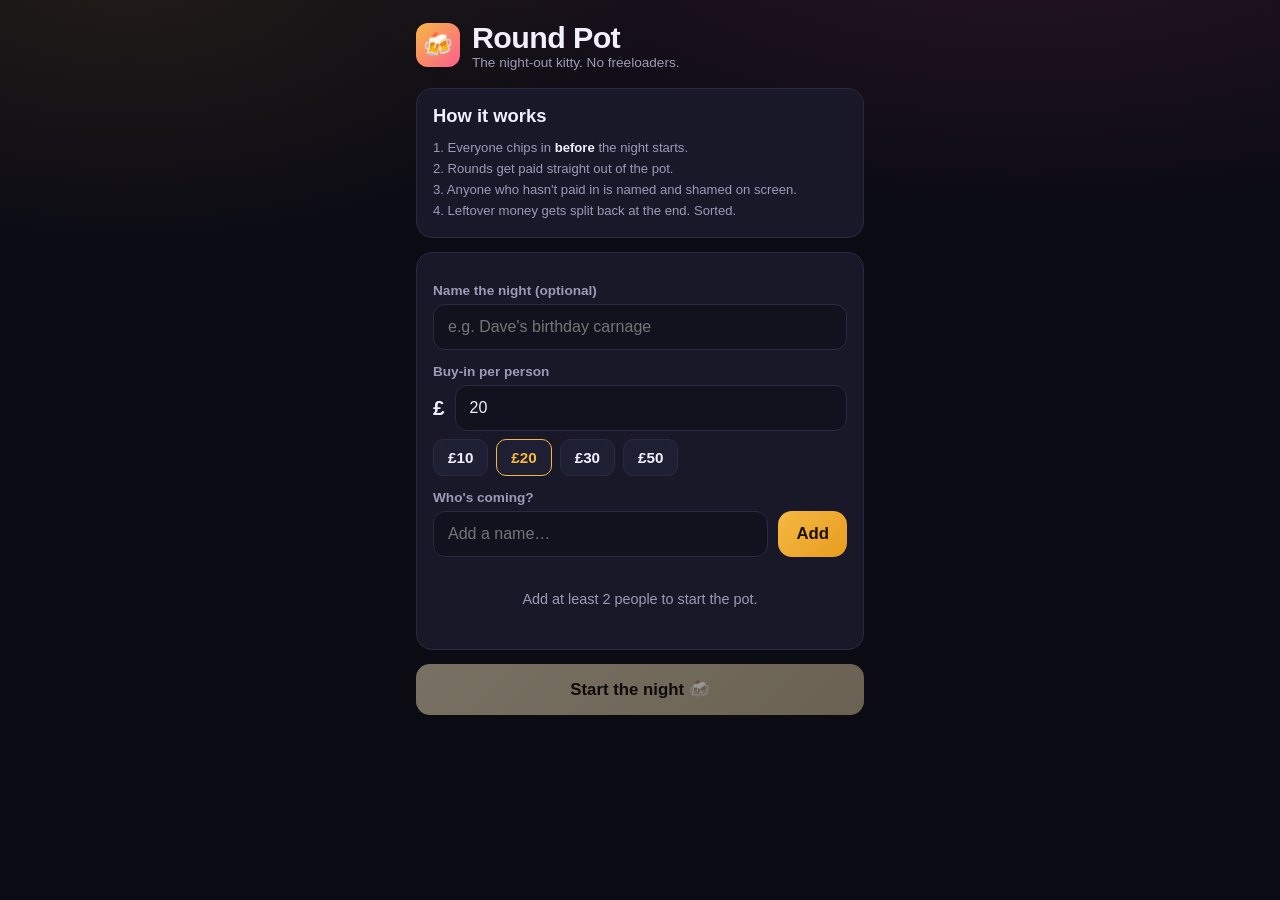
<file: pot/index.html>
<!DOCTYPE html>
<html lang="en-GB">
<head>
<meta charset="UTF-8">
<meta name="viewport" content="width=device-width, initial-scale=1.0, viewport-fit=cover">
<meta name="theme-color" content="#0b0b14">
<title>Round Pot — the night-out kitty</title>
<meta name="description" content="Everyone chips in before the night out. Rounds get paid from the pot. Nobody gets away without paying.">
<style>
  :root{
    --bg:#0b0b14;
    --bg2:#12121f;
    --card:#181828;
    --card2:#1f1f33;
    --line:#2a2a44;
    --text:#f2f0ff;
    --muted:#9d9ab8;
    --accent:#f5b942;      /* golden pint */
    --accent2:#ff5d8f;     /* neon pink */
    --good:#3fd68f;
    --bad:#ff6161;
    --radius:16px;
    font-size:16px;
  }
  *{box-sizing:border-box;margin:0;padding:0;-webkit-tap-highlight-color:transparent}
  body{
    font-family:-apple-system,BlinkMacSystemFont,"Segoe UI",Roboto,Helvetica,Arial,sans-serif;
    background:
      radial-gradient(1200px 500px at 80% -10%, rgba(255,93,143,.12), transparent 60%),
      radial-gradient(900px 500px at 10% -5%, rgba(245,185,66,.10), transparent 60%),
      var(--bg);
    color:var(--text);
    min-height:100dvh;
    display:flex;
    justify-content:center;
  }
  #app{
    width:100%;
    max-width:480px;
    padding:20px 16px calc(150px + env(safe-area-inset-bottom));
  }

  /* ---------- shared ---------- */
  h1{font-size:1.9rem;letter-spacing:-.02em}
  h2{font-size:1.15rem;margin-bottom:10px}
  .muted{color:var(--muted)}
  .small{font-size:.82rem}
  .card{
    background:var(--card);
    border:1px solid var(--line);
    border-radius:var(--radius);
    padding:16px;
    margin-bottom:14px;
  }
  button{
    font:inherit;color:inherit;border:none;cursor:pointer;border-radius:12px;
    transition:transform .06s ease, filter .15s ease;
  }
  button:active{transform:scale(.97)}
  .btn{
    display:block;width:100%;padding:15px;font-weight:700;font-size:1.05rem;
    background:linear-gradient(135deg,var(--accent),#e89c1e);
    color:#1a1200;border-radius:14px;
  }
  .btn:disabled{filter:grayscale(.8) brightness(.6);cursor:not-allowed}
  .btn-outline{
    display:block;width:100%;padding:13px;font-weight:600;
    background:transparent;border:1.5px solid var(--line);color:var(--text);
    border-radius:14px;
  }
  .btn-danger-text{background:none;color:var(--bad);font-weight:600;padding:12px;width:100%}
  input[type=text],input[type=number]{
    width:100%;padding:13px 14px;font:inherit;font-size:1rem;
    background:var(--bg2);border:1.5px solid var(--line);border-radius:12px;color:var(--text);
    outline:none;
  }
  input:focus{border-color:var(--accent)}
  label{display:block;font-size:.85rem;color:var(--muted);margin:14px 0 6px;font-weight:600}
  .row{display:flex;gap:10px;align-items:center}
  .grow{flex:1}
  .money{font-variant-numeric:tabular-nums}

  /* ---------- header ---------- */
  header{display:flex;align-items:center;gap:12px;margin-bottom:18px}
  .logo{
    width:44px;height:44px;border-radius:12px;flex:none;
    background:linear-gradient(135deg,var(--accent),var(--accent2));
    display:flex;align-items:center;justify-content:center;font-size:24px;
  }
  header .sub{font-size:.85rem;color:var(--muted)}

  /* ---------- pot hero ---------- */
  .pot-hero{
    text-align:center;padding:26px 16px 22px;
    background:linear-gradient(180deg,var(--card2),var(--card));
    border:1px solid var(--line);border-radius:20px;margin-bottom:14px;
    position:relative;overflow:hidden;
  }
  .pot-hero .amount{
    font-size:3rem;font-weight:800;letter-spacing:-.03em;line-height:1.1;
    background:linear-gradient(135deg,#ffe29a,var(--accent));
    -webkit-background-clip:text;background-clip:text;-webkit-text-fill-color:transparent;
  }
  .pot-hero .amount.low{background:linear-gradient(135deg,#ffb3b3,var(--bad));-webkit-background-clip:text;background-clip:text}
  .pot-hero .lbl{font-size:.8rem;text-transform:uppercase;letter-spacing:.14em;color:var(--muted);margin-bottom:6px}
  .meter{
    height:10px;border-radius:99px;background:var(--bg2);
    border:1px solid var(--line);overflow:hidden;margin:16px auto 8px;max-width:280px;
  }
  .meter>div{
    height:100%;border-radius:99px;
    background:linear-gradient(90deg,var(--accent2),var(--accent));
    transition:width .4s ease;
  }
  .pot-stats{display:flex;justify-content:center;gap:22px;margin-top:10px;font-size:.85rem;color:var(--muted)}
  .pot-stats b{color:var(--text);display:block;font-size:1rem}
  .warn-banner{
    margin-top:12px;padding:9px 12px;border-radius:10px;font-size:.85rem;font-weight:600;
    background:rgba(255,97,97,.12);color:#ffb3b3;border:1px solid rgba(255,97,97,.35);
  }

  /* ---------- people ---------- */
  .person{
    display:flex;align-items:center;gap:12px;padding:12px 0;
    border-bottom:1px solid var(--line);
  }
  .person:last-child{border-bottom:none}
  .avatar{
    width:40px;height:40px;border-radius:50%;flex:none;
    display:flex;align-items:center;justify-content:center;
    font-weight:700;font-size:.95rem;color:#14101f;
  }
  .p-name{font-weight:700}
  .p-sub{font-size:.8rem;color:var(--muted)}
  .chip{
    padding:7px 13px;border-radius:99px;font-size:.8rem;font-weight:700;flex:none;
  }
  .chip.paid{background:rgba(63,214,143,.15);color:var(--good);border:1px solid rgba(63,214,143,.4)}
  .chip.owes{background:rgba(255,97,97,.14);color:var(--bad);border:1px solid rgba(255,97,97,.45);animation:pulse 1.6s infinite}
  @keyframes pulse{0%,100%{opacity:1}50%{opacity:.55}}
  .p-remove{background:none;color:var(--muted);font-size:1.1rem;padding:6px;flex:none}

  /* ---------- rounds feed ---------- */
  .round-item{display:flex;gap:12px;padding:11px 0;border-bottom:1px solid var(--line);align-items:center}
  .round-item:last-child{border-bottom:none}
  .round-emoji{
    width:38px;height:38px;border-radius:10px;background:var(--bg2);flex:none;
    display:flex;align-items:center;justify-content:center;font-size:19px;border:1px solid var(--line);
  }
  .round-amt{font-weight:800;font-size:1.02rem}
  .round-amt.in{color:var(--good)}
  .round-amt.out{color:var(--text)}

  /* ---------- action bar ---------- */
  .actionbar{
    position:fixed;bottom:0;left:0;right:0;display:flex;justify-content:center;
    padding:12px 16px calc(12px + env(safe-area-inset-bottom));
    background:linear-gradient(180deg,transparent,rgba(11,11,20,.92) 40%);
    pointer-events:none;
  }
  .actionbar .inner{display:flex;gap:10px;width:100%;max-width:448px;pointer-events:auto}
  .fab{
    flex:1;padding:16px;font-weight:800;font-size:1.05rem;border-radius:16px;
    background:linear-gradient(135deg,var(--accent),#e89c1e);color:#1a1200;
    box-shadow:0 6px 24px rgba(245,185,66,.35);
  }
  .fab.alt{
    flex:none;width:auto;padding:16px 18px;
    background:var(--card2);color:var(--text);border:1px solid var(--line);box-shadow:none;
  }

  /* ---------- sheet / modal ---------- */
  .sheet-backdrop{
    position:fixed;inset:0;background:rgba(0,0,0,.6);backdrop-filter:blur(3px);
    display:flex;align-items:flex-end;justify-content:center;z-index:50;
    animation:fadeIn .18s ease;
  }
  @keyframes fadeIn{from{opacity:0}to{opacity:1}}
  .sheet{
    width:100%;max-width:480px;background:var(--bg2);
    border:1px solid var(--line);border-bottom:none;
    border-radius:22px 22px 0 0;padding:20px 18px calc(24px + env(safe-area-inset-bottom));
    animation:slideUp .22s ease;max-height:88dvh;overflow-y:auto;
  }
  @keyframes slideUp{from{transform:translateY(40px);opacity:.4}to{transform:translateY(0);opacity:1}}
  .sheet h2{font-size:1.3rem}
  .sheet .handle{width:42px;height:4px;border-radius:99px;background:var(--line);margin:0 auto 16px}
  .quick-amts{display:flex;gap:8px;margin-top:8px;flex-wrap:wrap}
  .quick-amts button{
    padding:9px 14px;background:var(--card2);border:1px solid var(--line);
    border-radius:10px;font-weight:700;font-size:.95rem;color:var(--text);
  }
  .quick-amts button.sel{border-color:var(--accent);color:var(--accent)}
  .buyer-pick{display:flex;gap:8px;flex-wrap:wrap;margin-top:8px}
  .buyer-pick button{
    padding:9px 14px;background:var(--card2);border:1px solid var(--line);
    border-radius:99px;font-weight:600;font-size:.9rem;color:var(--text);
  }
  .buyer-pick button.sel{border-color:var(--accent2);color:var(--accent2);background:rgba(255,93,143,.1)}

  /* ---------- setup ---------- */
  .setup-people{margin-top:10px}
  .setup-person{
    display:flex;align-items:center;gap:10px;padding:9px 12px;margin-bottom:8px;
    background:var(--card2);border:1px solid var(--line);border-radius:12px;font-weight:600;
  }
  .empty-hint{
    text-align:center;padding:22px 10px;color:var(--muted);font-size:.9rem;line-height:1.5;
  }

  /* ---------- settle ---------- */
  .settle-row{display:flex;justify-content:space-between;padding:10px 0;border-bottom:1px solid var(--line)}
  .settle-row:last-child{border-bottom:none}
  .settle-row .val{font-weight:800}
  .val.pos{color:var(--good)}
  .val.neg{color:var(--bad)}

  .toast{
    position:fixed;top:18px;left:50%;transform:translateX(-50%);z-index:99;
    background:var(--card2);border:1px solid var(--line);border-radius:12px;
    padding:11px 18px;font-weight:600;font-size:.92rem;
    box-shadow:0 8px 30px rgba(0,0,0,.5);animation:fadeIn .2s ease;max-width:90%;
  }
</style>
</head>
<body>
<div id="app"></div>

<script>
/* =========================================================
   Round Pot — the night-out kitty
   Everyone chips in before the night. Rounds come out of
   the pot. Nobody "forgets their wallet" ever again.
   All data lives in localStorage on this phone.
   ========================================================= */

const LS_KEY = 'roundpot-v1';
const AVATAR_COLOURS = ['#f5b942','#ff5d8f','#5dd0ff','#3fd68f','#c08bff','#ff9d5d','#7de37d','#ff7ab8'];
const ROUND_EMOJIS = ['🍺','🍻','🍸','🍷','🥃','🍹','🥂','🍾'];

let state = load();

function load(){
  try{
    const raw = localStorage.getItem(LS_KEY);
    if(raw) return JSON.parse(raw);
  }catch(e){}
  return null;
}
function save(){ localStorage.setItem(LS_KEY, JSON.stringify(state)); }
function uid(){ return Math.random().toString(36).slice(2,9); }
function money(n){
  const neg = n < -0.004;
  return (neg?'-':'') + '£' + Math.abs(n).toFixed(2);
}
function esc(s){
  return String(s).replace(/[&<>"']/g, c => ({'&':'&amp;','<':'&lt;','>':'&gt;','"':'&quot;',"'":'&#39;'}[c]));
}
function initials(name){
  return name.trim().split(/\s+/).map(w=>w[0]).slice(0,2).join('').toUpperCase();
}
function avatarColour(i){ return AVATAR_COLOURS[i % AVATAR_COLOURS.length]; }

/* ---------- derived figures ---------- */
function paidIn(p){ return p.contributions.filter(c=>c.paid).reduce((s,c)=>s+c.amount,0); }
function owed(p){ return p.contributions.filter(c=>!c.paid).reduce((s,c)=>s+c.amount,0); }
function totalCollected(){ return state.people.reduce((s,p)=>s+paidIn(p),0); }
function totalSpent(){ return state.rounds.reduce((s,r)=>s+r.amount,0); }
function potBalance(){ return totalCollected() - totalSpent(); }
function totalPledged(){ return state.people.reduce((s,p)=>s+paidIn(p)+owed(p),0); }

/* =========================================================
   RENDER
   ========================================================= */
const app = document.getElementById('app');

function render(){
  if(!state){ renderSetup(); }
  else{ renderNight(); }
}

/* ---------- setup screen ---------- */
let setupDraft = { name:'', buyIn:20, people:[] };

function renderSetup(){
  app.innerHTML = `
    <header>
      <div class="logo">🍻</div>
      <div>
        <h1>Round Pot</h1>
        <div class="sub">The night-out kitty. No freeloaders.</div>
      </div>
    </header>

    <div class="card">
      <h2>How it works</h2>
      <div class="muted small" style="line-height:1.6">
        1. Everyone chips in <b style="color:var(--text)">before</b> the night starts.<br>
        2. Rounds get paid straight out of the pot.<br>
        3. Anyone who hasn't paid in is named and shamed on screen.<br>
        4. Leftover money gets split back at the end. Sorted.
      </div>
    </div>

    <div class="card">
      <label>Name the night (optional)</label>
      <input type="text" id="su-name" placeholder="e.g. Dave's birthday carnage" value="${esc(setupDraft.name)}" maxlength="40">

      <label>Buy-in per person</label>
      <div class="row">
        <span style="font-size:1.3rem;font-weight:700">£</span>
        <input type="number" id="su-buyin" inputmode="decimal" min="1" step="1" value="${setupDraft.buyIn}" class="grow">
      </div>
      <div class="quick-amts" id="su-quick">
        ${[10,20,30,50].map(a=>`<button data-amt="${a}" class="${setupDraft.buyIn===a?'sel':''}">£${a}</button>`).join('')}
      </div>

      <label>Who's coming?</label>
      <div class="row">
        <input type="text" id="su-person" placeholder="Add a name…" maxlength="24" class="grow" autocomplete="off">
        <button class="btn" style="width:auto;padding:13px 18px" id="su-add">Add</button>
      </div>
      <div class="setup-people" id="su-people">
        ${setupDraft.people.map((n,i)=>`
          <div class="setup-person">
            <div class="avatar" style="background:${avatarColour(i)};width:32px;height:32px;font-size:.8rem">${esc(initials(n))}</div>
            <span class="grow">${esc(n)}</span>
            <button class="p-remove" data-rm="${i}" aria-label="Remove ${esc(n)}">✕</button>
          </div>`).join('')}
        ${setupDraft.people.length===0?'<div class="empty-hint">Add at least 2 people to start the pot.</div>':''}
      </div>
    </div>

    ${setupDraft.people.length>=2?`
      <div class="card" style="text-align:center">
        <div class="muted small">Pot when everyone's paid in</div>
        <div style="font-size:1.9rem;font-weight:800;color:var(--accent)" class="money">
          ${money(setupDraft.buyIn * setupDraft.people.length)}
        </div>
        <div class="muted small">${setupDraft.people.length} people × £${setupDraft.buyIn}</div>
      </div>`:''}

    <button class="btn" id="su-start" ${setupDraft.people.length<2?'disabled':''}>Start the night 🍻</button>
  `;

  const nameEl = document.getElementById('su-name');
  const buyinEl = document.getElementById('su-buyin');
  const personEl = document.getElementById('su-person');

  nameEl.oninput = e => setupDraft.name = e.target.value;
  buyinEl.oninput = e => { setupDraft.buyIn = Math.max(0, parseFloat(e.target.value)||0); refreshSetupSoft(); };
  document.getElementById('su-quick').onclick = e=>{
    const b = e.target.closest('button[data-amt]'); if(!b) return;
    setupDraft.buyIn = +b.dataset.amt; renderSetup();
  };
  const addPerson = ()=>{
    const n = personEl.value.trim();
    if(!n) return;
    if(setupDraft.people.some(p=>p.toLowerCase()===n.toLowerCase())){ toast('They\'re already on the list'); return; }
    setupDraft.people.push(n);
    personEl.value='';
    renderSetup();
    document.getElementById('su-person').focus();
  };
  document.getElementById('su-add').onclick = addPerson;
  personEl.onkeydown = e => { if(e.key==='Enter'){ e.preventDefault(); addPerson(); } };
  document.getElementById('su-people').onclick = e=>{
    const b = e.target.closest('button[data-rm]'); if(!b) return;
    setupDraft.people.splice(+b.dataset.rm,1); renderSetup();
  };
  document.getElementById('su-start').onclick = startNight;

  function refreshSetupSoft(){ /* keep focus while typing buy-in; totals refresh on next full render */ }
}

function startNight(){
  if(setupDraft.people.length<2 || setupDraft.buyIn<=0) return;
  state = {
    name: setupDraft.name.trim(),
    buyIn: setupDraft.buyIn,
    startedAt: Date.now(),
    people: setupDraft.people.map(n=>({
      id: uid(), name:n,
      contributions:[{ amount: setupDraft.buyIn, paid:false, label:'Buy-in' }]
    })),
    rounds: []
  };
  save(); render();
}

/* ---------- night screen ---------- */
function renderNight(){
  const bal = potBalance();
  const pledged = totalPledged();
  const collected = totalCollected();
  const spent = totalSpent();
  const pct = pledged>0 ? Math.max(0, Math.min(100, (bal/pledged)*100)) : 0;
  const unpaid = state.people.filter(p=>owed(p)>0.004);
  const low = collected>0 && bal <= pledged*0.2;

  app.innerHTML = `
    <header>
      <div class="logo">🍻</div>
      <div class="grow">
        <h1 style="font-size:1.4rem">${esc(state.name||'Round Pot')}</h1>
        <div class="sub">${state.people.length} on the pot · buy-in £${state.buyIn}</div>
      </div>
    </header>

    <div class="pot-hero">
      <div class="lbl">In the pot</div>
      <div class="amount money ${bal<0?'low':''}">${money(bal)}</div>
      <div class="meter"><div style="width:${pct}%"></div></div>
      <div class="pot-stats">
        <div><b class="money">${money(collected)}</b>collected</div>
        <div><b class="money">${money(spent)}</b>on rounds</div>
        <div><b>${state.rounds.length}</b>round${state.rounds.length===1?'':'s'}</div>
      </div>
      ${bal<0?`<div class="warn-banner">Pot's overdrawn — time for a top-up 🚨</div>`
        : low?`<div class="warn-banner">Pot's running low — maybe a top-up soon?</div>`:''}
    </div>

    ${unpaid.length?`
      <div class="card" style="border-color:rgba(255,97,97,.5)">
        <h2 style="color:var(--bad)">⚠️ Still owe the pot</h2>
        <div class="muted small" style="margin-bottom:4px">Tap "Paid up" once you've seen their money.</div>
        ${unpaid.map(p=>personRow(p,true)).join('')}
      </div>`:''}

    <div class="card">
      <h2>The crew</h2>
      ${state.people.map(p=>personRow(p,false)).join('')}
      <button class="btn-outline" style="margin-top:12px" id="add-person">+ Add a latecomer</button>
    </div>

    <div class="card">
      <h2>Rounds</h2>
      ${state.rounds.length===0
        ? '<div class="empty-hint">No rounds yet. Get them in! 🍺</div>'
        : [...state.rounds].reverse().map(roundRow).join('')}
    </div>

    <div class="card">
      <button class="btn-outline" id="share">📋 Copy summary for the group chat</button>
      <button class="btn-outline" id="settle" style="margin-top:10px">🏁 End the night &amp; settle up</button>
    </div>

    <div class="actionbar">
      <div class="inner">
        <button class="fab" id="log-round">🍺 Pay for a round</button>
        <button class="fab alt" id="top-up">💸 Top up</button>
      </div>
    </div>
  `;

  document.getElementById('log-round').onclick = openRoundSheet;
  document.getElementById('top-up').onclick = openTopUpSheet;
  document.getElementById('add-person').onclick = openAddPersonSheet;
  document.getElementById('settle').onclick = openSettleSheet;
  document.getElementById('share').onclick = copySummary;

  app.querySelectorAll('[data-mark-paid]').forEach(b=>{
    b.onclick = ()=>{
      const p = state.people.find(x=>x.id===b.dataset.markPaid);
      if(!p) return;
      p.contributions.forEach(c=>c.paid=true);
      save(); render();
      toast(`${p.name} has paid up ✅`);
    };
  });
}

function personRow(p, inWarnCard){
  const idx = state.people.indexOf(p);
  const oweAmt = owed(p);
  const paid = paidIn(p);
  return `
    <div class="person">
      <div class="avatar" style="background:${avatarColour(idx)}">${esc(initials(p.name))}</div>
      <div class="grow">
        <div class="p-name">${esc(p.name)}</div>
        <div class="p-sub money">${money(paid)} in${oweAmt>0.004?` · owes ${money(oweAmt)}`:''}</div>
      </div>
      ${oweAmt>0.004
        ? `<button class="chip owes" data-mark-paid="${p.id}">Owes ${money(oweAmt)} — Paid up?</button>`
        : `<span class="chip paid">Paid ✓</span>`}
    </div>`;
}

function roundRow(r,i){
  const buyer = state.people.find(p=>p.id===r.buyerId);
  const t = new Date(r.time);
  const hh = String(t.getHours()).padStart(2,'0'), mm = String(t.getMinutes()).padStart(2,'0');
  return `
    <div class="round-item">
      <div class="round-emoji">${ROUND_EMOJIS[(state.rounds.length-1-i) % ROUND_EMOJIS.length]}</div>
      <div class="grow">
        <div style="font-weight:600">${esc(r.note||'Round of drinks')}</div>
        <div class="p-sub">${hh}:${mm}${buyer?` · ${esc(buyer.name)} went to the bar`:''}</div>
      </div>
      <div class="round-amt out money">−${money(r.amount).replace('£','£')}</div>
    </div>`;
}

/* =========================================================
   SHEETS
   ========================================================= */
function openSheet(html){
  closeSheet();
  const bd = document.createElement('div');
  bd.className='sheet-backdrop';
  bd.innerHTML = `<div class="sheet"><div class="handle"></div>${html}</div>`;
  bd.addEventListener('click', e=>{ if(e.target===bd) closeSheet(); });
  document.body.appendChild(bd);
  return bd;
}
function closeSheet(){ document.querySelectorAll('.sheet-backdrop').forEach(el=>el.remove()); }

/* ----- pay for a round ----- */
function openRoundSheet(){
  let buyerId = null;
  const bd = openSheet(`
    <h2>🍺 Pay for a round</h2>
    <div class="muted small">Comes straight out of the pot.</div>

    <label>How much was it?</label>
    <div class="row">
      <span style="font-size:1.3rem;font-weight:700">£</span>
      <input type="number" id="rd-amt" inputmode="decimal" min="0" step="0.01" placeholder="0.00" class="grow" autofocus>
    </div>
    <div class="quick-amts" id="rd-quick">
      ${[10,15,20,25,30,40].map(a=>`<button data-amt="${a}">£${a}</button>`).join('')}
    </div>

    <label>What was it? (optional)</label>
    <input type="text" id="rd-note" placeholder="e.g. 6 pints + a lime soda for Gaz" maxlength="60">

    <label>Who went to the bar? (optional)</label>
    <div class="buyer-pick" id="rd-buyer">
      ${state.people.map(p=>`<button data-id="${p.id}">${esc(p.name)}</button>`).join('')}
    </div>

    <div style="margin-top:20px">
      <button class="btn" id="rd-save">Take it from the pot</button>
    </div>
  `);
  const amtEl = bd.querySelector('#rd-amt');
  bd.querySelector('#rd-quick').onclick = e=>{
    const b = e.target.closest('button[data-amt]'); if(!b) return;
    amtEl.value = b.dataset.amt;
    bd.querySelectorAll('#rd-quick button').forEach(x=>x.classList.toggle('sel',x===b));
  };
  bd.querySelector('#rd-buyer').onclick = e=>{
    const b = e.target.closest('button[data-id]'); if(!b) return;
    const already = b.classList.contains('sel');
    bd.querySelectorAll('#rd-buyer button').forEach(x=>x.classList.remove('sel'));
    if(!already){ b.classList.add('sel'); buyerId = b.dataset.id; } else buyerId = null;
  };
  bd.querySelector('#rd-save').onclick = ()=>{
    const amt = parseFloat(amtEl.value);
    if(!amt || amt<=0){ toast('Enter how much the round cost'); return; }
    state.rounds.push({
      id: uid(), amount: Math.round(amt*100)/100,
      note: bd.querySelector('#rd-note').value.trim(),
      buyerId, time: Date.now()
    });
    save(); closeSheet(); render();
    const bal = potBalance();
    toast(bal<0 ? 'Round logged — pot is overdrawn! 🚨' : `Round logged. ${money(bal)} left in the pot.`);
  };
  setTimeout(()=>amtEl.focus(),50);
}

/* ----- top up ----- */
function openTopUpSheet(){
  const bd = openSheet(`
    <h2>💸 Top up the pot</h2>
    <div class="muted small">Everyone chips in again. They'll show as owing until you mark them paid.</div>

    <label>Top-up per person</label>
    <div class="row">
      <span style="font-size:1.3rem;font-weight:700">£</span>
      <input type="number" id="tu-amt" inputmode="decimal" min="0" step="1" placeholder="0" class="grow" value="10">
    </div>
    <div class="quick-amts" id="tu-quick">
      ${[5,10,15,20].map(a=>`<button data-amt="${a}" class="${a===10?'sel':''}">£${a}</button>`).join('')}
    </div>

    <div class="muted small" id="tu-total" style="margin-top:14px"></div>

    <div style="margin-top:16px">
      <button class="btn" id="tu-save">Add the top-up</button>
    </div>
  `);
  const amtEl = bd.querySelector('#tu-amt');
  const totalEl = bd.querySelector('#tu-total');
  const refresh = ()=>{
    const a = parseFloat(amtEl.value)||0;
    totalEl.textContent = a>0 ? `That's ${money(a*state.people.length)} more in the pot once everyone's paid (${state.people.length} × ${money(a)}).` : '';
  };
  amtEl.oninput = refresh; refresh();
  bd.querySelector('#tu-quick').onclick = e=>{
    const b = e.target.closest('button[data-amt]'); if(!b) return;
    amtEl.value = b.dataset.amt; refresh();
    bd.querySelectorAll('#tu-quick button').forEach(x=>x.classList.toggle('sel',x===b));
  };
  bd.querySelector('#tu-save').onclick = ()=>{
    const a = parseFloat(amtEl.value);
    if(!a || a<=0){ toast('Enter a top-up amount'); return; }
    state.people.forEach(p=>p.contributions.push({ amount: Math.round(a*100)/100, paid:false, label:'Top-up' }));
    save(); closeSheet(); render();
    toast(`Top-up added — collect ${money(a)} from everyone 💸`);
  };
}

/* ----- add latecomer ----- */
function openAddPersonSheet(){
  const bd = openSheet(`
    <h2>Add a latecomer</h2>
    <div class="muted small">They owe the £${state.buyIn} buy-in like everyone else. No exceptions.</div>
    <label>Name</label>
    <input type="text" id="ap-name" placeholder="Who turned up?" maxlength="24" autocomplete="off">
    <label>Their buy-in</label>
    <div class="row">
      <span style="font-size:1.3rem;font-weight:700">£</span>
      <input type="number" id="ap-amt" inputmode="decimal" min="0" step="1" value="${state.buyIn}" class="grow">
    </div>
    <div style="margin-top:18px"><button class="btn" id="ap-save">Add them</button></div>
  `);
  bd.querySelector('#ap-save').onclick = ()=>{
    const n = bd.querySelector('#ap-name').value.trim();
    const a = parseFloat(bd.querySelector('#ap-amt').value)||0;
    if(!n){ toast('Give them a name'); return; }
    if(state.people.some(p=>p.name.toLowerCase()===n.toLowerCase())){ toast('They\'re already on the pot'); return; }
    state.people.push({ id:uid(), name:n, contributions: a>0?[{amount:Math.round(a*100)/100,paid:false,label:'Buy-in'}]:[] });
    save(); closeSheet(); render();
    toast(`${n} added — they owe ${money(a)} 👀`);
  };
  setTimeout(()=>bd.querySelector('#ap-name').focus(),50);
}

/* ----- settle up ----- */
function openSettleSheet(){
  const bal = potBalance();
  const spent = totalSpent();
  const collected = totalCollected();
  const payers = state.people.filter(p=>paidIn(p)>0.004);
  const share = payers.length ? bal/payers.length : 0;
  const unpaid = state.people.filter(p=>owed(p)>0.004);

  const bd = openSheet(`
    <h2>🏁 Settle up</h2>
    <div class="card" style="margin-top:14px">
      <div class="settle-row"><span class="muted">Collected</span><span class="val money">${money(collected)}</span></div>
      <div class="settle-row"><span class="muted">Spent on ${state.rounds.length} round${state.rounds.length===1?'':'s'}</span><span class="val money">−${money(spent)}</span></div>
      <div class="settle-row"><span><b>Left in the pot</b></span><span class="val money ${bal>=0?'pos':'neg'}">${money(bal)}</span></div>
    </div>

    ${bal>0.004 && payers.length?`
      <div class="card">
        <h2>Split it back</h2>
        <div class="muted small" style="margin-bottom:6px">Everyone who paid in gets ${money(share)} back:</div>
        ${payers.map(p=>`<div class="settle-row"><span>${esc(p.name)}</span><span class="val pos money">${money(share)}</span></div>`).join('')}
      </div>`:''}

    ${bal<-0.004?`
      <div class="card" style="border-color:rgba(255,97,97,.5)">
        <h2 style="color:var(--bad)">Pot's short by ${money(-bal)}</h2>
        <div class="muted small">Split between ${state.people.length}: <b style="color:var(--text)">${money(-bal/state.people.length)} each</b> to square it.</div>
      </div>`:''}

    ${unpaid.length?`
      <div class="card" style="border-color:rgba(255,97,97,.5)">
        <h2 style="color:var(--bad)">🚨 Never paid up</h2>
        ${unpaid.map(p=>`<div class="settle-row"><span>${esc(p.name)}</span><span class="val neg money">still owes ${money(owed(p))}</span></div>`).join('')}
      </div>`:''}

    <button class="btn-outline" id="st-share" style="margin-top:6px">📋 Copy summary for the group chat</button>
    <button class="btn-danger-text" id="st-reset" style="margin-top:8px">Wipe this night &amp; start a new pot</button>
  `);
  bd.querySelector('#st-share').onclick = copySummary;
  bd.querySelector('#st-reset').onclick = ()=>{
    if(!confirm('Wipe this night and start fresh? This can\'t be undone.')) return;
    localStorage.removeItem(LS_KEY);
    state = null;
    setupDraft = { name:'', buyIn:20, people:[] };
    closeSheet(); render();
  };
}

/* ----- share summary ----- */
function copySummary(){
  const bal = potBalance();
  const unpaid = state.people.filter(p=>owed(p)>0.004);
  const lines = [
    `🍻 ${state.name||'Round Pot'}`,
    `Pot: ${money(potBalance())} left (${money(totalCollected())} in, ${money(totalSpent())} on ${state.rounds.length} rounds)`,
    ``,
    ...state.people.map(p=>{
      const o = owed(p);
      return `${o>0.004?'🔴':'🟢'} ${p.name}: ${money(paidIn(p))} in${o>0.004?` — STILL OWES ${money(o)}`:''}`;
    })
  ];
  if(unpaid.length) lines.push('', `👀 ${unpaid.map(p=>p.name).join(', ')} — pay up!`);
  const text = lines.join('\n');
  (navigator.clipboard?.writeText(text) || Promise.reject()).then(
    ()=>toast('Summary copied — paste it in the group chat 📋'),
    ()=>{ prompt('Copy this:', text); }
  );
}

/* ----- toast ----- */
let toastTimer;
function toast(msg){
  document.querySelectorAll('.toast').forEach(t=>t.remove());
  const t = document.createElement('div');
  t.className='toast'; t.textContent=msg;
  document.body.appendChild(t);
  clearTimeout(toastTimer);
  toastTimer = setTimeout(()=>t.remove(), 2600);
}

render();
</script>
</body>
</html>
</file>
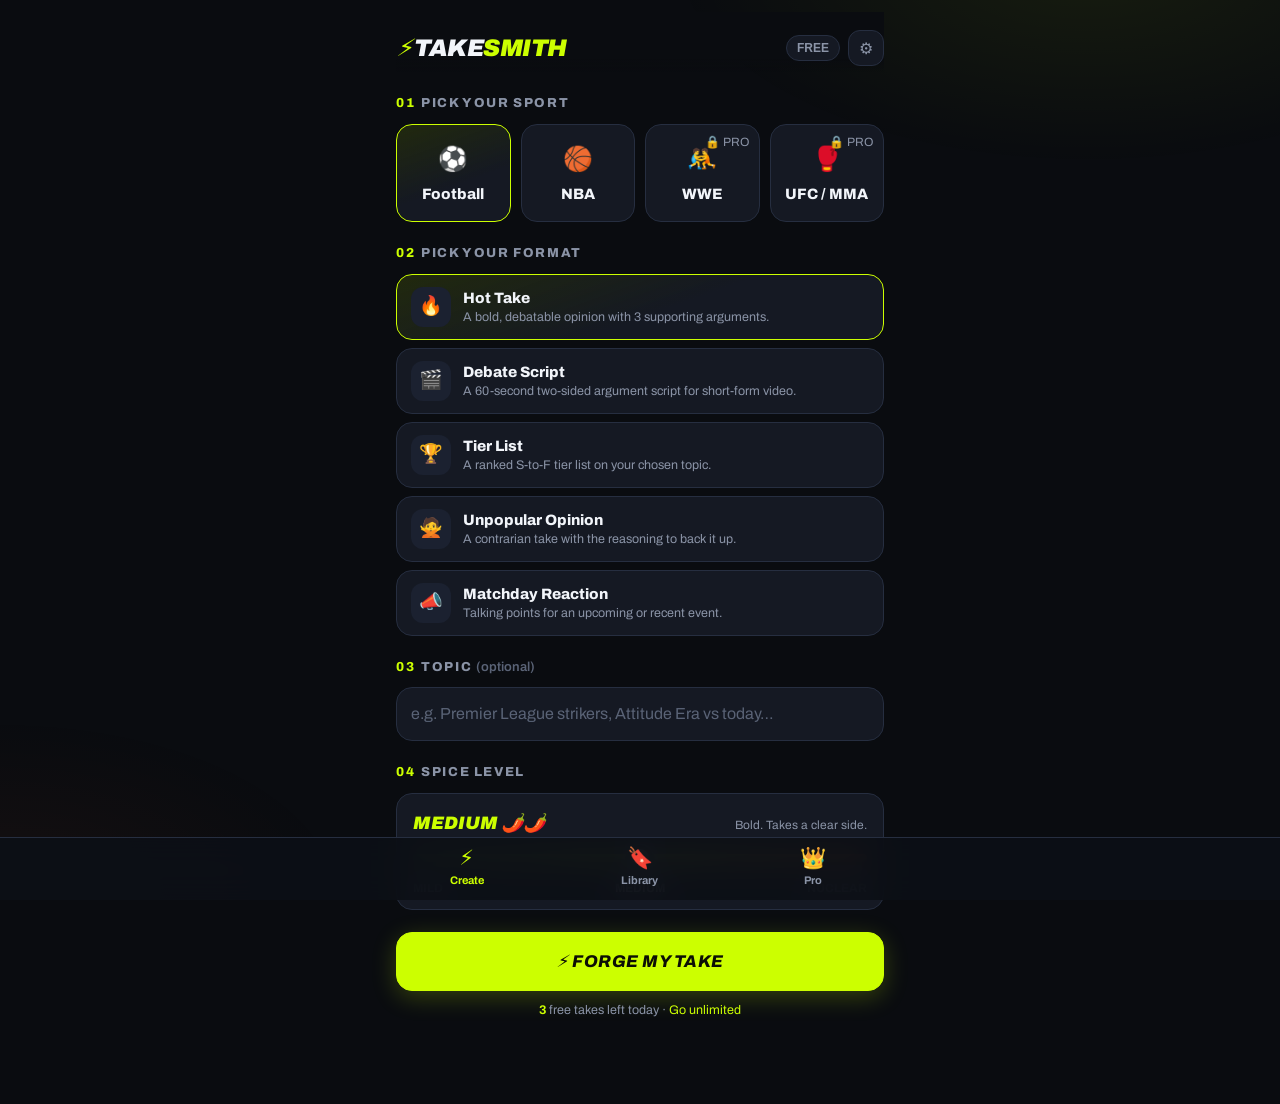
<file: takesmith/index.html>
<!DOCTYPE html>
<html lang="en">
<head>
<meta charset="UTF-8">
<meta name="viewport" content="width=device-width, initial-scale=1.0, viewport-fit=cover">
<meta name="theme-color" content="#0a0c10">
<title>TakeSmith — AI Takes for Sports Creators</title>
<style>
  @import url('https://fonts.googleapis.com/css2?family=Archivo:ital,wght@0,400;0,600;0,700;0,900;1,900&display=swap');

  :root {
    --bg: #0a0c10;
    --bg2: #10131a;
    --card: #151923;
    --card2: #1b2130;
    --line: #262e40;
    --text: #f2f5fa;
    --muted: #8b94a7;
    --accent: #ccff00;
    --accent-dim: #a3cc00;
    --hot: #ff5c1f;
    --danger: #ff4d5e;
    --radius: 16px;
  }

  * { margin: 0; padding: 0; box-sizing: border-box; -webkit-tap-highlight-color: transparent; }

  html, body { height: 100%; }

  body {
    background: var(--bg);
    color: var(--text);
    font-family: 'Archivo', system-ui, -apple-system, 'Segoe UI', sans-serif;
    font-size: 16px;
    line-height: 1.5;
    overscroll-behavior-y: none;
  }

  body::before {
    content: '';
    position: fixed;
    inset: 0;
    background:
      radial-gradient(600px 300px at 85% -5%, rgba(204,255,0,.07), transparent 70%),
      radial-gradient(500px 260px at 0% 100%, rgba(255,92,31,.05), transparent 70%);
    pointer-events: none;
    z-index: 0;
  }

  #app {
    position: relative;
    z-index: 1;
    max-width: 520px;
    margin: 0 auto;
    min-height: 100dvh;
    padding: 0 16px calc(84px + env(safe-area-inset-bottom));
  }

  /* ---------- Header ---------- */
  header {
    display: flex;
    align-items: center;
    justify-content: space-between;
    padding: 18px 0 6px;
    position: sticky;
    top: 0;
    background: linear-gradient(var(--bg) 78%, transparent);
    z-index: 20;
  }

  .wordmark {
    font-weight: 900;
    font-style: italic;
    font-size: 24px;
    letter-spacing: -0.5px;
    text-transform: uppercase;
    user-select: none;
  }
  .wordmark em { font-style: italic; color: var(--accent); }
  .wordmark .bolt { color: var(--accent); margin-right: 2px; }

  .header-actions { display: flex; gap: 8px; align-items: center; }

  .pill {
    font-size: 12px;
    font-weight: 700;
    padding: 5px 10px;
    border-radius: 999px;
    border: 1px solid var(--line);
    background: var(--card);
    color: var(--muted);
    cursor: pointer;
  }
  .pill.pro-badge { border-color: var(--accent); color: var(--accent); }

  .icon-btn {
    width: 36px; height: 36px;
    display: grid; place-items: center;
    border-radius: 12px;
    border: 1px solid var(--line);
    background: var(--card);
    color: var(--muted);
    font-size: 16px;
    cursor: pointer;
  }

  /* ---------- Sections ---------- */
  .view { display: none; animation: fadeUp .25s ease; }
  .view.active { display: block; }
  @keyframes fadeUp { from { opacity: 0; transform: translateY(8px); } to { opacity: 1; transform: none; } }

  h2.section {
    font-size: 13px;
    font-weight: 800;
    text-transform: uppercase;
    letter-spacing: 1.6px;
    color: var(--muted);
    margin: 22px 0 10px;
  }
  h2.section .step {
    color: var(--accent);
    margin-right: 6px;
  }

  /* ---------- Sport picker ---------- */
  .sport-grid { display: grid; grid-template-columns: 1fr 1fr; gap: 10px; }

  .sport-card {
    position: relative;
    border: 1px solid var(--line);
    background: var(--card);
    border-radius: var(--radius);
    padding: 14px 12px;
    display: flex;
    align-items: center;
    gap: 10px;
    cursor: pointer;
    transition: border-color .15s, transform .1s;
  }
  .sport-card:active { transform: scale(.97); }
  .sport-card .emoji { font-size: 24px; }
  .sport-card .name { font-weight: 800; font-size: 15px; }
  .sport-card.selected {
    border-color: var(--accent);
    background: linear-gradient(160deg, rgba(204,255,0,.12), var(--card) 60%);
  }
  .sport-card .lock {
    position: absolute;
    top: 8px; right: 10px;
    font-size: 12px;
    color: var(--muted);
  }

  /* ---------- Content types ---------- */
  .type-list { display: flex; flex-direction: column; gap: 8px; }

  .type-card {
    border: 1px solid var(--line);
    background: var(--card);
    border-radius: var(--radius);
    padding: 12px 14px;
    display: flex;
    align-items: center;
    gap: 12px;
    cursor: pointer;
    transition: border-color .15s, transform .1s;
  }
  .type-card:active { transform: scale(.98); }
  .type-card.selected {
    border-color: var(--accent);
    background: linear-gradient(160deg, rgba(204,255,0,.12), var(--card) 55%);
  }
  .type-card .t-icon {
    width: 40px; height: 40px;
    border-radius: 12px;
    background: var(--card2);
    display: grid; place-items: center;
    font-size: 19px;
    flex-shrink: 0;
  }
  .type-card .t-name { font-weight: 800; font-size: 15px; }
  .type-card .t-desc { font-size: 12.5px; color: var(--muted); line-height: 1.35; }

  /* ---------- Topic input ---------- */
  .topic-wrap { position: relative; }
  input[type="text"], input[type="password"] {
    width: 100%;
    background: var(--card);
    border: 1px solid var(--line);
    border-radius: var(--radius);
    color: var(--text);
    font: inherit;
    padding: 14px;
    outline: none;
  }
  input[type="text"]:focus, input[type="password"]:focus { border-color: var(--accent-dim); }
  input::placeholder { color: #5a6376; }

  /* ---------- Spice slider ---------- */
  .spice-box {
    border: 1px solid var(--line);
    background: var(--card);
    border-radius: var(--radius);
    padding: 16px 16px 12px;
  }
  .spice-labels {
    display: flex;
    justify-content: space-between;
    font-size: 12px;
    font-weight: 700;
    color: var(--muted);
    margin-top: 10px;
  }
  .spice-labels span { width: 33%; }
  .spice-labels span:nth-child(2) { text-align: center; }
  .spice-labels span:last-child { text-align: right; }
  .spice-labels span.on { color: var(--text); }

  .spice-current {
    display: flex;
    justify-content: space-between;
    align-items: baseline;
    margin-bottom: 8px;
  }
  .spice-current .lvl { font-weight: 900; font-size: 18px; text-transform: uppercase; font-style: italic; }
  .spice-current .hint { font-size: 12px; color: var(--muted); text-align: right; max-width: 60%; }

  input[type="range"] {
    -webkit-appearance: none;
    appearance: none;
    width: 100%;
    height: 8px;
    border-radius: 99px;
    background: linear-gradient(90deg, #4d7c0f, var(--accent) 50%, var(--hot));
    outline: none;
    cursor: pointer;
  }
  input[type="range"]::-webkit-slider-thumb {
    -webkit-appearance: none;
    width: 26px; height: 26px;
    border-radius: 50%;
    background: var(--text);
    border: 4px solid var(--bg);
    box-shadow: 0 0 0 1.5px var(--line), 0 2px 8px rgba(0,0,0,.5);
  }
  input[type="range"]::-moz-range-thumb {
    width: 20px; height: 20px;
    border-radius: 50%;
    background: var(--text);
    border: 4px solid var(--bg);
    box-shadow: 0 0 0 1.5px var(--line);
  }

  /* ---------- Buttons ---------- */
  .btn {
    display: inline-flex;
    align-items: center;
    justify-content: center;
    gap: 8px;
    font: inherit;
    font-weight: 800;
    border-radius: var(--radius);
    border: 1px solid var(--line);
    background: var(--card);
    color: var(--text);
    padding: 13px 16px;
    cursor: pointer;
    transition: transform .1s, opacity .15s;
    user-select: none;
  }
  .btn:active { transform: scale(.97); }
  .btn:disabled { opacity: .45; cursor: not-allowed; }

  .btn-primary {
    width: 100%;
    background: var(--accent);
    border-color: var(--accent);
    color: #0c0f05;
    font-size: 17px;
    font-style: italic;
    text-transform: uppercase;
    letter-spacing: .5px;
    padding: 16px;
    box-shadow: 0 6px 24px rgba(204,255,0,.22);
  }

  .btn-ghost { background: transparent; }
  .btn-sm { padding: 9px 12px; font-size: 13.5px; border-radius: 12px; }

  .gen-meta {
    text-align: center;
    font-size: 12.5px;
    color: var(--muted);
    margin-top: 10px;
  }
  .gen-meta b { color: var(--accent); }

  /* ---------- Output ---------- */
  .output-card {
    border: 1px solid var(--line);
    background: var(--card);
    border-radius: var(--radius);
    margin-top: 14px;
    overflow: hidden;
  }
  .output-head {
    display: flex;
    align-items: center;
    justify-content: space-between;
    gap: 8px;
    padding: 12px 14px;
    background: var(--card2);
    border-bottom: 1px solid var(--line);
  }
  .output-tags { display: flex; gap: 6px; flex-wrap: wrap; }
  .tag {
    font-size: 11px;
    font-weight: 700;
    text-transform: uppercase;
    letter-spacing: .6px;
    padding: 4px 8px;
    border-radius: 8px;
    background: rgba(204,255,0,.12);
    color: var(--accent);
  }
  .tag.dim { background: rgba(139,148,167,.15); color: var(--muted); }
  .tag.hot { background: rgba(255,92,31,.16); color: var(--hot); }

  .output-body {
    padding: 16px 16px 6px;
    white-space: pre-wrap;
    font-size: 15.5px;
    line-height: 1.62;
  }
  .cue { color: var(--accent); font-weight: 800; }

  .output-actions {
    display: grid;
    grid-template-columns: 1fr 1fr;
    gap: 8px;
    padding: 14px;
  }
  .output-actions .full { grid-column: 1 / -1; }

  .save-btn.saved { border-color: var(--accent); color: var(--accent); }

  .demo-note {
    font-size: 12px;
    color: var(--muted);
    padding: 0 16px 12px;
  }
  .demo-note a { color: var(--accent); cursor: pointer; text-decoration: underline; }

  /* ---------- Skeleton loading ---------- */
  .skeleton { padding: 18px 16px; }
  .skel-line {
    height: 13px;
    border-radius: 6px;
    background: linear-gradient(90deg, var(--card2) 25%, #232a3c 50%, var(--card2) 75%);
    background-size: 200% 100%;
    animation: shimmer 1.1s infinite linear;
    margin-bottom: 12px;
  }
  @keyframes shimmer { to { background-position: -200% 0; } }

  /* ---------- Library ---------- */
  .lib-empty {
    text-align: center;
    padding: 64px 24px;
    color: var(--muted);
  }
  .lib-empty .big { font-size: 44px; margin-bottom: 12px; }
  .lib-empty b { color: var(--text); display: block; font-size: 17px; margin-bottom: 6px; }

  .lib-card {
    border: 1px solid var(--line);
    background: var(--card);
    border-radius: var(--radius);
    margin-bottom: 10px;
    overflow: hidden;
  }
  .lib-head {
    display: flex;
    justify-content: space-between;
    align-items: center;
    gap: 8px;
    padding: 12px 14px;
    cursor: pointer;
  }
  .lib-date { font-size: 11.5px; color: var(--muted); white-space: nowrap; }
  .lib-body {
    display: none;
    padding: 0 14px;
    white-space: pre-wrap;
    font-size: 14.5px;
    line-height: 1.6;
    color: #d7dce6;
  }
  .lib-card.open .lib-body { display: block; }
  .lib-preview {
    padding: 0 14px 12px;
    font-size: 13.5px;
    color: var(--muted);
    display: -webkit-box;
    -webkit-line-clamp: 2;
    -webkit-box-orient: vertical;
    overflow: hidden;
  }
  .lib-card.open .lib-preview { display: none; }
  .lib-actions { display: flex; gap: 8px; padding: 12px 14px; }
  .lib-cap { font-size: 12.5px; color: var(--muted); text-align: center; margin: 14px 0; }
  .lib-cap a { color: var(--accent); cursor: pointer; }

  /* ---------- Paywall ---------- */
  .paywall { text-align: center; padding-top: 26px; }
  .paywall .crown { font-size: 52px; }
  .paywall h1 {
    font-size: 30px;
    font-weight: 900;
    font-style: italic;
    text-transform: uppercase;
    margin: 10px 0 4px;
  }
  .paywall h1 em { color: var(--accent); font-style: italic; }
  .paywall .sub { color: var(--muted); font-size: 14.5px; max-width: 320px; margin: 0 auto 22px; }

  .perk-list {
    text-align: left;
    display: flex;
    flex-direction: column;
    gap: 8px;
    margin-bottom: 22px;
  }
  .perk {
    display: flex;
    gap: 12px;
    align-items: center;
    border: 1px solid var(--line);
    background: var(--card);
    border-radius: var(--radius);
    padding: 13px 14px;
  }
  .perk .p-icon { font-size: 20px; }
  .perk .p-name { font-weight: 800; font-size: 14.5px; }
  .perk .p-desc { font-size: 12.5px; color: var(--muted); }

  .price-line { margin: 4px 0 14px; }
  .price-line .price { font-size: 34px; font-weight: 900; font-style: italic; }
  .price-line .per { color: var(--muted); font-size: 14px; }

  .paywall-note { font-size: 12px; color: var(--muted); margin-top: 12px; }

  /* ---------- Tab bar ---------- */
  nav {
    position: fixed;
    bottom: 0; left: 0; right: 0;
    z-index: 30;
    background: rgba(13,16,22,.92);
    backdrop-filter: blur(14px);
    border-top: 1px solid var(--line);
    padding-bottom: env(safe-area-inset-bottom);
  }
  .nav-inner {
    max-width: 520px;
    margin: 0 auto;
    display: grid;
    grid-template-columns: repeat(3, 1fr);
  }
  .nav-btn {
    background: none;
    border: none;
    color: var(--muted);
    font: inherit;
    font-size: 11px;
    font-weight: 700;
    padding: 10px 0 12px;
    cursor: pointer;
    display: flex;
    flex-direction: column;
    align-items: center;
    gap: 3px;
  }
  .nav-btn .n-icon { font-size: 21px; line-height: 1; }
  .nav-btn.active { color: var(--accent); }

  /* ---------- Modal ---------- */
  .modal-overlay {
    position: fixed;
    inset: 0;
    background: rgba(4,6,10,.7);
    backdrop-filter: blur(4px);
    display: none;
    align-items: flex-end;
    justify-content: center;
    z-index: 50;
  }
  .modal-overlay.open { display: flex; }
  .modal {
    width: 100%;
    max-width: 520px;
    background: var(--bg2);
    border: 1px solid var(--line);
    border-radius: 22px 22px 0 0;
    padding: 22px 18px calc(22px + env(safe-area-inset-bottom));
    animation: slideUp .22s ease;
  }
  @keyframes slideUp { from { transform: translateY(40px); opacity: 0; } to { transform: none; opacity: 1; } }
  .modal h3 { font-size: 19px; font-weight: 900; margin-bottom: 4px; }
  .modal .m-sub { color: var(--muted); font-size: 13.5px; margin-bottom: 16px; }
  .modal label { display: block; font-size: 12.5px; font-weight: 700; color: var(--muted); margin: 14px 0 6px; }
  .modal .row { display: flex; gap: 8px; margin-top: 18px; }
  .modal .row .btn { flex: 1; }

  /* ---------- Toast ---------- */
  #toast {
    position: fixed;
    left: 50%;
    bottom: calc(96px + env(safe-area-inset-bottom));
    transform: translateX(-50%) translateY(20px);
    background: var(--text);
    color: #0c0f14;
    font-weight: 800;
    font-size: 14px;
    padding: 11px 18px;
    border-radius: 99px;
    opacity: 0;
    pointer-events: none;
    transition: opacity .2s, transform .2s;
    z-index: 60;
    white-space: nowrap;
    box-shadow: 0 8px 30px rgba(0,0,0,.5);
  }
  #toast.show { opacity: 1; transform: translateX(-50%) translateY(0); }

  @media (min-width: 640px) {
    body { padding-top: 12px; }
    .sport-grid { grid-template-columns: repeat(4, 1fr); }
    .sport-card { flex-direction: column; text-align: center; gap: 6px; padding: 16px 8px; }
  }
</style>
</head>
<body>
<div id="app">

  <header>
    <div class="wordmark"><span class="bolt">⚡</span>Take<em>Smith</em></div>
    <div class="header-actions">
      <button class="pill" id="planPill" onclick="TS.go('pro')">FREE</button>
      <button class="icon-btn" onclick="TS.openSettings()" aria-label="Settings">⚙︎</button>
    </div>
  </header>

  <!-- ============ CREATE VIEW ============ -->
  <section class="view active" id="view-create">

    <h2 class="section"><span class="step">01</span>Pick your sport</h2>
    <div class="sport-grid" id="sportGrid"></div>

    <h2 class="section"><span class="step">02</span>Pick your format</h2>
    <div class="type-list" id="typeList"></div>

    <h2 class="section"><span class="step">03</span>Topic <span style="color:#5a6376;font-weight:600;text-transform:none;letter-spacing:0">(optional)</span></h2>
    <div class="topic-wrap">
      <input type="text" id="topicInput" maxlength="120"
        placeholder="e.g. Premier League strikers, Attitude Era vs today…">
    </div>

    <h2 class="section"><span class="step">04</span>Spice level</h2>
    <div class="spice-box">
      <div class="spice-current">
        <span class="lvl" id="spiceName">Medium 🌶️🌶️</span>
        <span class="hint" id="spiceHint">Bold. Takes a clear side.</span>
      </div>
      <input type="range" id="spiceSlider" min="0" max="2" step="1" value="1">
      <div class="spice-labels" id="spiceLabels">
        <span>MILD</span><span class="on">MEDIUM</span><span>NUCLEAR</span>
      </div>
    </div>

    <div style="margin-top:22px">
      <button class="btn btn-primary" id="generateBtn" onclick="TS.generate('new')">⚡ Forge my take</button>
      <div class="gen-meta" id="genMeta"></div>
    </div>

    <div id="outputArea"></div>
  </section>

  <!-- ============ LIBRARY VIEW ============ -->
  <section class="view" id="view-library">
    <h2 class="section" style="margin-top:16px">🔖 Your library</h2>
    <div id="libraryList"></div>
  </section>

  <!-- ============ PRO / PAYWALL VIEW ============ -->
  <section class="view" id="view-pro">
    <div class="paywall" id="paywallContent"></div>
  </section>

</div>

<!-- ============ TAB BAR ============ -->
<nav>
  <div class="nav-inner">
    <button class="nav-btn active" data-view="create" onclick="TS.go('create')">
      <span class="n-icon">⚡</span>Create
    </button>
    <button class="nav-btn" data-view="library" onclick="TS.go('library')">
      <span class="n-icon">🔖</span>Library
    </button>
    <button class="nav-btn" data-view="pro" onclick="TS.go('pro')">
      <span class="n-icon">👑</span>Pro
    </button>
  </div>
</nav>

<!-- ============ SETTINGS MODAL ============ -->
<div class="modal-overlay" id="settingsOverlay" onclick="if(event.target===this)TS.closeSettings()">
  <div class="modal">
    <h3>Settings</h3>
    <p class="m-sub">TakeSmith runs in demo mode out of the box. Add a Claude API key to generate real AI takes.</p>

    <label for="apiKeyInput">Claude API key <span style="font-weight:400">(stored only on this device)</span></label>
    <input type="password" id="apiKeyInput" placeholder="sk-ant-…" autocomplete="off">

    <div class="row">
      <button class="btn" onclick="TS.saveSettings()">Save</button>
      <button class="btn btn-ghost" onclick="TS.closeSettings()">Close</button>
    </div>

    <div class="row" id="dangerRow">
      <button class="btn btn-sm btn-ghost" style="color:var(--muted)" onclick="TS.downgrade()" id="downgradeBtn">Leave Pro preview</button>
      <button class="btn btn-sm btn-ghost" style="color:var(--danger)" onclick="TS.resetAll()">Reset app data</button>
    </div>
  </div>
</div>

<div id="toast"></div>

<script>
'use strict';

/* =====================================================================
   TakeSmith — AI content engine for sports creators
   Single-file SPA. State lives in localStorage. Generation runs through
   the Claude API when a key is set, otherwise a built-in demo writer.
   ===================================================================== */

const FREE_DAILY_LIMIT = 3;
const FREE_LIBRARY_CAP = 5;
const CLAUDE_MODEL = 'claude-sonnet-5';

/* ---------------- Config: sports ---------------- */
const SPORTS = [
  { id: 'football', name: 'Football', emoji: '⚽', pro: false },
  { id: 'nba',      name: 'NBA',      emoji: '🏀', pro: false },
  { id: 'wwe',      name: 'WWE',      emoji: '🤼', pro: true  },
  { id: 'ufc',      name: 'UFC / MMA', emoji: '🥊', pro: true  },
];

/* ---------------- Config: content types ---------------- */
const TYPES = [
  { id: 'hottake',  name: 'Hot Take',           icon: '🔥', desc: 'A bold, debatable opinion with 3 supporting arguments.' },
  { id: 'debate',   name: 'Debate Script',       icon: '🎬', desc: 'A 60-second two-sided argument script for short-form video.' },
  { id: 'tierlist', name: 'Tier List',           icon: '🏆', desc: 'A ranked S-to-F tier list on your chosen topic.' },
  { id: 'unpop',    name: 'Unpopular Opinion',   icon: '🙅', desc: 'A contrarian take with the reasoning to back it up.' },
  { id: 'matchday', name: 'Matchday Reaction',   icon: '📣', desc: 'Talking points for an upcoming or recent event.' },
];

const SPICE = [
  { name: 'Mild 🌶️',        hint: 'Confident but fair. Defensible on any podcast.' },
  { name: 'Medium 🌶️🌶️',    hint: 'Bold. Takes a clear side.' },
  { name: 'Nuclear ☢️',      hint: 'Starts wars in the comments. No mercy.' },
];

/* ---------------- Storage helpers ---------------- */
const store = {
  get(k, fallback) {
    try { const v = localStorage.getItem('ts_' + k); return v === null ? fallback : JSON.parse(v); }
    catch { return fallback; }
  },
  set(k, v) { try { localStorage.setItem('ts_' + k, JSON.stringify(v)); } catch {} },
  del(k) { try { localStorage.removeItem('ts_' + k); } catch {} },
};

/* ---------------- App state ---------------- */
const state = {
  sport: store.get('sport', 'football'),
  type: store.get('type', 'hottake'),
  spice: 1,
  view: 'create',
  lastOutput: null,   // { sport, type, topic, spice, text, meta }
  busy: false,
};

const isPro = () => store.get('pro', false);

function todayKey() {
  const d = new Date();
  return d.getFullYear() + '-' + String(d.getMonth() + 1).padStart(2, '0') + '-' + String(d.getDate()).padStart(2, '0');
}
function usedToday() {
  const u = store.get('usage', null);
  return (u && u.date === todayKey()) ? u.count : 0;
}
function bumpUsage() {
  store.set('usage', { date: todayKey(), count: usedToday() + 1 });
}
function gensLeft() {
  return Math.max(0, FREE_DAILY_LIMIT - usedToday());
}

/* ---------------- Tiny utils ---------------- */
const $ = (id) => document.getElementById(id);
const pick = (arr) => arr[Math.floor(Math.random() * arr.length)];
const shuffle = (arr) => { const a = arr.slice(); for (let i = a.length - 1; i > 0; i--) { const j = Math.floor(Math.random() * (i + 1)); [a[i], a[j]] = [a[j], a[i]]; } return a; };
const esc = (s) => s.replace(/&/g, '&amp;').replace(/</g, '&lt;').replace(/>/g, '&gt;').replace(/"/g, '&quot;');

let toastTimer = null;
function toast(msg) {
  const t = $('toast');
  t.textContent = msg;
  t.classList.add('show');
  clearTimeout(toastTimer);
  toastTimer = setTimeout(() => t.classList.remove('show'), 1800);
}

/* =====================================================================
   DEMO WRITER — template engine used when no API key is set.
   Punchy, spoken-word output. Randomised so Regenerate feels fresh.
   ===================================================================== */
const ROSTER = {
  football: {
    stars: ['Erling Haaland', 'Kylian Mbappé', 'Jude Bellingham', 'Mohamed Salah', 'Bukayo Saka', 'Vinícius Júnior', 'Lamine Yamal', 'Kevin De Bruyne', 'Harry Kane', 'Rodri', 'Declan Rice', 'Phil Foden'],
    teams: ['Arsenal', 'Manchester City', 'Real Madrid', 'Liverpool', 'Barcelona', 'Bayern Munich', 'PSG', 'Manchester United'],
    arena: 'world football', role: 'footballer', event: 'the weekend fixtures',
  },
  nba: {
    stars: ['Nikola Jokić', 'Luka Dončić', 'Giannis Antetokounmpo', 'Victor Wembanyama', 'Shai Gilgeous-Alexander', 'Jayson Tatum', 'LeBron James', 'Stephen Curry', 'Anthony Edwards', 'Joel Embiid', 'Kevin Durant', 'Ja Morant'],
    teams: ['the Celtics', 'the Nuggets', 'the Thunder', 'the Lakers', 'the Warriors', 'the Knicks', 'the Timberwolves', 'the Mavericks'],
    arena: 'the NBA', role: 'basketball player', event: "tonight's slate",
  },
  wwe: {
    stars: ['Roman Reigns', 'Cody Rhodes', 'Seth Rollins', 'Rhea Ripley', 'Gunther', 'CM Punk', 'Bianca Belair', 'Randy Orton', 'Kevin Owens', 'Jey Uso', 'LA Knight', 'Becky Lynch'],
    teams: ['RAW', 'SmackDown', 'NXT'],
    arena: 'pro wrestling', role: 'superstar', event: 'the next premium live event',
  },
  ufc: {
    stars: ['Islam Makhachev', 'Jon Jones', 'Alex Pereira', 'Ilia Topuria', 'Tom Aspinall', 'Leon Edwards', 'Dricus du Plessis', 'Charles Oliveira', 'Max Holloway', 'Sean O\'Malley', 'Conor McGregor', 'Khamzat Chimaev'],
    teams: ['lightweight', 'welterweight', 'middleweight', 'light heavyweight', 'heavyweight'],
    arena: 'the UFC', role: 'fighter', event: 'the next pay-per-view',
  },
};

const CLOSERS = [
  ["That's my take. Tell me where I'm wrong.", "Sit with that one. Then hit the comments.", "Agree or disagree — but bring receipts."],
  ["I said what I said. Comments are open.", "Don't get mad at me. Get mad at the facts.", "You know it. I know it. Now say it out loud."],
  ["Clip it. Post it. I'll die on this hill.", "Screenshot this. I want the credit later.", "If this take offends you, good. It was supposed to."],
];

const ARG_POOL = [
  'The numbers back it up. Strip out the noise and the production is elite.',
  'Watch the tape. Not the highlights. The full tape. It tells you everything.',
  'The eye test and the stats finally agree. That almost never happens.',
  'Big moments. That is the separator. When it matters most, the level goes up.',
  'Consistency. Week in, week out. No cold streaks. No hiding.',
  'The competition has never been deeper. Doing it now means more.',
  'Ask the opponents. They will tell you who they fear. It is not who you think.',
  'Longevity is a skill. Staying at the top is harder than getting there.',
];

function topicLine(topic) {
  return topic ? `Let's talk about ${topic}.` : null;
}

function demoHotTake(r, topic, spice) {
  const [a, b] = shuffle(r.stars);
  const claims = [
    `${a} is quietly the most valuable ${r.role} in ${r.arena} right now.`,
    `${a} is better than ${b} right now, and it isn't close.`,
    `${a} would embarrass ${b} in any era. And everyone pretending otherwise is lying to you.`,
  ];
  const args = shuffle(ARG_POOL).slice(0, 3);
  return {
    meta: { subject: a, rival: b },
    text: [
      'HOT TAKE:',
      topicLine(topic),
      claims[spice],
      '',
      "Here's why.",
      '',
      `One. ${args[0]}`,
      '',
      `Two. ${args[1]}`,
      '',
      `Three. ${args[2]}`,
      '',
      pick(CLOSERS[spice]),
    ].filter(l => l !== null).join('\n'),
  };
}

function demoDebate(r, topic, spice) {
  const [a, b] = shuffle(r.stars);
  const q = topic
    ? `${topic} — who actually wins this argument?`
    : `${a} or ${b} — who do you build around?`;
  const heat = [
    ['There is a real case here.', 'But hold on. The other side has a point too.'],
    ['One side of this is just wrong.', 'But the comments will fight me on this. So let them cook.'],
    ['One of these answers is a war crime.', 'And the other side? Delusional. But let them talk.'],
  ][spice];
  return {
    meta: { subject: a, rival: b },
    text: [
      `[0:00] HOOK — ${q}`,
      "Sixty seconds. Two sides. Let's go.",
      '',
      `[0:08] SIDE A — the case for ${a}.`,
      heat[0],
      pick(ARG_POOL),
      pick(ARG_POOL),
      '',
      `[0:32] SIDE B — the case for ${b}.`,
      heat[1],
      pick(ARG_POOL),
      pick(ARG_POOL),
      '',
      '[0:52] VERDICT.',
      spice === 2
        ? `It's ${a}. It was always ${a}. If you picked ${b}, unfollow me. I'm serious.`
        : spice === 1
          ? `For me, it's ${a}. Barely. But you tell me — drop your pick below.`
          : `Honestly? You can win this debate either way. Pick your side in the comments.`,
    ].join('\n'),
  };
}

function demoTierList(r, topic, spice) {
  const names = shuffle(r.stars).slice(0, 5);
  const title = topic || `the biggest names in ${r.arena} right now`;
  const sLines = ['Untouchable. The standard everyone else gets measured against.', 'Generational. This is what the top looks like.'];
  const aLines = ['Elite, but there is one flaw keeping them out of S.', 'So good it feels disrespectful to put them here. And yet.'];
  const bLines = ['Very good. Not special. There is a difference.', 'Great weeks, quiet months. B tier until it sticks.'];
  const cLines = ['The hype got ahead of the football… I mean, the reality.', 'Living off a highlight reel from two years ago.'];
  const fLines = [
    ['Harsh? Maybe. But someone has to hold this spot.', 'Not their year. Simple as that.'],
    ['Massively overrated and it is time we all admitted it.', 'The brand is elite. The product is not.'],
    ['Fraud watch. I said it. FRAUD. WATCH.', 'If overrated was a person. This is them. Sue me.'],
  ][spice];
  return {
    meta: { subject: names[0], rival: names[4] },
    text: [
      `TIER LIST: ${title}.`,
      "No friends on this list. Let's rank.",
      '',
      `S TIER — ${names[0]}.`,
      pick(sLines),
      '',
      `A TIER — ${names[1]}.`,
      pick(aLines),
      '',
      `B TIER — ${names[2]}.`,
      pick(bLines),
      '',
      `C TIER — ${names[3]}.`,
      pick(cLines),
      '',
      `F TIER — ${names[4]}.`,
      pick(fLines),
      '',
      pick(CLOSERS[spice]),
    ].join('\n'),
  };
}

function demoUnpop(r, topic, spice) {
  const [a, b] = shuffle(r.stars);
  const takes = [
    `${a} is slightly overrated. Great? Yes. The greatest? Not yet.`,
    `${a} would not be a top-five ${r.role} in the last great era. There. I said it.`,
    `${a} is the most overrated ${r.role} of this generation, and ${b} has been better for two years straight.`,
  ];
  return {
    meta: { subject: a, rival: b },
    text: [
      'UNPOPULAR OPINION:',
      topicLine(topic),
      takes[spice],
      '',
      'Hear me out.',
      pick(ARG_POOL),
      '',
      'And there is more.',
      pick(ARG_POOL),
      '',
      `Before you rage in the comments — I'm not saying ${a} is bad. I'm saying the conversation is broken. Big difference.`,
      '',
      pick(CLOSERS[spice]),
    ].filter(l => l !== null).join('\n'),
  };
}

function demoMatchday(r, topic, spice) {
  const [a, b] = shuffle(r.stars);
  const ev = topic || r.event;
  const stakes = [
    'Quietly one of the most interesting storylines of the season.',
    'This one matters more than people are admitting.',
    'Whatever happens, somebody\'s legacy takes a hit tonight. That is the truth.',
  ];
  return {
    meta: { subject: a, rival: b },
    text: [
      `MATCHDAY REACTION — ${ev}.`,
      'Five talking points. Rapid fire. Here we go.',
      '',
      `One. All eyes on ${a}. ${stakes[spice]}`,
      '',
      `Two. The pressure is real. ${pick(ARG_POOL)}`,
      '',
      `Three. Don't sleep on ${b}. Written off too early. That is dangerous.`,
      '',
      `Four. The tactical battle decides this. Whoever controls the tempo controls everything.`,
      '',
      `Five. ${spice === 2 ? 'My prediction? Chaos. Beautiful, timeline-breaking chaos. And I am here for every second.' : spice === 1 ? 'My prediction? Closer than the pundits think. Much closer.' : 'My prediction? Too close to call. And that is what makes it great.'}`,
      '',
      'The question I am leaving you with: who do YOU trust when it matters? Comments. Now.',
    ].join('\n'),
  };
}

function demoCounter(prev) {
  const s = (prev.meta && prev.meta.subject) || 'that pick';
  const spice = prev.spice;
  return {
    meta: prev.meta,
    text: [
      'THE COUNTER:',
      `Everything I just said about ${s}? Here's the other side.`,
      '',
      `One. ${pick([
        'Context is doing a lot of heavy lifting in that argument. Change the system, change the story.',
        'Recency bias is undefeated. Zoom out two seasons and the picture flips.',
        'The competition argument cuts both ways. Weaker rivals inflate everything.',
      ])}`,
      '',
      `Two. ${pick([
        'The biggest stages tell a different story. And big stages are the whole job.',
        'Availability matters. You cannot be the best if you are not out there.',
        'Style points are not substance. Strip the aesthetics and re-run the debate.',
      ])}`,
      '',
      `Three. ${pick(ARG_POOL)}`,
      '',
      spice === 2
        ? 'So no, it is not settled. It was never settled. Run it back.'
        : 'Two sides. One camera. You decide.',
    ].join('\n'),
  };
}

const DEMO_BUILDERS = {
  hottake: demoHotTake,
  debate: demoDebate,
  tierlist: demoTierList,
  unpop: demoUnpop,
  matchday: demoMatchday,
};

function demoGenerate(kind) {
  if (kind === 'counter' && state.lastOutput) return demoCounter(state.lastOutput);
  const r = ROSTER[state.sport];
  const topic = $('topicInput').value.trim();
  return DEMO_BUILDERS[state.type](r, topic, state.spice);
}

/* =====================================================================
   CLAUDE API — used when the user has saved an API key in Settings.
   ===================================================================== */
const SYSTEM_PROMPT = `You are TakeSmith, a ghostwriter for sports content creators who film short-form video on their phones.

Rules for every output:
- Spoken-word style. Short sentences. Punchy. Written to be read aloud on camera.
- No hashtags. No emojis. No markdown formatting symbols like # or *.
- Simple ALL-CAPS labels (like "HOT TAKE:" or "S TIER —") are allowed.
- Stay on sports. Be provocative about performance and legacy, never personal abuse, slurs, or off-field tragedy.
- Keep it under 220 words unless the format requires structure.
- Output ONLY the script. No preamble, no explanation.`;

const SPICE_PROMPT = [
  'Spice level: MILD. Confident but fair and defensible. A take a thoughtful pundit would stand behind.',
  'Spice level: MEDIUM. Bold. Take a clear side. Ruffle feathers. No fence-sitting.',
  'Spice level: NUCLEAR. Maximum boldness. A take engineered to start arguments in the comments. Still strictly about sport — no personal abuse.',
];

function buildPrompt(kind) {
  const sport = SPORTS.find(s => s.id === state.sport).name;
  const topic = $('topicInput').value.trim();
  const topicLine = topic ? `Topic focus: "${topic}".` : 'No specific topic given — pick something current and debate-worthy in this sport.';

  if (kind === 'counter' && state.lastOutput) {
    return `Sport: ${sport}. ${SPICE_PROMPT[state.spice]}

I just delivered this take on camera:
---
${state.lastOutput.text}
---
Now write me "THE COUNTER:" — a script arguing the OTHER side of that exact take, same energy, same spoken-word style, so I can film the rebuttal.`;
  }

  const asks = {
    hottake: `Write a HOT TAKE: one bold, debatable opinion, then exactly three supporting arguments labelled "One.", "Two.", "Three.", then a one-line sign-off that invites comments.`,
    debate: `Write a 60-second DEBATE SCRIPT for short-form video with timestamp cues: [0:00] HOOK (one-line question), [0:08] SIDE A (2-3 punchy lines), [0:32] SIDE B (2-3 punchy lines), [0:52] VERDICT (pick a side or throw it to the comments).`,
    tierlist: `Write a TIER LIST script ranking five real, relevant names into S, A, B, C and F tiers. Format each as "S TIER — Name." on one line then a one-line justification. Open with a one-line title, close with a sign-off that invites debate.`,
    unpop: `Write an UNPOPULAR OPINION: one contrarian take, then the reasoning in 2-3 short beats, then a pre-emptive line answering the obvious objection, then a sign-off.`,
    matchday: `Write a MATCHDAY REACTION: five rapid-fire talking points (labelled One. to Five.) for an upcoming or recent event, ending with a question to throw to the audience.`,
  };

  return `Sport: ${sport}. ${topicLine} ${SPICE_PROMPT[state.spice]}

${asks[state.type]}`;
}

async function claudeGenerate(kind) {
  const key = store.get('apikey', '');
  const res = await fetch('https://api.anthropic.com/v1/messages', {
    method: 'POST',
    headers: {
      'content-type': 'application/json',
      'x-api-key': key,
      'anthropic-version': '2023-06-01',
      'anthropic-dangerous-direct-browser-access': 'true',
    },
    body: JSON.stringify({
      model: CLAUDE_MODEL,
      max_tokens: 700,
      system: SYSTEM_PROMPT,
      messages: [{ role: 'user', content: buildPrompt(kind) }],
    }),
  });
  if (!res.ok) {
    const err = await res.json().catch(() => ({}));
    throw new Error((err.error && err.error.message) || ('API error ' + res.status));
  }
  const data = await res.json();
  const text = (data.content || []).filter(b => b.type === 'text').map(b => b.text).join('\n').trim();
  if (!text) throw new Error('Empty response from API');
  return { meta: {}, text };
}

/* =====================================================================
   GENERATION FLOW
   ===================================================================== */
async function generate(kind) {
  if (state.busy) return;

  const sport = SPORTS.find(s => s.id === state.sport);
  if (sport.pro && !isPro()) { TS.go('pro'); return; }
  if (!isPro() && gensLeft() <= 0) {
    toast('Daily limit reached');
    TS.go('pro');
    return;
  }

  state.busy = true;
  renderGenerateBtn();
  renderSkeleton();

  try {
    const hasKey = !!store.get('apikey', '');
    const result = hasKey ? await claudeGenerate(kind) : demoGenerate(kind);
    // Demo mode: tiny delay so generation feels like work is happening
    if (!hasKey) await new Promise(r => setTimeout(r, 650 + Math.random() * 500));

    state.lastOutput = {
      id: 'tk_' + Date.now().toString(36) + Math.random().toString(36).slice(2, 7),
      sport: state.sport,
      type: kind === 'counter' ? 'counter' : state.type,
      topic: $('topicInput').value.trim(),
      spice: state.spice,
      text: result.text,
      meta: result.meta || {},
      demo: !hasKey,
    };
    bumpUsage();
    renderOutput();
  } catch (e) {
    $('outputArea').innerHTML = '';
    toast('⚠️ ' + (e.message || 'Generation failed'));
  } finally {
    state.busy = false;
    renderGenerateBtn();
    renderMeta();
    renderPlanPill();
  }
}

/* =====================================================================
   RENDERING
   ===================================================================== */
function renderSports() {
  $('sportGrid').innerHTML = SPORTS.map(s => `
    <div class="sport-card ${state.sport === s.id ? 'selected' : ''}" onclick="TS.pickSport('${s.id}')">
      <span class="emoji">${s.emoji}</span>
      <span class="name">${s.name}</span>
      ${s.pro && !isPro() ? '<span class="lock">🔒 PRO</span>' : ''}
    </div>`).join('');
}

function renderTypes() {
  $('typeList').innerHTML = TYPES.map(t => `
    <div class="type-card ${state.type === t.id ? 'selected' : ''}" onclick="TS.pickType('${t.id}')">
      <div class="t-icon">${t.icon}</div>
      <div>
        <div class="t-name">${t.name}</div>
        <div class="t-desc">${t.desc}</div>
      </div>
    </div>`).join('');
}

function renderSpice() {
  const v = state.spice;
  $('spiceName').textContent = SPICE[v].name;
  $('spiceHint').textContent = SPICE[v].hint;
  const spans = $('spiceLabels').children;
  for (let i = 0; i < spans.length; i++) spans[i].classList.toggle('on', i === v);
  $('spiceName').style.color = v === 2 ? 'var(--hot)' : v === 1 ? 'var(--accent)' : 'var(--text)';
}

function renderMeta() {
  const el = $('genMeta');
  if (isPro()) {
    el.innerHTML = '👑 Pro — unlimited takes';
  } else {
    const left = gensLeft();
    el.innerHTML = left > 0
      ? `<b>${left}</b> free take${left === 1 ? '' : 's'} left today · <a style="color:var(--accent);cursor:pointer" onclick="TS.go('pro')">Go unlimited</a>`
      : `Out of free takes for today · <a style="color:var(--accent);cursor:pointer" onclick="TS.go('pro')">Upgrade to keep going</a>`;
  }
}

function renderGenerateBtn() {
  const b = $('generateBtn');
  b.disabled = state.busy;
  b.innerHTML = state.busy ? '⏳ Forging…' : '⚡ Forge my take';
}

function renderPlanPill() {
  $('planPill').textContent = isPro() ? '👑 PRO' : 'FREE';
  $('planPill').classList.toggle('pro-badge', isPro());
  $('downgradeBtn').style.display = isPro() ? '' : 'none';
}

function renderSkeleton() {
  $('outputArea').innerHTML = `
    <div class="output-card">
      <div class="skeleton">
        ${'<div class="skel-line" style="width:XX%"></div>'.repeat(5)}
      </div>
    </div>`.replace(/width:XX%/g, () => 'width:' + (55 + Math.floor(Math.random() * 40)) + '%');
  $('outputArea').scrollIntoView({ behavior: 'smooth', block: 'nearest' });
}

function typeLabel(typeId) {
  if (typeId === 'counter') return 'The Counter';
  const t = TYPES.find(t => t.id === typeId);
  return t ? t.name : typeId;
}

function highlightCues(text) {
  // Bold-accent structural cues: [0:00], "S TIER —", "One." etc.
  return esc(text)
    .replace(/^(\[\d+:\d+\][^\n]*|[A-Z][A-Z '\/&-]+[:—][^\n]*)$/gm, '<span class="cue">$1</span>')
    .replace(/^((?:One|Two|Three|Four|Five)\.)/gm, '<span class="cue">$1</span>');
}

function renderOutput() {
  const o = state.lastOutput;
  if (!o) { $('outputArea').innerHTML = ''; return; }
  const sport = SPORTS.find(s => s.id === o.sport);
  const saved = store.get('library', []).some(x => x.id === o.id);

  $('outputArea').innerHTML = `
    <div class="output-card">
      <div class="output-head">
        <div class="output-tags">
          <span class="tag dim">${sport.emoji} ${sport.name}</span>
          <span class="tag">${typeLabel(o.type)}</span>
          <span class="tag ${o.spice === 2 ? 'hot' : 'dim'}">${SPICE[o.spice].name}</span>
        </div>
      </div>
      <div class="output-body">${highlightCues(o.text)}</div>
      ${o.demo ? `<div class="demo-note">Demo mode — <a onclick="TS.openSettings()">add a Claude API key</a> for real AI takes.</div>` : ''}
      <div class="output-actions">
        <button class="btn btn-sm" onclick="TS.copyOutput()">📋 Copy</button>
        <button class="btn btn-sm save-btn ${saved ? 'saved' : ''}" id="saveBtn" onclick="TS.saveOutput()">${saved ? '✔ Saved' : '🔖 Save'}</button>
        <button class="btn btn-sm" onclick="TS.generate('regen')">🔁 Regenerate</button>
        <button class="btn btn-sm" onclick="TS.generate('counter')">⚔️ Counter it</button>
      </div>
    </div>`;
  $('outputArea').scrollIntoView({ behavior: 'smooth', block: 'nearest' });
}

function renderLibrary() {
  const lib = store.get('library', []);
  const el = $('libraryList');
  if (!lib.length) {
    el.innerHTML = `
      <div class="lib-empty">
        <div class="big">🔖</div>
        <b>No saved takes yet</b>
        Forge a take, hit Save, and it lives here — ready to reuse on filming day.
      </div>`;
    return;
  }
  el.innerHTML = lib.map(o => {
    const sport = SPORTS.find(s => s.id === o.sport) || { emoji: '🎙️', name: o.sport };
    const d = new Date(o.savedAt);
    const when = d.toLocaleDateString(undefined, { day: 'numeric', month: 'short' });
    return `
    <div class="lib-card" id="lib-${o.id}">
      <div class="lib-head" onclick="TS.toggleLib('${o.id}')">
        <div class="output-tags">
          <span class="tag dim">${sport.emoji} ${sport.name}</span>
          <span class="tag">${typeLabel(o.type)}</span>
        </div>
        <span class="lib-date">${when}</span>
      </div>
      <div class="lib-preview">${esc(o.text)}</div>
      <div class="lib-body">${highlightCues(o.text)}</div>
      <div class="lib-actions">
        <button class="btn btn-sm" onclick="TS.copyText('${o.id}')">📋 Copy</button>
        <button class="btn btn-sm btn-ghost" style="color:var(--danger)" onclick="TS.deleteSaved('${o.id}')">🗑 Delete</button>
      </div>
    </div>`;
  }).join('') + (
    !isPro()
      ? `<div class="lib-cap">${lib.length}/${FREE_LIBRARY_CAP} free slots used · <a onclick="TS.go('pro')">Pro = unlimited library</a></div>`
      : ''
  );
}

function renderPaywall() {
  const pro = isPro();
  $('paywallContent').innerHTML = pro ? `
    <div class="crown">👑</div>
    <h1>You're <em>Pro</em></h1>
    <p class="sub">Unlimited takes, every sport, unlimited library. Go make something loud.</p>
    <button class="btn btn-primary" onclick="TS.go('create')">⚡ Back to forging</button>
    <p class="paywall-note">This is a Pro preview — payments aren't live yet. You can leave Pro anytime in Settings.</p>
  ` : `
    <div class="crown">👑</div>
    <h1>TakeSmith <em>Pro</em></h1>
    <p class="sub">You get ${FREE_DAILY_LIMIT} free takes a day. Pros never run dry.</p>
    <div class="perk-list">
      <div class="perk"><span class="p-icon">♾️</span><div><div class="p-name">Unlimited generations</div><div class="p-desc">No daily cap. Regenerate until it slaps.</div></div></div>
      <div class="perk"><span class="p-icon">🥊</span><div><div class="p-name">All four sports</div><div class="p-desc">Unlocks WWE and UFC/MMA modes.</div></div></div>
      <div class="perk"><span class="p-icon">🔖</span><div><div class="p-name">Unlimited library</div><div class="p-desc">Save every banger. Free tier holds ${FREE_LIBRARY_CAP}.</div></div></div>
      <div class="perk"><span class="p-icon">☢️</span><div><div class="p-name">Nuclear-grade spice</div><div class="p-desc">Priority access to the boldest take engine.</div></div></div>
    </div>
    <div class="price-line"><span class="price">£6.99</span><span class="per"> / month</span></div>
    <button class="btn btn-primary" onclick="TS.upgrade()">👑 Unlock Pro preview</button>
    <p class="paywall-note">Payments aren't live yet — this button unlocks a free preview of Pro on this device.</p>
  `;
}

/* =====================================================================
   ACTIONS (public API bound to the DOM)
   ===================================================================== */
const TS = {
  go(view) {
    state.view = view;
    document.querySelectorAll('.view').forEach(v => v.classList.remove('active'));
    $('view-' + view).classList.add('active');
    document.querySelectorAll('.nav-btn').forEach(b => b.classList.toggle('active', b.dataset.view === view));
    if (view === 'library') renderLibrary();
    if (view === 'pro') renderPaywall();
    window.scrollTo({ top: 0 });
  },

  pickSport(id) {
    const s = SPORTS.find(x => x.id === id);
    if (s.pro && !isPro()) { toast('🔒 ' + s.name + ' is a Pro sport'); TS.go('pro'); return; }
    state.sport = id;
    store.set('sport', id);
    renderSports();
  },

  pickType(id) {
    state.type = id;
    store.set('type', id);
    renderTypes();
  },

  generate,

  async copyOutput() {
    if (!state.lastOutput) return;
    await copyToClipboard(state.lastOutput.text);
  },

  async copyText(id) {
    const item = store.get('library', []).find(x => x.id === id);
    if (item) await copyToClipboard(item.text);
  },

  saveOutput() {
    const o = state.lastOutput;
    if (!o) return;
    const lib = store.get('library', []);
    if (lib.some(x => x.id === o.id)) { toast('Already saved'); return; }
    if (!isPro() && lib.length >= FREE_LIBRARY_CAP) {
      toast('Library full on free tier');
      TS.go('pro');
      return;
    }
    lib.unshift({ ...o, savedAt: Date.now() });
    store.set('library', lib);
    const btn = $('saveBtn');
    if (btn) { btn.classList.add('saved'); btn.innerHTML = '✔ Saved'; }
    toast('🔖 Saved to library');
  },

  deleteSaved(id) {
    store.set('library', store.get('library', []).filter(x => x.id !== id));
    renderLibrary();
    toast('Deleted');
  },

  toggleLib(id) {
    $('lib-' + id).classList.toggle('open');
  },

  upgrade() {
    store.set('pro', true);
    toast('👑 Pro preview unlocked');
    renderPlanPill();
    renderSports();
    renderMeta();
    renderPaywall();
  },

  downgrade() {
    store.set('pro', false);
    if (SPORTS.find(s => s.id === state.sport).pro) { state.sport = 'football'; store.set('sport', 'football'); }
    toast('Back on the free tier');
    TS.closeSettings();
    renderPlanPill();
    renderSports();
    renderMeta();
    renderPaywall();
  },

  openSettings() {
    $('apiKeyInput').value = store.get('apikey', '');
    renderPlanPill();
    $('settingsOverlay').classList.add('open');
  },

  closeSettings() {
    $('settingsOverlay').classList.remove('open');
  },

  saveSettings() {
    const key = $('apiKeyInput').value.trim();
    if (key) store.set('apikey', key); else store.del('apikey');
    toast(key ? '🔑 API key saved' : 'Demo mode active');
    TS.closeSettings();
  },

  resetAll() {
    if (!confirm('Reset TakeSmith? This clears your library, plan and settings on this device.')) return;
    ['sport', 'type', 'usage', 'library', 'pro', 'apikey'].forEach(k => store.del(k));
    location.reload();
  },
};
window.TS = TS;

async function copyToClipboard(text) {
  try {
    await navigator.clipboard.writeText(text);
    toast('📋 Copied — go film it');
  } catch {
    // Fallback for older mobile browsers / non-secure contexts
    const ta = document.createElement('textarea');
    ta.value = text;
    ta.style.position = 'fixed';
    ta.style.opacity = '0';
    document.body.appendChild(ta);
    ta.select();
    try { document.execCommand('copy'); toast('📋 Copied — go film it'); }
    catch { toast('Copy failed — long-press to select'); }
    document.body.removeChild(ta);
  }
}

/* ---------------- Init ---------------- */
(function init() {
  // Never boot into a Pro-locked sport on a free account
  if (SPORTS.find(s => s.id === state.sport).pro && !isPro()) state.sport = 'football';
  if (!TYPES.some(t => t.id === state.type)) state.type = 'hottake';

  $('spiceSlider').addEventListener('input', (e) => {
    state.spice = Number(e.target.value);
    renderSpice();
  });

  renderSports();
  renderTypes();
  renderSpice();
  renderMeta();
  renderGenerateBtn();
  renderPlanPill();
})();
</script>
</body>
</html>
</file>
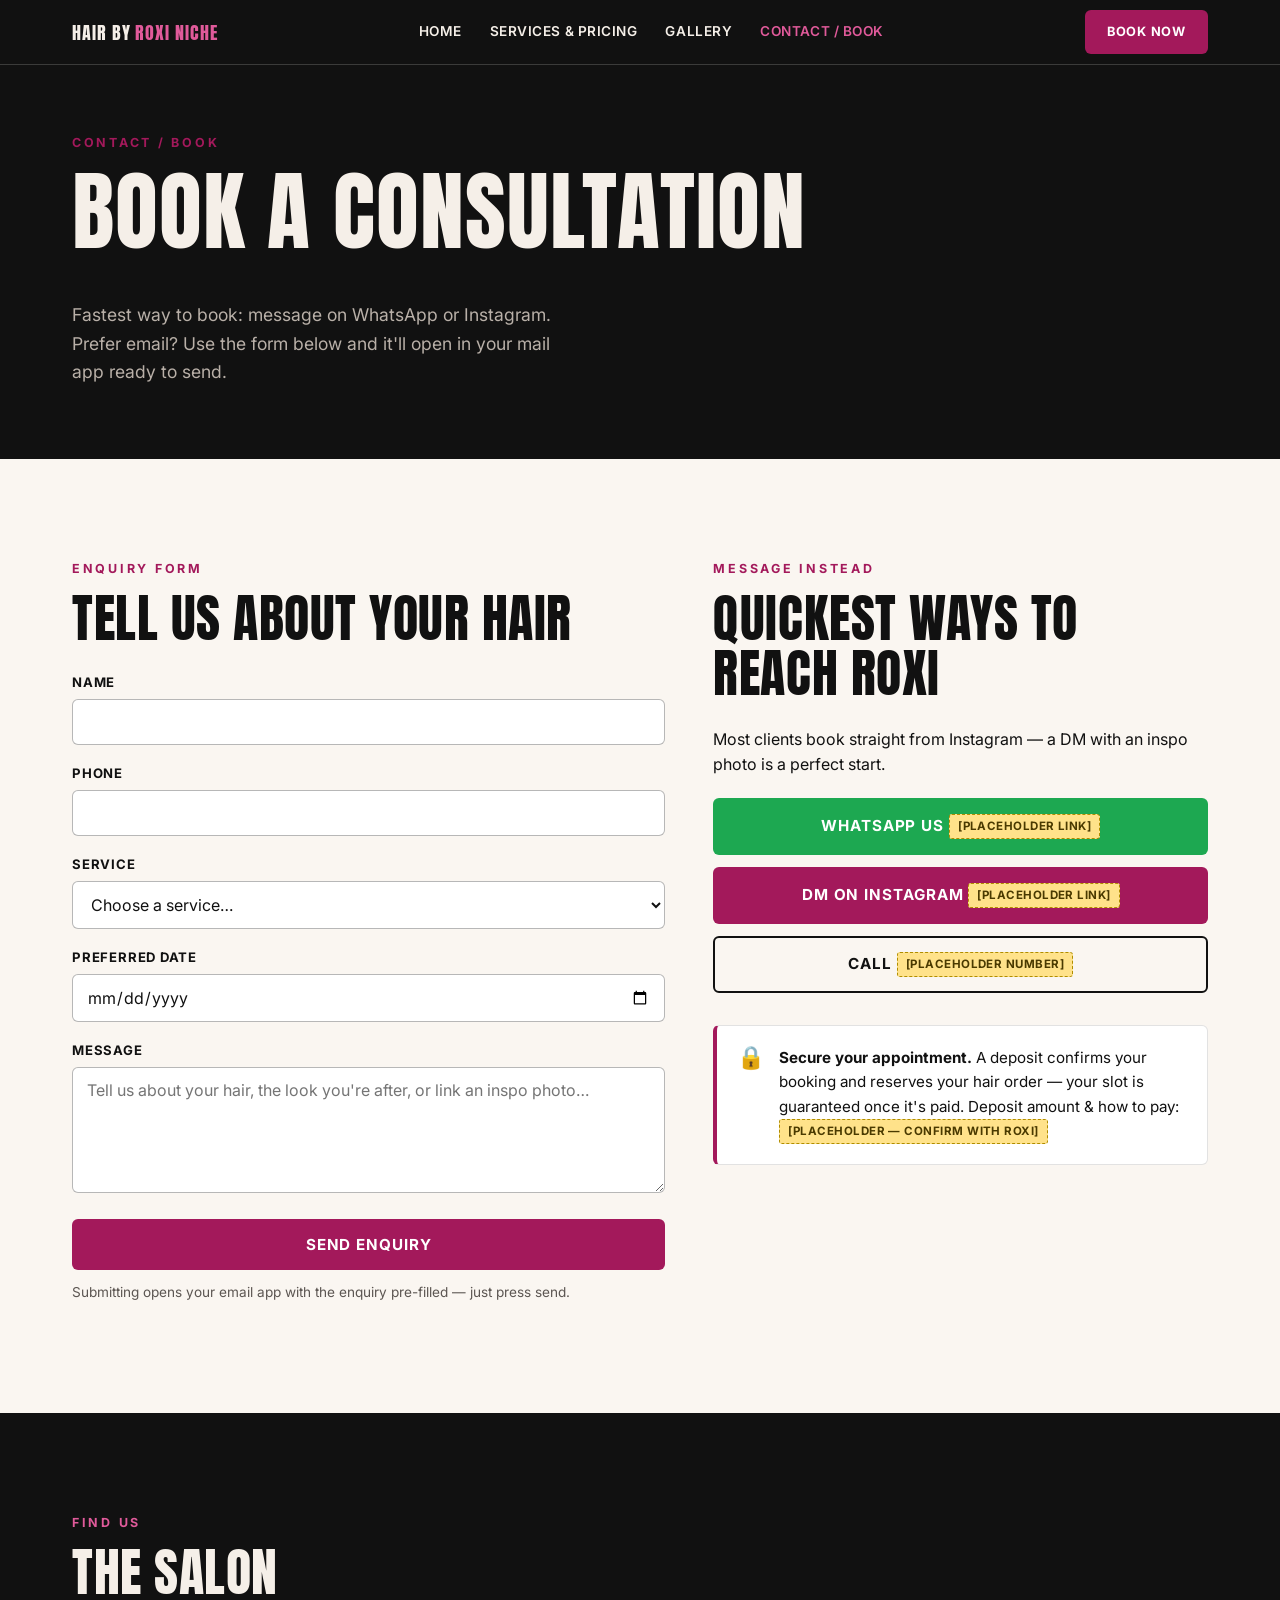
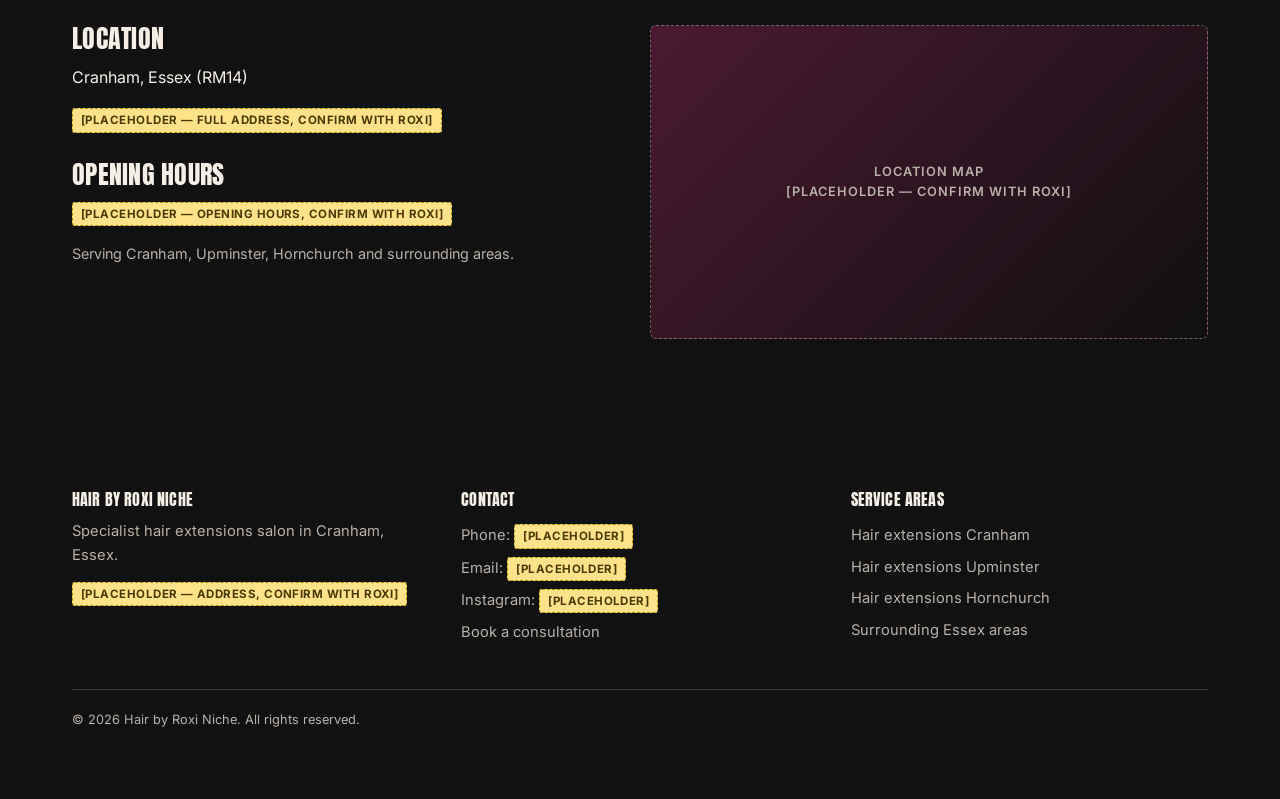
<file: hair-by-roxi-niche/contact.html>
<!DOCTYPE html>
<html lang="en-GB" class="no-js">
<head>
  <meta charset="UTF-8">
  <meta name="viewport" content="width=device-width, initial-scale=1">
  <title>Book a Consultation | Hair by Roxi Niche — Hair Salon Cranham</title>
  <meta name="description" content="Book a hair extensions consultation at Hair by Roxi Niche, hair salon in Cranham, Essex. Enquire by form, WhatsApp or Instagram DM. Deposits secure your appointment.">
  <link rel="preconnect" href="https://fonts.googleapis.com">
  <link rel="preconnect" href="https://fonts.gstatic.com" crossorigin>
  <link href="https://fonts.googleapis.com/css2?family=Anton&family=Inter:wght@400;600;700&display=swap" rel="stylesheet">
  <link rel="stylesheet" href="css/styles.css">
</head>
<body>

  <header class="site-header">
    <div class="wrap header-inner">
      <!-- [PLACEHOLDER — CONFIRM WITH ROXI] Text logo until real logo artwork supplied -->
      <a class="logo" href="index.html">Hair by <span>Roxi Niche</span></a>
      <button class="nav-toggle" aria-expanded="false" aria-controls="site-nav" aria-label="Open menu">
        <span class="bar"></span><span class="bar"></span><span class="bar"></span>
      </button>
      <nav class="site-nav" id="site-nav" aria-label="Main navigation">
        <ul>
          <li><a href="index.html">Home</a></li>
          <li><a href="services.html">Services &amp; Pricing</a></li>
          <li><a href="gallery.html">Gallery</a></li>
          <li><a href="contact.html" aria-current="page">Contact / Book</a></li>
        </ul>
      </nav>
      <a class="btn btn-primary nav-book-desktop" href="contact.html">Book Now</a>
    </div>
  </header>

  <main>

    <section class="page-hero">
      <div class="wrap">
        <span class="kicker">Contact / Book</span>
        <h1>Book a consultation</h1>
        <p class="lede">Fastest way to book: message on WhatsApp or Instagram. Prefer email? Use the form below and it'll open in your mail app ready to send.</p>
      </div>
    </section>

    <!-- ================= BOOKING ================= -->
    <section aria-labelledby="book-heading">
      <div class="wrap contact-layout">

        <div>
          <span class="kicker">Enquiry form</span>
          <h2 id="book-heading" class="reveal">Tell us about your hair</h2>
          <!-- No backend: JS builds a mailto: link from these fields (js/main.js).
               [PLACEHOLDER — CONFIRM WITH ROXI] Destination email lives in js/main.js. -->
          <form id="booking-form" class="form-grid reveal">
            <div class="field">
              <label for="f-name">Name</label>
              <input type="text" id="f-name" name="name" autocomplete="name" required>
            </div>
            <div class="field">
              <label for="f-phone">Phone</label>
              <input type="tel" id="f-phone" name="phone" autocomplete="tel" required>
            </div>
            <div class="field">
              <label for="f-service">Service</label>
              <!-- [PLACEHOLDER — CONFIRM WITH ROXI] Sync options with real service list -->
              <select id="f-service" name="service" required>
                <option value="" selected disabled>Choose a service…</option>
                <option>Full Head Extensions [PLACEHOLDER]</option>
                <option>Half Head / Volume [PLACEHOLDER]</option>
                <option>Maintenance / Refit [PLACEHOLDER]</option>
                <option>Colour Match Consultation [PLACEHOLDER]</option>
                <option>Other / Not sure yet</option>
              </select>
            </div>
            <div class="field">
              <label for="f-date">Preferred date</label>
              <input type="date" id="f-date" name="date">
            </div>
            <div class="field">
              <label for="f-message">Message</label>
              <textarea id="f-message" name="message" rows="5" placeholder="Tell us about your hair, the look you're after, or link an inspo photo…"></textarea>
            </div>
            <button type="submit" class="btn btn-primary btn-block">Send Enquiry</button>
            <p class="form-hint">Submitting opens your email app with the enquiry pre-filled — just press send.</p>
          </form>
        </div>

        <div>
          <span class="kicker">Message instead</span>
          <h2 class="reveal">Quickest ways to reach Roxi</h2>
          <p class="reveal">Most clients book straight from Instagram — a DM with an inspo photo is a perfect start.</p>
          <div class="contact-buttons reveal" style="grid-template-columns: 1fr;">
            <!-- [PLACEHOLDER — CONFIRM WITH ROXI] Real WhatsApp number link:
                 https://wa.me/44XXXXXXXXXX -->
            <a class="btn btn-whatsapp" href="#" aria-disabled="true">WhatsApp Us <span class="placeholder-tag">[Placeholder link]</span></a>
            <!-- [PLACEHOLDER — CONFIRM WITH ROXI] Real Instagram profile link -->
            <a class="btn btn-primary" href="#" aria-disabled="true">DM on Instagram <span class="placeholder-tag">[Placeholder link]</span></a>
            <!-- [PLACEHOLDER — CONFIRM WITH ROXI] Real phone number: tel: link -->
            <a class="btn btn-ghost" href="#" aria-disabled="true">Call <span class="placeholder-tag">[Placeholder number]</span></a>
          </div>

          <div class="deposit-note reveal">
            <span class="icon" aria-hidden="true">🔒</span>
            <p><strong>Secure your appointment.</strong> A deposit confirms your booking and reserves your hair order — your slot is guaranteed once it's paid. Deposit amount &amp; how to pay: <span class="placeholder-tag">[Placeholder — confirm with Roxi]</span></p>
          </div>
        </div>

      </div>
    </section>

    <!-- ================= FIND US ================= -->
    <section class="section-dark" aria-labelledby="find-heading">
      <div class="wrap">
        <span class="kicker">Find us</span>
        <h2 id="find-heading" class="reveal">The salon</h2>
        <div class="grid grid-2">
          <div class="reveal">
            <h3>Location</h3>
            <!-- [PLACEHOLDER — CONFIRM WITH ROXI] Full street address + whether it
                 should be published (some home salons share on booking only) -->
            <p>Cranham, Essex (RM14)</p>
            <p><span class="placeholder-tag">[Placeholder — full address, confirm with Roxi]</span></p>
            <h3 style="margin-top: 28px;">Opening hours</h3>
            <!-- [PLACEHOLDER — CONFIRM WITH ROXI] Real opening hours -->
            <p><span class="placeholder-tag">[Placeholder — opening hours, confirm with Roxi]</span></p>
            <p style="font-size: 0.9rem; color: var(--text-muted-dark);">Serving Cranham, Upminster, Hornchurch and surrounding areas.</p>
          </div>
          <!-- [PLACEHOLDER — CONFIRM WITH ROXI] Replace with an embedded Google Map
               once the address is confirmed:
               <iframe src="https://www.google.com/maps/embed?..." loading="lazy"
                       title="Map to Hair by Roxi Niche, Cranham"></iframe> -->
          <div class="img-ph img-ph-dark ratio-169 reveal" role="img" aria-label="Map to the salon in Cranham — placeholder until address confirmed">
            Location map<br>[PLACEHOLDER — CONFIRM WITH ROXI]
          </div>
        </div>
      </div>
    </section>

  </main>

  <footer class="site-footer">
    <div class="wrap">
      <div class="footer-grid">
        <div>
          <h4>Hair by Roxi Niche</h4>
          <p>Specialist hair extensions salon in Cranham, Essex.</p>
          <!-- [PLACEHOLDER — CONFIRM WITH ROXI] Street address -->
          <p><span class="placeholder-tag">[Placeholder — address, confirm with Roxi]</span></p>
        </div>
        <div>
          <h4>Contact</h4>
          <ul>
            <!-- [PLACEHOLDER — CONFIRM WITH ROXI] Phone, email, Instagram, WhatsApp -->
            <li>Phone: <span class="placeholder-tag">[Placeholder]</span></li>
            <li>Email: <span class="placeholder-tag">[Placeholder]</span></li>
            <li>Instagram: <span class="placeholder-tag">[Placeholder]</span></li>
            <li><a href="contact.html">Book a consultation</a></li>
          </ul>
        </div>
        <div>
          <h4>Service Areas</h4>
          <ul>
            <li>Hair extensions Cranham</li>
            <li>Hair extensions Upminster</li>
            <li>Hair extensions Hornchurch</li>
            <li>Surrounding Essex areas</li>
          </ul>
        </div>
      </div>
      <div class="footer-bottom">
        <p>&copy; 2026 Hair by Roxi Niche. All rights reserved.</p>
      </div>
    </div>
  </footer>

  <!-- Sticky mobile Book Now bar -->
  <div class="mobile-book-bar">
    <a class="btn btn-primary btn-block" href="contact.html">Book Now</a>
  </div>

  <script src="js/main.js"></script>
</body>
</html>
</file>
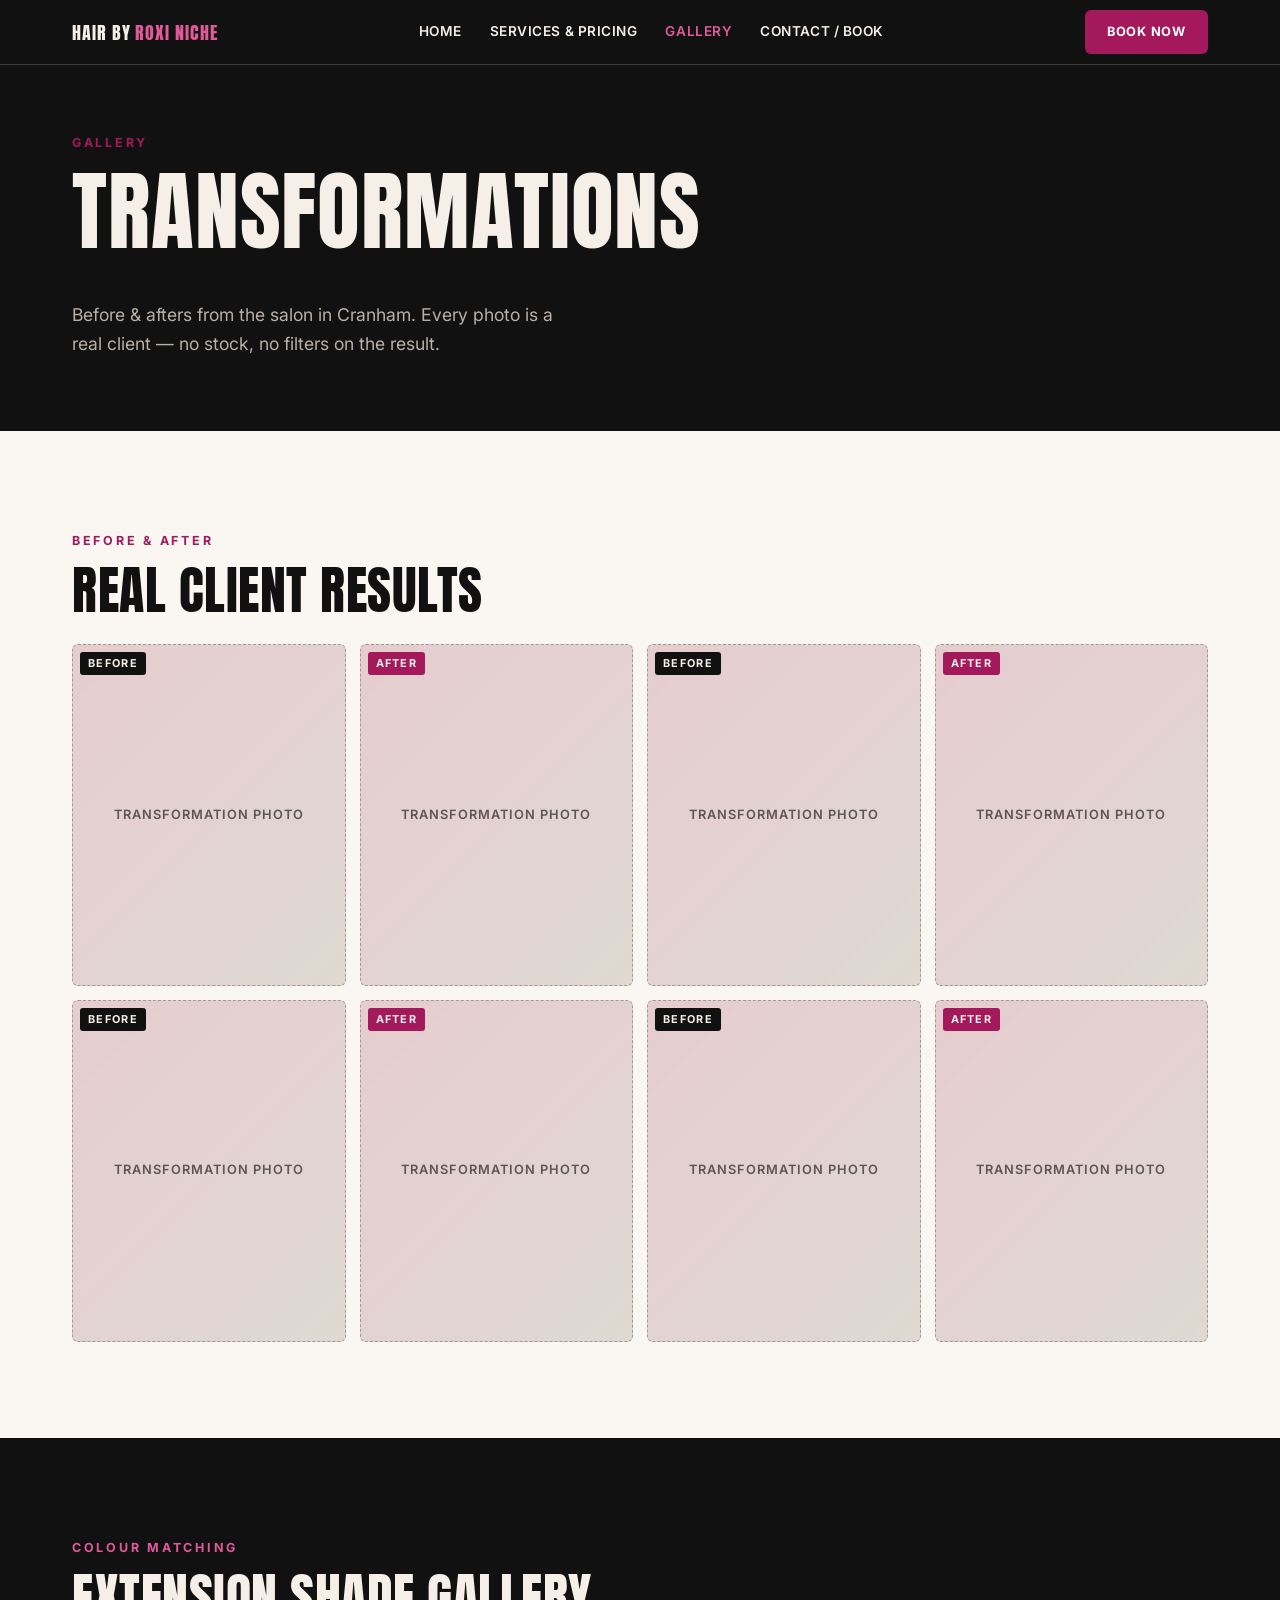
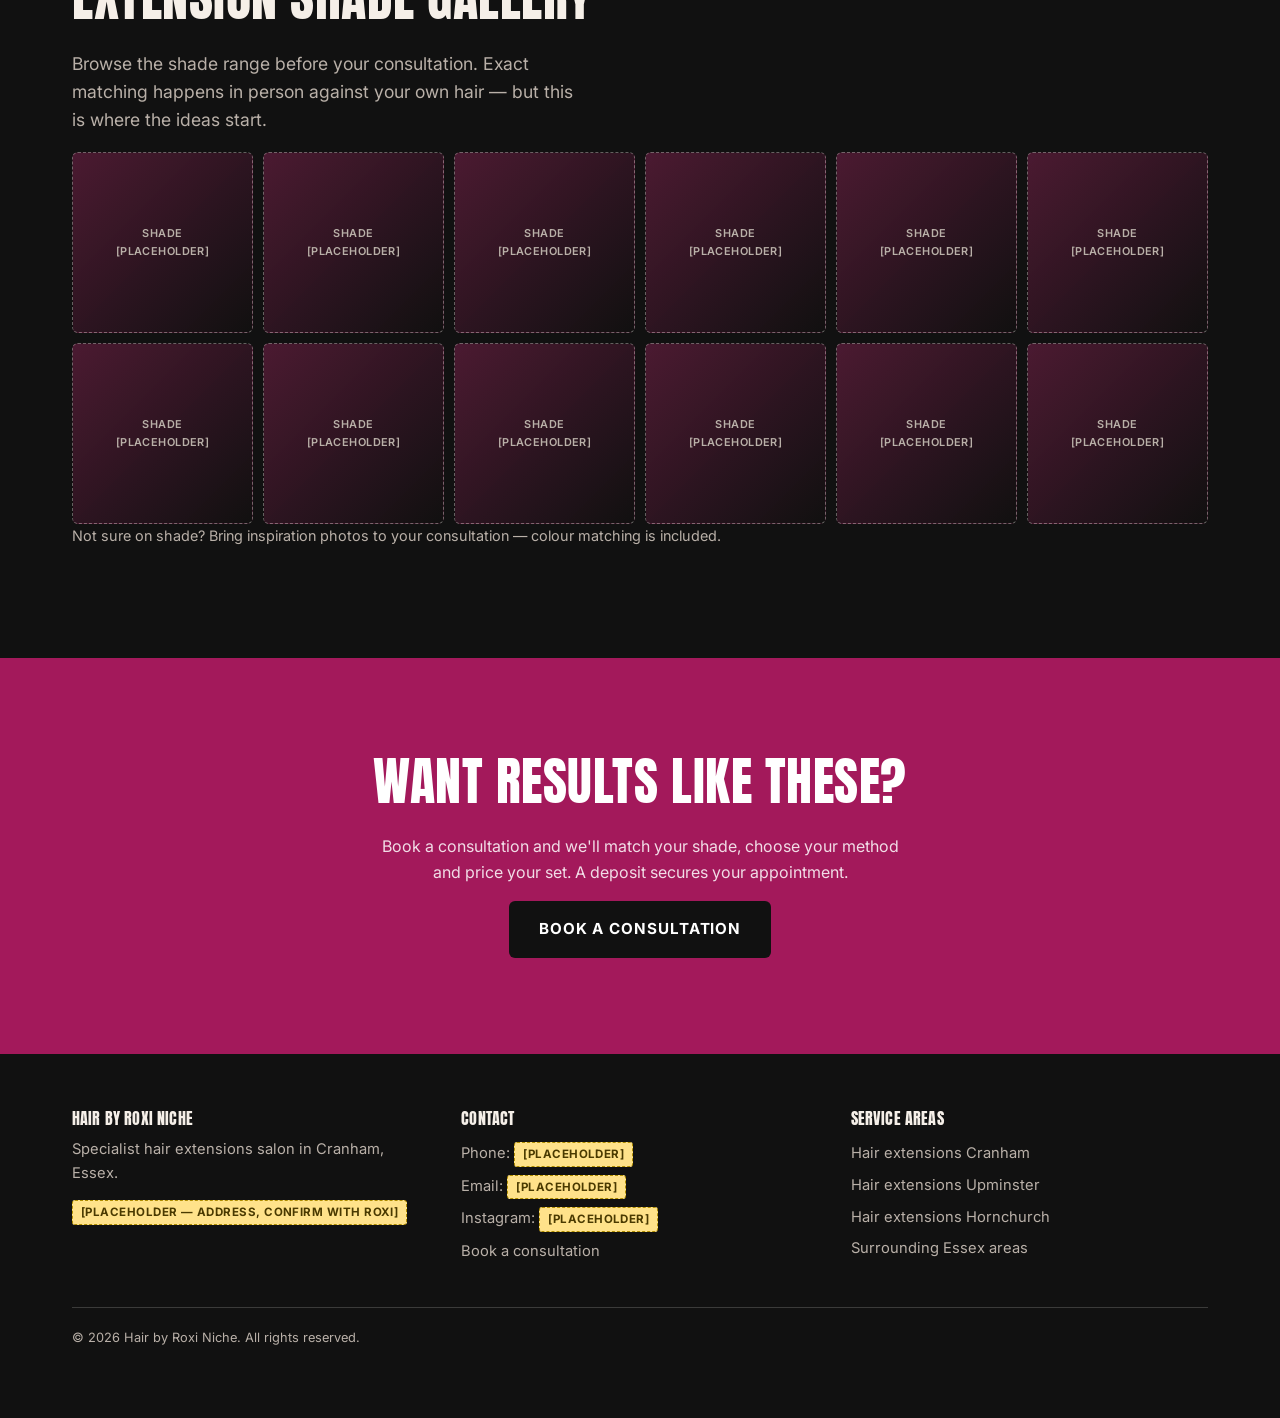
<file: hair-by-roxi-niche/gallery.html>
<!DOCTYPE html>
<html lang="en-GB" class="no-js">
<head>
  <meta charset="UTF-8">
  <meta name="viewport" content="width=device-width, initial-scale=1">
  <title>Before &amp; After Gallery — Hair Extensions | Hair by Roxi Niche, Cranham</title>
  <meta name="description" content="Before &amp; after hair extension transformations by Hair by Roxi Niche in Cranham, Essex, plus a colour gallery for extension shade matching. Serving Upminster &amp; Hornchurch.">
  <link rel="preconnect" href="https://fonts.googleapis.com">
  <link rel="preconnect" href="https://fonts.gstatic.com" crossorigin>
  <link href="https://fonts.googleapis.com/css2?family=Anton&family=Inter:wght@400;600;700&display=swap" rel="stylesheet">
  <link rel="stylesheet" href="css/styles.css">
</head>
<body>

  <header class="site-header">
    <div class="wrap header-inner">
      <!-- [PLACEHOLDER — CONFIRM WITH ROXI] Text logo until real logo artwork supplied -->
      <a class="logo" href="index.html">Hair by <span>Roxi Niche</span></a>
      <button class="nav-toggle" aria-expanded="false" aria-controls="site-nav" aria-label="Open menu">
        <span class="bar"></span><span class="bar"></span><span class="bar"></span>
      </button>
      <nav class="site-nav" id="site-nav" aria-label="Main navigation">
        <ul>
          <li><a href="index.html">Home</a></li>
          <li><a href="services.html">Services &amp; Pricing</a></li>
          <li><a href="gallery.html" aria-current="page">Gallery</a></li>
          <li><a href="contact.html">Contact / Book</a></li>
        </ul>
      </nav>
      <a class="btn btn-primary nav-book-desktop" href="contact.html">Book Now</a>
    </div>
  </header>

  <main>

    <section class="page-hero">
      <div class="wrap">
        <span class="kicker">Gallery</span>
        <h1>Transformations</h1>
        <p class="lede">Before &amp; afters from the salon in Cranham. Every photo is a real client — no stock, no filters on the result.</p>
      </div>
    </section>

    <!-- ================= BEFORE / AFTER GRID ================= -->
    <section aria-labelledby="ba-heading">
      <div class="wrap">
        <span class="kicker">Before &amp; after</span>
        <h2 id="ba-heading" class="reveal">Real client results</h2>
        <!-- [PLACEHOLDER — CONFIRM WITH ROXI] Replace each placeholder block with
             a real transformation photo. Pattern per image:
             <img src="images/transformations/NAME.jpg" loading="lazy"
                  alt="Before and after hair extensions — [method], [area] client">
             Keep the 4:5 portrait crop for a consistent grid. -->
        <div class="gallery-grid reveal">
          <div class="ba-pair">
            <span class="ba-label">Before</span>
            <div class="img-ph ratio-45" role="img" aria-label="Before photo — hair extensions transformation, Cranham — placeholder">Transformation photo</div>
          </div>
          <div class="ba-pair">
            <span class="ba-label ba-label-after">After</span>
            <div class="img-ph ratio-45" role="img" aria-label="After photo — hair extensions transformation, Cranham — placeholder">Transformation photo</div>
          </div>
          <div class="ba-pair">
            <span class="ba-label">Before</span>
            <div class="img-ph ratio-45" role="img" aria-label="Before photo — hair extensions transformation, Upminster — placeholder">Transformation photo</div>
          </div>
          <div class="ba-pair">
            <span class="ba-label ba-label-after">After</span>
            <div class="img-ph ratio-45" role="img" aria-label="After photo — hair extensions transformation, Upminster — placeholder">Transformation photo</div>
          </div>
          <div class="ba-pair">
            <span class="ba-label">Before</span>
            <div class="img-ph ratio-45" role="img" aria-label="Before photo — hair extensions transformation, Hornchurch — placeholder">Transformation photo</div>
          </div>
          <div class="ba-pair">
            <span class="ba-label ba-label-after">After</span>
            <div class="img-ph ratio-45" role="img" aria-label="After photo — hair extensions transformation, Hornchurch — placeholder">Transformation photo</div>
          </div>
          <div class="ba-pair">
            <span class="ba-label">Before</span>
            <div class="img-ph ratio-45" role="img" aria-label="Before photo — volume extensions transformation — placeholder">Transformation photo</div>
          </div>
          <div class="ba-pair">
            <span class="ba-label ba-label-after">After</span>
            <div class="img-ph ratio-45" role="img" aria-label="After photo — volume extensions transformation — placeholder">Transformation photo</div>
          </div>
        </div>
      </div>
    </section>

    <!-- ================= COLOUR / SHADE GALLERY ================= -->
    <section class="section-dark" aria-labelledby="shade-heading">
      <div class="wrap">
        <span class="kicker">Colour matching</span>
        <h2 id="shade-heading" class="reveal">Extension shade gallery</h2>
        <p class="lede reveal">Browse the shade range before your consultation. Exact matching happens in person against your own hair — but this is where the ideas start.</p>
        <!-- [PLACEHOLDER — CONFIRM WITH ROXI] Shade names/numbers depend on the
             hair brand Roxi uses. Replace each block with a swatch photo:
             <img src="images/shades/SHADE.jpg" loading="lazy"
                  alt="Hair extension shade [name/number] — [tone description]"> -->
        <div class="shade-grid reveal">
          <div class="img-ph img-ph-dark ratio-11" role="img" aria-label="Extension shade swatch — placeholder">Shade<br>[PLACEHOLDER]</div>
          <div class="img-ph img-ph-dark ratio-11" role="img" aria-label="Extension shade swatch — placeholder">Shade<br>[PLACEHOLDER]</div>
          <div class="img-ph img-ph-dark ratio-11" role="img" aria-label="Extension shade swatch — placeholder">Shade<br>[PLACEHOLDER]</div>
          <div class="img-ph img-ph-dark ratio-11" role="img" aria-label="Extension shade swatch — placeholder">Shade<br>[PLACEHOLDER]</div>
          <div class="img-ph img-ph-dark ratio-11" role="img" aria-label="Extension shade swatch — placeholder">Shade<br>[PLACEHOLDER]</div>
          <div class="img-ph img-ph-dark ratio-11" role="img" aria-label="Extension shade swatch — placeholder">Shade<br>[PLACEHOLDER]</div>
          <div class="img-ph img-ph-dark ratio-11" role="img" aria-label="Extension shade swatch — placeholder">Shade<br>[PLACEHOLDER]</div>
          <div class="img-ph img-ph-dark ratio-11" role="img" aria-label="Extension shade swatch — placeholder">Shade<br>[PLACEHOLDER]</div>
          <div class="img-ph img-ph-dark ratio-11" role="img" aria-label="Extension shade swatch — placeholder">Shade<br>[PLACEHOLDER]</div>
          <div class="img-ph img-ph-dark ratio-11" role="img" aria-label="Extension shade swatch — placeholder">Shade<br>[PLACEHOLDER]</div>
          <div class="img-ph img-ph-dark ratio-11" role="img" aria-label="Extension shade swatch — placeholder">Shade<br>[PLACEHOLDER]</div>
          <div class="img-ph img-ph-dark ratio-11" role="img" aria-label="Extension shade swatch — placeholder">Shade<br>[PLACEHOLDER]</div>
        </div>
        <p class="reveal" style="font-size: 0.9rem; color: var(--text-muted-dark);">Not sure on shade? Bring inspiration photos to your consultation — colour matching is included.</p>
      </div>
    </section>

    <!-- ================= FINAL CTA ================= -->
    <section class="cta-band" aria-labelledby="cta-heading">
      <div class="wrap">
        <h2 id="cta-heading" class="reveal">Want results like these?</h2>
        <p class="reveal">Book a consultation and we'll match your shade, choose your method and price your set. A deposit secures your appointment.</p>
        <a class="btn btn-primary reveal" href="contact.html">Book a Consultation</a>
      </div>
    </section>

  </main>

  <footer class="site-footer">
    <div class="wrap">
      <div class="footer-grid">
        <div>
          <h4>Hair by Roxi Niche</h4>
          <p>Specialist hair extensions salon in Cranham, Essex.</p>
          <!-- [PLACEHOLDER — CONFIRM WITH ROXI] Street address -->
          <p><span class="placeholder-tag">[Placeholder — address, confirm with Roxi]</span></p>
        </div>
        <div>
          <h4>Contact</h4>
          <ul>
            <!-- [PLACEHOLDER — CONFIRM WITH ROXI] Phone, email, Instagram, WhatsApp -->
            <li>Phone: <span class="placeholder-tag">[Placeholder]</span></li>
            <li>Email: <span class="placeholder-tag">[Placeholder]</span></li>
            <li>Instagram: <span class="placeholder-tag">[Placeholder]</span></li>
            <li><a href="contact.html">Book a consultation</a></li>
          </ul>
        </div>
        <div>
          <h4>Service Areas</h4>
          <ul>
            <li>Hair extensions Cranham</li>
            <li>Hair extensions Upminster</li>
            <li>Hair extensions Hornchurch</li>
            <li>Surrounding Essex areas</li>
          </ul>
        </div>
      </div>
      <div class="footer-bottom">
        <p>&copy; 2026 Hair by Roxi Niche. All rights reserved.</p>
      </div>
    </div>
  </footer>

  <!-- Sticky mobile Book Now bar -->
  <div class="mobile-book-bar">
    <a class="btn btn-primary btn-block" href="contact.html">Book Now</a>
  </div>

  <script src="js/main.js"></script>
</body>
</html>
</file>
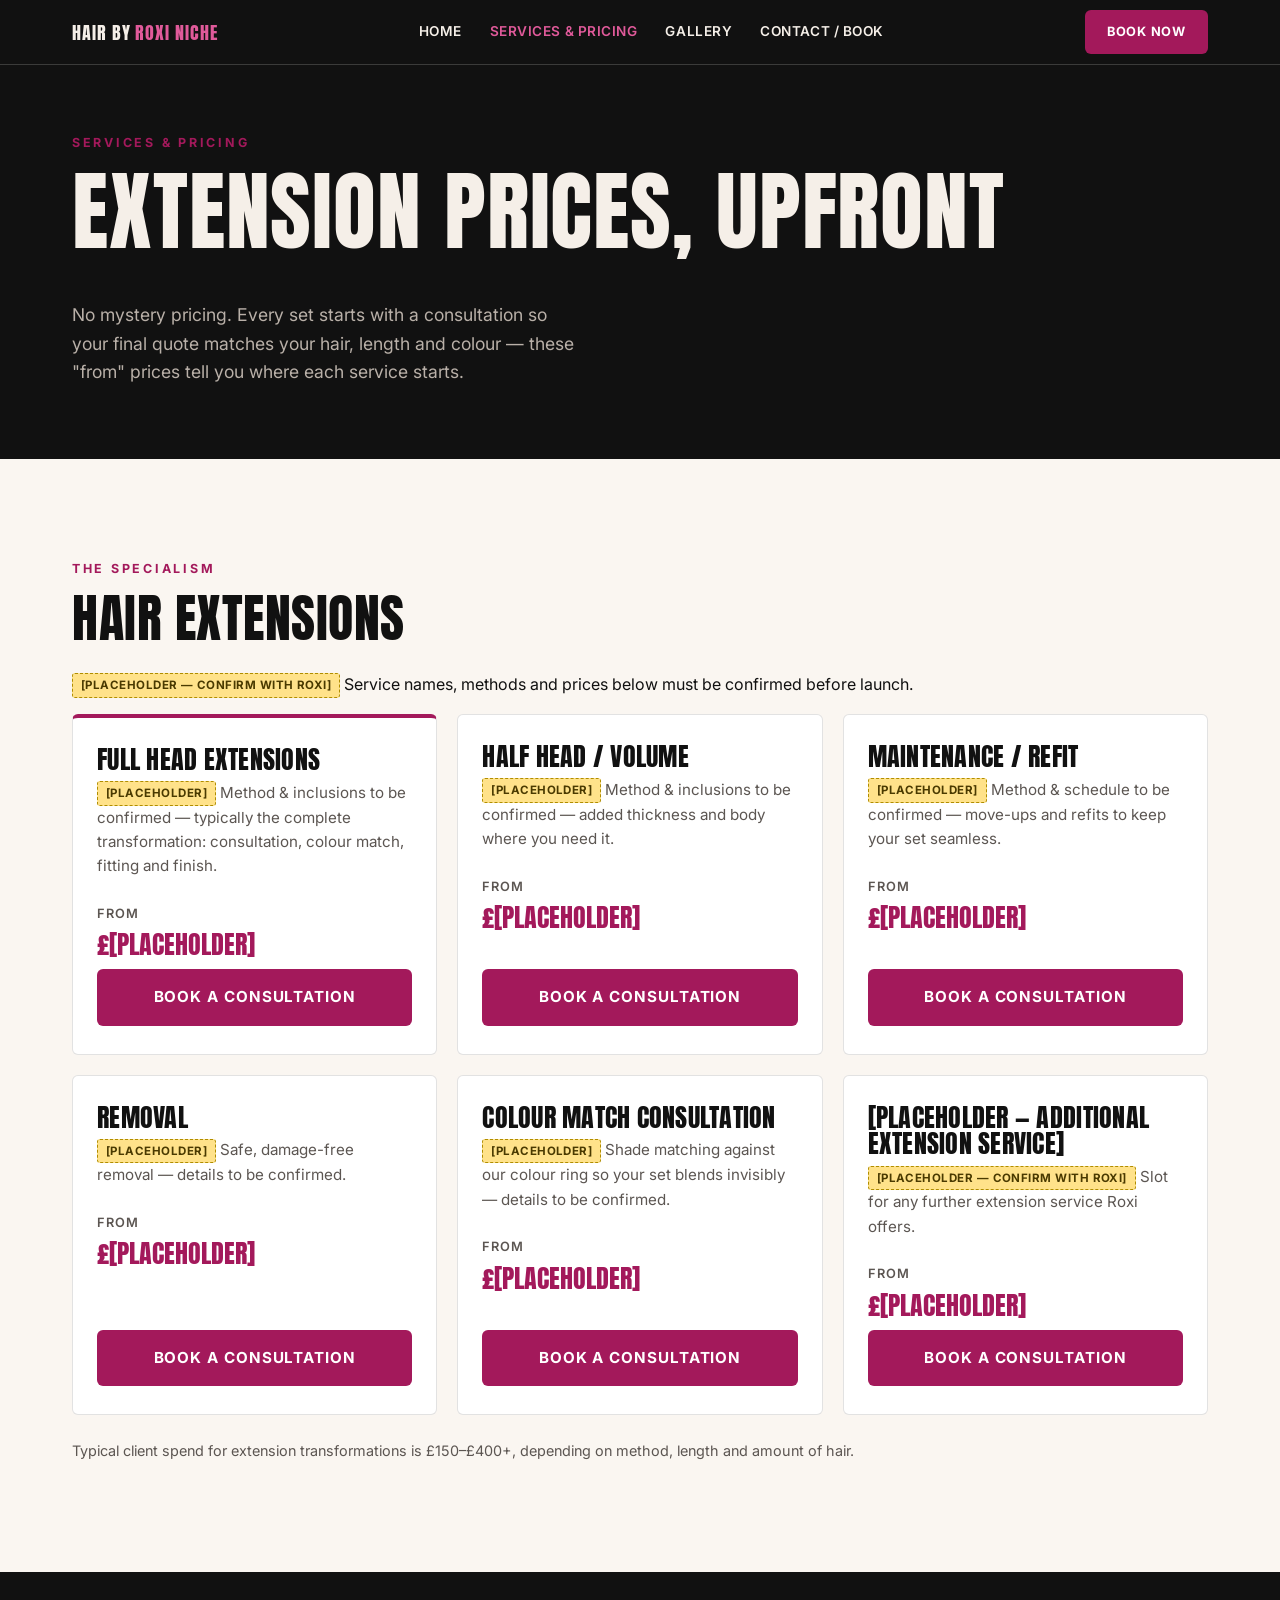
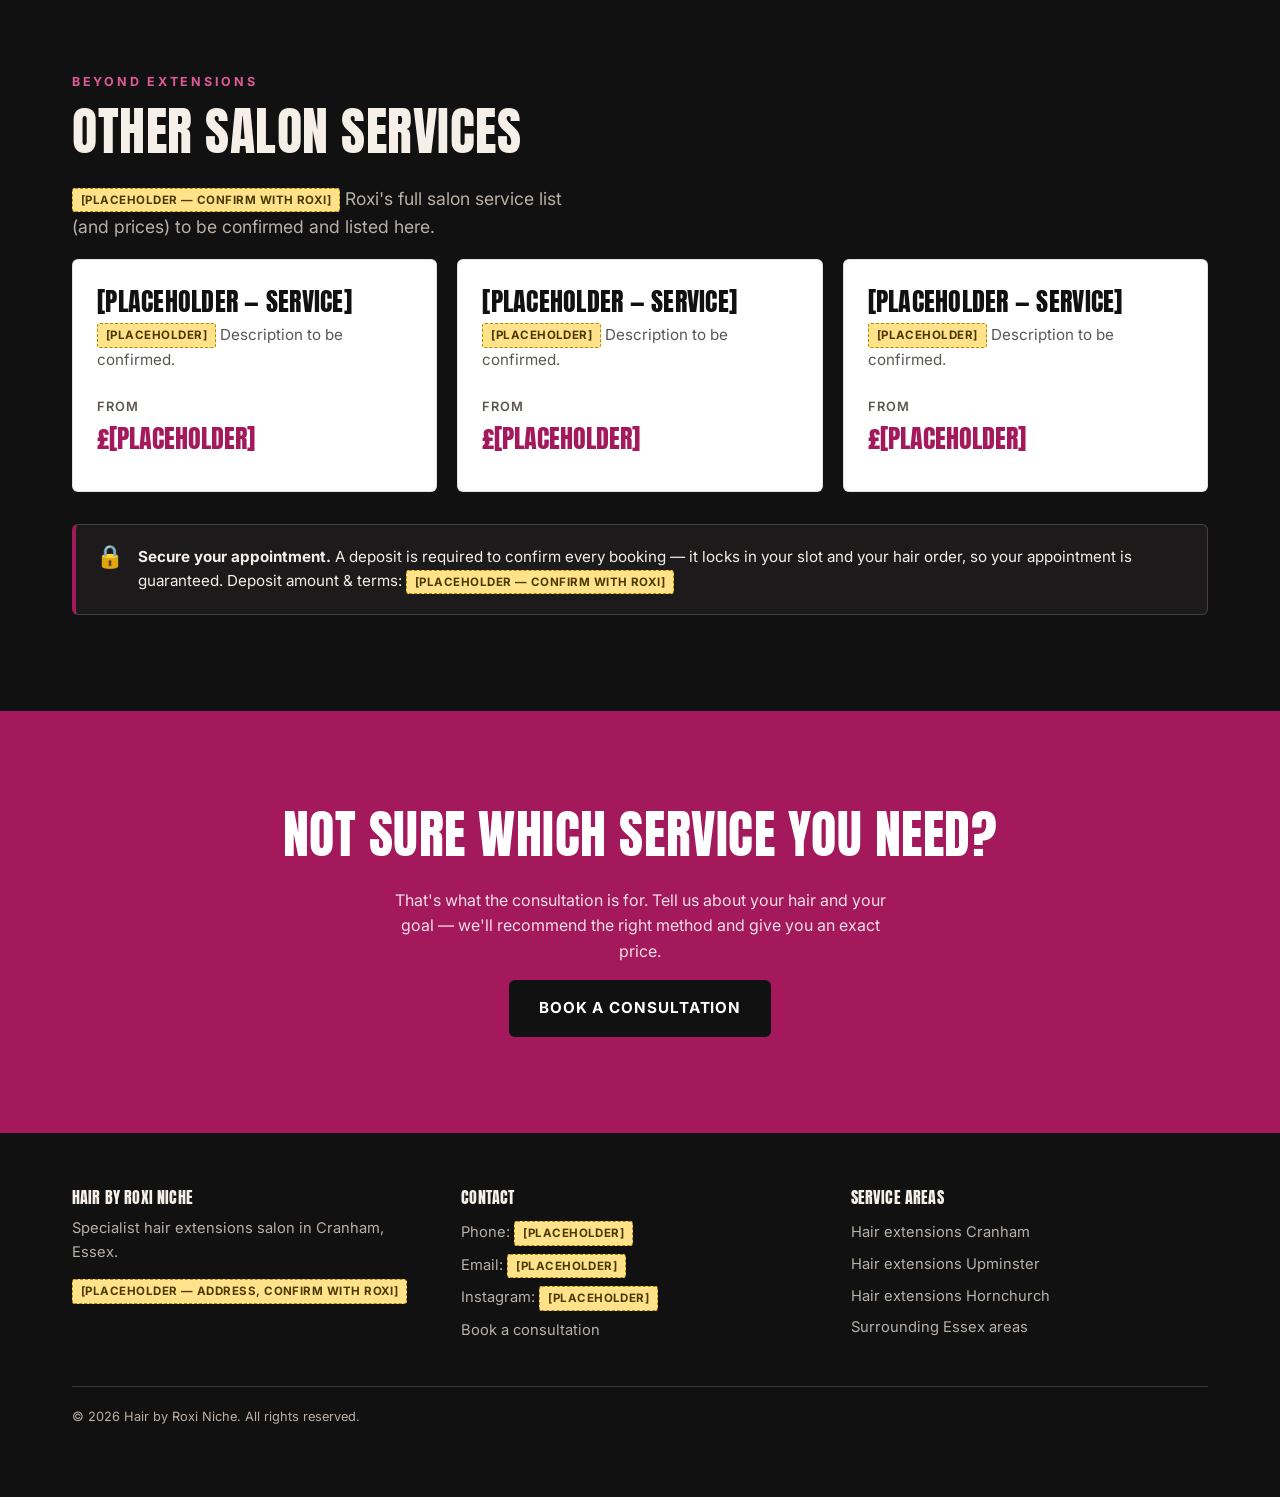
<file: hair-by-roxi-niche/services.html>
<!DOCTYPE html>
<html lang="en-GB" class="no-js">
<head>
  <meta charset="UTF-8">
  <meta name="viewport" content="width=device-width, initial-scale=1">
  <title>Hair Extension Prices &amp; Services | Hair by Roxi Niche, Cranham</title>
  <meta name="description" content="Hair extension services and prices at Hair by Roxi Niche in Cranham, Essex. Full head, volume and maintenance — serving Upminster &amp; Hornchurch. Deposit secures your booking.">
  <link rel="preconnect" href="https://fonts.googleapis.com">
  <link rel="preconnect" href="https://fonts.gstatic.com" crossorigin>
  <link href="https://fonts.googleapis.com/css2?family=Anton&family=Inter:wght@400;600;700&display=swap" rel="stylesheet">
  <link rel="stylesheet" href="css/styles.css">
</head>
<body>

  <header class="site-header">
    <div class="wrap header-inner">
      <!-- [PLACEHOLDER — CONFIRM WITH ROXI] Text logo until real logo artwork supplied -->
      <a class="logo" href="index.html">Hair by <span>Roxi Niche</span></a>
      <button class="nav-toggle" aria-expanded="false" aria-controls="site-nav" aria-label="Open menu">
        <span class="bar"></span><span class="bar"></span><span class="bar"></span>
      </button>
      <nav class="site-nav" id="site-nav" aria-label="Main navigation">
        <ul>
          <li><a href="index.html">Home</a></li>
          <li><a href="services.html" aria-current="page">Services &amp; Pricing</a></li>
          <li><a href="gallery.html">Gallery</a></li>
          <li><a href="contact.html">Contact / Book</a></li>
        </ul>
      </nav>
      <a class="btn btn-primary nav-book-desktop" href="contact.html">Book Now</a>
    </div>
  </header>

  <main>

    <section class="page-hero">
      <div class="wrap">
        <span class="kicker">Services &amp; Pricing</span>
        <h1>Extension prices, upfront</h1>
        <p class="lede">No mystery pricing. Every set starts with a consultation so your final quote matches your hair, length and colour — these "from" prices tell you where each service starts.</p>
      </div>
    </section>

    <!-- ================= EXTENSION SERVICES ================= -->
    <section aria-labelledby="ext-heading">
      <div class="wrap">
        <span class="kicker">The specialism</span>
        <h2 id="ext-heading" class="reveal">Hair extensions</h2>
        <!-- [PLACEHOLDER — CONFIRM WITH ROXI] The full, real service list with
             methods (e.g. tapes, weft, micro rings, nano rings) and real "from"
             prices. Cards below are structural placeholders. -->
        <p class="reveal"><span class="placeholder-tag">[Placeholder — confirm with Roxi]</span> Service names, methods and prices below must be confirmed before launch.</p>
        <div class="grid grid-3">
          <article class="card card-featured reveal">
            <h3>Full Head Extensions</h3>
            <p><span class="placeholder-tag">[Placeholder]</span> Method &amp; inclusions to be confirmed — typically the complete transformation: consultation, colour match, fitting and finish.</p>
            <p class="from-price"><small>from</small>£[PLACEHOLDER]</p>
            <a class="btn btn-primary" href="contact.html">Book a Consultation</a>
          </article>
          <article class="card reveal">
            <h3>Half Head / Volume</h3>
            <p><span class="placeholder-tag">[Placeholder]</span> Method &amp; inclusions to be confirmed — added thickness and body where you need it.</p>
            <p class="from-price"><small>from</small>£[PLACEHOLDER]</p>
            <a class="btn btn-primary" href="contact.html">Book a Consultation</a>
          </article>
          <article class="card reveal">
            <h3>Maintenance / Refit</h3>
            <p><span class="placeholder-tag">[Placeholder]</span> Method &amp; schedule to be confirmed — move-ups and refits to keep your set seamless.</p>
            <p class="from-price"><small>from</small>£[PLACEHOLDER]</p>
            <a class="btn btn-primary" href="contact.html">Book a Consultation</a>
          </article>
          <article class="card reveal">
            <h3>Removal</h3>
            <p><span class="placeholder-tag">[Placeholder]</span> Safe, damage-free removal — details to be confirmed.</p>
            <p class="from-price"><small>from</small>£[PLACEHOLDER]</p>
            <a class="btn btn-primary" href="contact.html">Book a Consultation</a>
          </article>
          <article class="card reveal">
            <h3>Colour Match Consultation</h3>
            <p><span class="placeholder-tag">[Placeholder]</span> Shade matching against our colour ring so your set blends invisibly — details to be confirmed.</p>
            <p class="from-price"><small>from</small>£[PLACEHOLDER]</p>
            <a class="btn btn-primary" href="contact.html">Book a Consultation</a>
          </article>
          <article class="card reveal">
            <h3>[PLACEHOLDER — Additional extension service]</h3>
            <p><span class="placeholder-tag">[Placeholder — confirm with Roxi]</span> Slot for any further extension service Roxi offers.</p>
            <p class="from-price"><small>from</small>£[PLACEHOLDER]</p>
            <a class="btn btn-primary" href="contact.html">Book a Consultation</a>
          </article>
        </div>
        <p class="reveal" style="margin-top: 24px; color: var(--text-muted); font-size: 0.9rem;">Typical client spend for extension transformations is £150–£400+, depending on method, length and amount of hair.</p>
      </div>
    </section>

    <!-- ================= OTHER SALON SERVICES ================= -->
    <section class="section-dark" aria-labelledby="other-heading">
      <div class="wrap">
        <span class="kicker">Beyond extensions</span>
        <h2 id="other-heading" class="reveal">Other salon services</h2>
        <!-- [PLACEHOLDER — CONFIRM WITH ROXI] Full list of non-extension services
             (e.g. cutting, colouring, blow-dries) and prices -->
        <p class="lede reveal"><span class="placeholder-tag">[Placeholder — confirm with Roxi]</span> Roxi's full salon service list (and prices) to be confirmed and listed here.</p>
        <div class="grid grid-3">
          <article class="card reveal">
            <h3>[PLACEHOLDER — Service]</h3>
            <p><span class="placeholder-tag">[Placeholder]</span> Description to be confirmed.</p>
            <p class="from-price"><small>from</small>£[PLACEHOLDER]</p>
          </article>
          <article class="card reveal">
            <h3>[PLACEHOLDER — Service]</h3>
            <p><span class="placeholder-tag">[Placeholder]</span> Description to be confirmed.</p>
            <p class="from-price"><small>from</small>£[PLACEHOLDER]</p>
          </article>
          <article class="card reveal">
            <h3>[PLACEHOLDER — Service]</h3>
            <p><span class="placeholder-tag">[Placeholder]</span> Description to be confirmed.</p>
            <p class="from-price"><small>from</small>£[PLACEHOLDER]</p>
          </article>
        </div>

        <div class="deposit-note reveal">
          <span class="icon" aria-hidden="true">🔒</span>
          <p><strong>Secure your appointment.</strong> A deposit is required to confirm every booking — it locks in your slot and your hair order, so your appointment is guaranteed. Deposit amount &amp; terms: <span class="placeholder-tag">[Placeholder — confirm with Roxi]</span></p>
        </div>
      </div>
    </section>

    <!-- ================= FINAL CTA ================= -->
    <section class="cta-band" aria-labelledby="cta-heading">
      <div class="wrap">
        <h2 id="cta-heading" class="reveal">Not sure which service you need?</h2>
        <p class="reveal">That's what the consultation is for. Tell us about your hair and your goal — we'll recommend the right method and give you an exact price.</p>
        <a class="btn btn-primary reveal" href="contact.html">Book a Consultation</a>
      </div>
    </section>

  </main>

  <footer class="site-footer">
    <div class="wrap">
      <div class="footer-grid">
        <div>
          <h4>Hair by Roxi Niche</h4>
          <p>Specialist hair extensions salon in Cranham, Essex.</p>
          <!-- [PLACEHOLDER — CONFIRM WITH ROXI] Street address -->
          <p><span class="placeholder-tag">[Placeholder — address, confirm with Roxi]</span></p>
        </div>
        <div>
          <h4>Contact</h4>
          <ul>
            <!-- [PLACEHOLDER — CONFIRM WITH ROXI] Phone, email, Instagram, WhatsApp -->
            <li>Phone: <span class="placeholder-tag">[Placeholder]</span></li>
            <li>Email: <span class="placeholder-tag">[Placeholder]</span></li>
            <li>Instagram: <span class="placeholder-tag">[Placeholder]</span></li>
            <li><a href="contact.html">Book a consultation</a></li>
          </ul>
        </div>
        <div>
          <h4>Service Areas</h4>
          <ul>
            <li>Hair extensions Cranham</li>
            <li>Hair extensions Upminster</li>
            <li>Hair extensions Hornchurch</li>
            <li>Surrounding Essex areas</li>
          </ul>
        </div>
      </div>
      <div class="footer-bottom">
        <p>&copy; 2026 Hair by Roxi Niche. All rights reserved.</p>
      </div>
    </div>
  </footer>

  <!-- Sticky mobile Book Now bar -->
  <div class="mobile-book-bar">
    <a class="btn btn-primary btn-block" href="contact.html">Book Now</a>
  </div>

  <script src="js/main.js"></script>
</body>
</html>
</file>
<file: hair-by-roxi-niche/css/styles.css>
/* ==========================================================================
   Hair by Roxi Niche — shared stylesheet
   Palette: near-black base, warm off-white, deep berry accent
   Mobile-first. No frameworks, no build step.
   ========================================================================== */

:root {
  --ink: #111111;          /* near-black base */
  --ink-soft: #1c1a1b;     /* slightly lifted dark for panels */
  --paper: #faf6f1;        /* warm off-white */
  --paper-dim: #f1eae2;    /* warm off-white, one step darker */
  --berry: #a3195b;        /* single bold accent — deep berry */
  --berry-dark: #7d1244;   /* accent hover/pressed */
  --line: rgba(17, 17, 17, 0.12);
  --line-light: rgba(250, 246, 241, 0.18);
  --text-on-dark: #f5efe8;
  --text-muted: #5c5652;
  --text-muted-dark: #b9b0a8;

  --font-display: "Anton", "Arial Narrow", sans-serif;
  --font-body: "Inter", "Helvetica Neue", Arial, sans-serif;

  --radius: 6px;
  --gutter: 20px;
  --section-y: 72px;
  --header-h: 64px;
}

/* ---------- Reset / base ---------- */

*,
*::before,
*::after {
  box-sizing: border-box;
}

html {
  scroll-behavior: smooth;
}

body {
  margin: 0;
  font-family: var(--font-body);
  font-size: 16px;
  line-height: 1.6;
  color: var(--ink);
  background: var(--paper);
  -webkit-font-smoothing: antialiased;
}

img {
  max-width: 100%;
  display: block;
}

a {
  color: var(--berry);
}

h1, h2, h3, h4 {
  font-family: var(--font-display);
  font-weight: 400; /* Anton is single-weight; avoid faux bold */
  line-height: 1.05;
  letter-spacing: 0.01em;
  text-transform: uppercase;
  margin: 0 0 0.5em;
  overflow-wrap: break-word;
}

/* Long unbreakable strings (placeholder tags, prices) must never widen
   grid tracks or the page */
.card,
.img-ph,
.placeholder-tag,
.from-price {
  overflow-wrap: break-word;
  min-width: 0;
}

.grid > *,
.ba-strip > *,
.proof-stats > *,
.ig-grid > *,
.gallery-grid > *,
.shade-grid > *,
.footer-grid > *,
.contact-layout > * {
  min-width: 0;
}

h1 { font-size: clamp(2.5rem, 9vw, 5.5rem); }
h2 { font-size: clamp(1.9rem, 6vw, 3.25rem); }
h3 { font-size: clamp(1.2rem, 4vw, 1.6rem); }

p {
  margin: 0 0 1em;
}

.wrap {
  width: 100%;
  max-width: 1200px;
  margin: 0 auto;
  padding-left: var(--gutter);
  padding-right: var(--gutter);
}

section {
  padding: var(--section-y) 0;
}

.kicker {
  display: inline-block;
  font-size: 0.78rem;
  font-weight: 700;
  letter-spacing: 0.22em;
  text-transform: uppercase;
  color: var(--berry);
  margin-bottom: 12px;
}

.section-dark .kicker {
  color: #e05a9a; /* berry lightened for contrast on dark */
}

.lede {
  font-size: 1.1rem;
  max-width: 46ch;
  color: var(--text-muted);
}

.section-dark {
  background: var(--ink);
  color: var(--text-on-dark);
}

.section-dark .lede {
  color: var(--text-muted-dark);
}

/* ---------- Buttons ---------- */

.btn {
  display: inline-block;
  padding: 14px 28px;
  font-family: var(--font-body);
  font-size: 0.95rem;
  font-weight: 700;
  letter-spacing: 0.06em;
  text-transform: uppercase;
  text-decoration: none;
  text-align: center;
  border-radius: var(--radius);
  border: 2px solid transparent;
  cursor: pointer;
  transition: background-color 0.2s ease, color 0.2s ease, border-color 0.2s ease, transform 0.15s ease;
}

.btn:active {
  transform: translateY(1px);
}

.btn-primary {
  background: var(--berry);
  color: #fff;
}

.btn-primary:hover {
  background: var(--berry-dark);
}

.btn-ghost {
  background: transparent;
  color: var(--ink);
  border-color: var(--ink);
}

.btn-ghost:hover {
  background: var(--ink);
  color: var(--paper);
}

.btn-ghost-light {
  background: transparent;
  color: var(--text-on-dark);
  border-color: var(--text-on-dark);
}

.btn-ghost-light:hover {
  background: var(--paper);
  color: var(--ink);
  border-color: var(--paper);
}

.btn-block {
  display: block;
  width: 100%;
}

/* ---------- Placeholder marker ---------- */

.placeholder-tag {
  display: inline-block;
  background: #ffe28a;
  color: #4a3a00;
  font-size: 0.72rem;
  font-weight: 700;
  letter-spacing: 0.04em;
  padding: 2px 8px;
  border-radius: 3px;
  border: 1px dashed #b08d00;
  text-transform: uppercase;
  vertical-align: middle;
}

/* ---------- Header ---------- */

.site-header {
  position: sticky;
  top: 0;
  z-index: 50;
  background: var(--ink);
  color: var(--text-on-dark);
  border-bottom: 1px solid var(--line-light);
}

.header-inner {
  display: flex;
  align-items: center;
  justify-content: space-between;
  min-height: var(--header-h);
  gap: 16px;
}

.logo {
  font-family: var(--font-display);
  font-size: 1.15rem;
  letter-spacing: 0.05em;
  text-transform: uppercase;
  color: var(--text-on-dark);
  text-decoration: none;
  line-height: 1.1;
}

.logo span {
  color: var(--berry);
  -webkit-text-stroke: 0; /* keep accent legible on dark */
  color: #e05a9a;
}

.nav-toggle {
  background: none;
  border: 0;
  padding: 10px;
  cursor: pointer;
  display: inline-flex;
  flex-direction: column;
  gap: 5px;
}

.nav-toggle .bar {
  width: 24px;
  height: 2px;
  background: var(--text-on-dark);
  transition: transform 0.2s ease, opacity 0.2s ease;
}

.nav-toggle[aria-expanded="true"] .bar:nth-child(1) {
  transform: translateY(7px) rotate(45deg);
}
.nav-toggle[aria-expanded="true"] .bar:nth-child(2) {
  opacity: 0;
}
.nav-toggle[aria-expanded="true"] .bar:nth-child(3) {
  transform: translateY(-7px) rotate(-45deg);
}

.site-nav {
  display: none;
  position: absolute;
  top: 100%;
  left: 0;
  right: 0;
  background: var(--ink);
  border-bottom: 1px solid var(--line-light);
  padding: 8px 0 16px;
}

.site-nav.open {
  display: block;
}

.site-nav ul {
  list-style: none;
  margin: 0;
  padding: 0 var(--gutter);
}

.site-nav a {
  display: block;
  padding: 12px 0;
  color: var(--text-on-dark);
  text-decoration: none;
  font-weight: 600;
  letter-spacing: 0.04em;
  text-transform: uppercase;
  font-size: 0.9rem;
  border-bottom: 1px solid var(--line-light);
}

.site-nav a:hover,
.site-nav a[aria-current="page"] {
  color: #e05a9a;
}

.nav-book-desktop {
  display: none;
}

/* Sticky Book Now bar — mobile only */
.mobile-book-bar {
  position: fixed;
  bottom: 0;
  left: 0;
  right: 0;
  z-index: 60;
  padding: 10px var(--gutter) calc(10px + env(safe-area-inset-bottom));
  background: rgba(17, 17, 17, 0.94);
  backdrop-filter: blur(6px);
}

body {
  padding-bottom: 76px; /* clear the mobile book bar */
}

/* ---------- Hero ---------- */

.hero {
  position: relative;
  background: var(--ink);
  color: var(--text-on-dark);
  padding: 96px 0 88px;
  overflow: hidden;
}

/* Full-bleed image placeholder behind hero copy.
   [PLACEHOLDER — CONFIRM WITH ROXI] Swap this gradient for a real
   hero transformation photo via .hero-media img. */
.hero-media {
  position: absolute;
  inset: 0;
  background:
    radial-gradient(ellipse at 80% 20%, rgba(163, 25, 91, 0.45), transparent 55%),
    radial-gradient(ellipse at 15% 85%, rgba(163, 25, 91, 0.25), transparent 50%),
    var(--ink);
}

.hero-media::after {
  content: "";
  position: absolute;
  inset: 0;
  background: linear-gradient(to top, rgba(17, 17, 17, 0.85), rgba(17, 17, 17, 0.35));
}

.hero-inner {
  position: relative;
  z-index: 1;
}

.hero h1 {
  max-width: 12ch;
  margin-bottom: 20px;
}

.hero h1 em {
  font-style: normal;
  color: #e05a9a;
}

.hero .lede {
  color: var(--text-muted-dark);
  margin-bottom: 32px;
}

.hero-ctas {
  display: flex;
  flex-direction: column;
  gap: 12px;
  max-width: 340px;
}

.hero-note {
  margin-top: 20px;
  font-size: 0.85rem;
  color: var(--text-muted-dark);
}

/* Page hero (inner pages) */
.page-hero {
  background: var(--ink);
  color: var(--text-on-dark);
  padding: 64px 0 56px;
}

.page-hero .lede {
  color: var(--text-muted-dark);
}

/* ---------- Cards / grids ---------- */

.grid {
  display: grid;
  gap: 20px;
}

.card {
  background: #fff;
  border: 1px solid var(--line);
  border-radius: var(--radius);
  padding: 28px 24px;
  display: flex;
  flex-direction: column;
  color: var(--ink); /* don't inherit light text inside .section-dark */
}

.card h3 {
  margin-bottom: 8px;
}

.card .from-price {
  font-family: var(--font-display);
  font-size: 1.6rem;
  color: var(--berry);
  margin: 10px 0 4px;
}

.card .from-price small {
  font-family: var(--font-body);
  font-size: 0.8rem;
  font-weight: 600;
  color: var(--text-muted);
  text-transform: uppercase;
  letter-spacing: 0.08em;
  display: block;
}

.card p {
  color: var(--text-muted);
  font-size: 0.95rem;
}

.card .btn {
  margin-top: auto;
}

.card-featured {
  border-top: 4px solid var(--berry);
}

/* ---------- Image placeholders ---------- */

.img-ph {
  position: relative;
  display: flex;
  align-items: center;
  justify-content: center;
  text-align: center;
  background:
    linear-gradient(135deg, rgba(163, 25, 91, 0.14) 0%, rgba(17, 17, 17, 0.08) 100%),
    var(--paper-dim);
  border: 1px dashed rgba(17, 17, 17, 0.3);
  border-radius: var(--radius);
  color: var(--text-muted);
  font-size: 0.8rem;
  font-weight: 600;
  letter-spacing: 0.08em;
  text-transform: uppercase;
  padding: 12px;
  overflow: hidden;
}

.img-ph.ratio-45 { aspect-ratio: 4 / 5; }   /* portrait — transformation shots */
.img-ph.ratio-11 { aspect-ratio: 1 / 1; }   /* square — shade swatches */
.img-ph.ratio-169 { aspect-ratio: 16 / 9; } /* wide — map / banner */

.img-ph-dark {
  background:
    linear-gradient(135deg, rgba(163, 25, 91, 0.35) 0%, rgba(0, 0, 0, 0.4) 100%),
    var(--ink-soft);
  border-color: rgba(250, 246, 241, 0.35);
  color: var(--text-muted-dark);
}

/* ---------- Before/After teaser strip ---------- */

.ba-strip {
  display: grid;
  grid-template-columns: repeat(2, minmax(0, 1fr));
  gap: 12px;
}

.ba-pair {
  position: relative;
}

.ba-label {
  position: absolute;
  top: 8px;
  left: 8px;
  z-index: 1;
  background: var(--ink);
  color: var(--text-on-dark);
  font-size: 0.68rem;
  font-weight: 700;
  letter-spacing: 0.12em;
  text-transform: uppercase;
  padding: 3px 8px;
  border-radius: 3px;
}

.ba-label-after {
  background: var(--berry);
}

/* ---------- Social proof ---------- */

.proof-stats {
  display: grid;
  grid-template-columns: 1fr;
  gap: 24px;
  margin-top: 32px;
}

.stat {
  border-left: 3px solid var(--berry);
  padding-left: 18px;
}

.stat .stat-num {
  font-family: var(--font-display);
  font-size: 2.6rem;
  line-height: 1;
  display: block;
  margin-bottom: 6px;
}

.stat p {
  color: var(--text-muted-dark);
  font-size: 0.95rem;
  margin: 0;
}

blockquote.review {
  margin: 0;
  padding: 24px;
  background: var(--ink-soft);
  border-radius: var(--radius);
  border-left: 3px solid var(--berry);
}

blockquote.review p {
  font-size: 1.05rem;
  font-style: italic;
  margin-bottom: 10px;
}

blockquote.review cite {
  font-style: normal;
  font-size: 0.85rem;
  color: var(--text-muted-dark);
}

/* ---------- Instagram strip ---------- */

.ig-grid {
  display: grid;
  grid-template-columns: repeat(2, minmax(0, 1fr));
  gap: 10px;
  margin: 28px 0;
}

/* ---------- Deposit note ---------- */

.deposit-note {
  display: flex;
  gap: 14px;
  align-items: flex-start;
  background: #fff;
  border: 1px solid var(--line);
  border-left: 4px solid var(--berry);
  border-radius: var(--radius);
  padding: 20px;
  margin-top: 32px;
}

.deposit-note .icon {
  font-size: 1.4rem;
  line-height: 1;
}

.deposit-note p {
  margin: 0;
  font-size: 0.95rem;
}

.section-dark .deposit-note {
  background: var(--ink-soft);
  border-color: var(--line-light);
  border-left-color: var(--berry);
}

/* ---------- Gallery ---------- */

.gallery-grid {
  display: grid;
  grid-template-columns: repeat(2, minmax(0, 1fr));
  gap: 14px;
}

.shade-grid {
  display: grid;
  grid-template-columns: repeat(3, minmax(0, 1fr));
  gap: 10px;
}

.shade-grid .img-ph {
  font-size: 0.68rem;
  letter-spacing: 0.04em;
  padding: 6px;
}

/* ---------- Forms ---------- */

.form-grid {
  display: grid;
  gap: 18px;
}

.field label {
  display: block;
  font-size: 0.82rem;
  font-weight: 700;
  letter-spacing: 0.06em;
  text-transform: uppercase;
  margin-bottom: 6px;
}

.field input,
.field select,
.field textarea {
  width: 100%;
  padding: 12px 14px;
  font-family: var(--font-body);
  font-size: 1rem;
  color: var(--ink);
  background: #fff;
  border: 1px solid rgba(17, 17, 17, 0.3);
  border-radius: var(--radius);
}

.field input:focus,
.field select:focus,
.field textarea:focus {
  outline: 2px solid var(--berry);
  outline-offset: 1px;
  border-color: var(--berry);
}

.form-hint {
  font-size: 0.85rem;
  color: var(--text-muted);
  margin-top: -6px;
}

.contact-buttons {
  display: grid;
  gap: 12px;
  margin-top: 20px;
}

.btn-whatsapp {
  background: #1da851;
  color: #fff;
}

.btn-whatsapp:hover {
  background: #16803d;
}

/* ---------- CTA band ---------- */

.cta-band {
  background: var(--berry);
  color: #fff;
  text-align: center;
}

.cta-band h2 {
  color: #fff;
}

.cta-band p {
  max-width: 52ch;
  margin-left: auto;
  margin-right: auto;
  color: rgba(255, 255, 255, 0.85);
}

.cta-band .btn-primary {
  background: var(--ink);
}

.cta-band .btn-primary:hover {
  background: #000;
}

/* ---------- Footer ---------- */

.site-footer {
  background: var(--ink);
  color: var(--text-muted-dark);
  padding: 56px 0 96px; /* extra bottom padding clears mobile book bar */
  font-size: 0.92rem;
}

.footer-grid {
  display: grid;
  gap: 32px;
}

.site-footer h4 {
  color: var(--text-on-dark);
  font-size: 1rem;
  margin-bottom: 12px;
}

.site-footer ul {
  list-style: none;
  margin: 0;
  padding: 0;
}

.site-footer li {
  padding: 4px 0;
}

.site-footer a {
  color: var(--text-muted-dark);
  text-decoration: none;
}

.site-footer a:hover {
  color: #e05a9a;
}

.footer-bottom {
  margin-top: 40px;
  padding-top: 20px;
  border-top: 1px solid var(--line-light);
  font-size: 0.8rem;
}

/* ---------- Scroll reveal (JS adds .revealed; CSS handles the motion) ---------- */

.reveal {
  opacity: 0;
  transform: translateY(24px);
  transition: opacity 0.6s ease, transform 0.6s ease;
}

.reveal.revealed {
  opacity: 1;
  transform: none;
}

@media (prefers-reduced-motion: reduce) {
  html {
    scroll-behavior: auto;
  }
  .reveal {
    opacity: 1;
    transform: none;
    transition: none;
  }
}

/* No-JS fallback: js/main.js removes this class from <html> */
.no-js .reveal {
  opacity: 1;
  transform: none;
}

/* ==========================================================================
   Tablet — 768px and up
   ========================================================================== */

@media (min-width: 768px) {
  :root {
    --section-y: 96px;
    --gutter: 32px;
  }

  .hero {
    padding: 140px 0 120px;
  }

  .hero-ctas {
    flex-direction: row;
    max-width: none;
  }

  .hero-ctas .btn {
    min-width: 220px;
  }

  .grid-3 {
    grid-template-columns: repeat(3, minmax(0, 1fr));
  }

  .grid-2 {
    grid-template-columns: repeat(2, minmax(0, 1fr));
  }

  .ba-strip {
    grid-template-columns: repeat(4, minmax(0, 1fr));
  }

  .proof-stats {
    grid-template-columns: repeat(3, minmax(0, 1fr));
  }

  .ig-grid {
    grid-template-columns: repeat(4, minmax(0, 1fr));
  }

  .gallery-grid {
    grid-template-columns: repeat(3, minmax(0, 1fr));
  }

  .shade-grid {
    grid-template-columns: repeat(5, minmax(0, 1fr));
  }

  .footer-grid {
    grid-template-columns: repeat(3, minmax(0, 1fr));
  }

  .contact-buttons {
    grid-template-columns: repeat(3, minmax(0, 1fr));
  }

  .contact-layout {
    display: grid;
    grid-template-columns: 1.2fr 1fr;
    gap: 48px;
    align-items: start;
  }
}

/* ==========================================================================
   Desktop — 1024px and up
   ========================================================================== */

@media (min-width: 1024px) {
  /* Swap mobile menu for inline nav */
  .nav-toggle {
    display: none;
  }

  .site-nav {
    display: block;
    position: static;
    background: none;
    border: 0;
    padding: 0;
  }

  .site-nav ul {
    display: flex;
    gap: 28px;
    padding: 0;
  }

  .site-nav a {
    border: 0;
    padding: 6px 0;
    font-size: 0.85rem;
  }

  .nav-book-desktop {
    display: inline-block;
    padding: 10px 20px;
    font-size: 0.8rem;
  }

  /* Hide the mobile sticky bar on desktop */
  .mobile-book-bar {
    display: none;
  }

  body {
    padding-bottom: 0;
  }

  .site-footer {
    padding-bottom: 56px;
  }

  .gallery-grid {
    grid-template-columns: repeat(4, minmax(0, 1fr));
  }

  .shade-grid {
    grid-template-columns: repeat(6, minmax(0, 1fr));
  }
}
</file>
